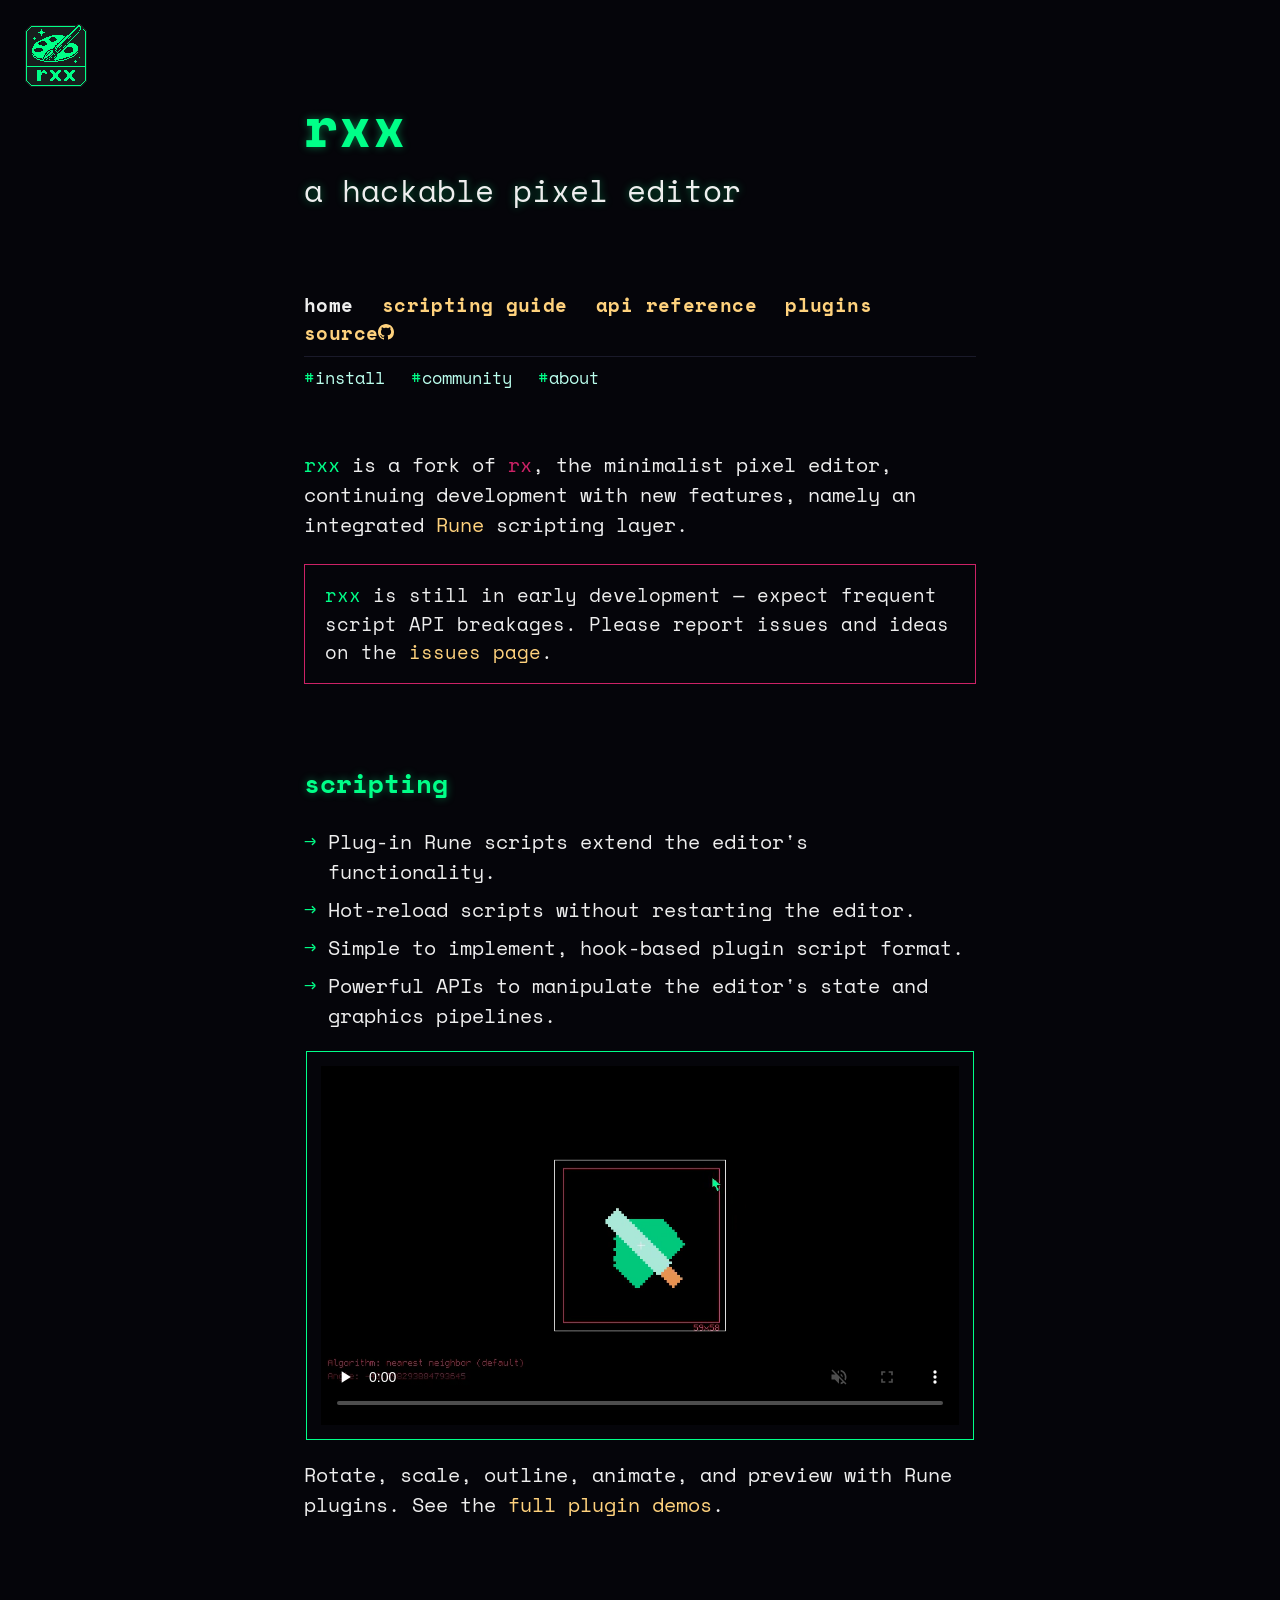
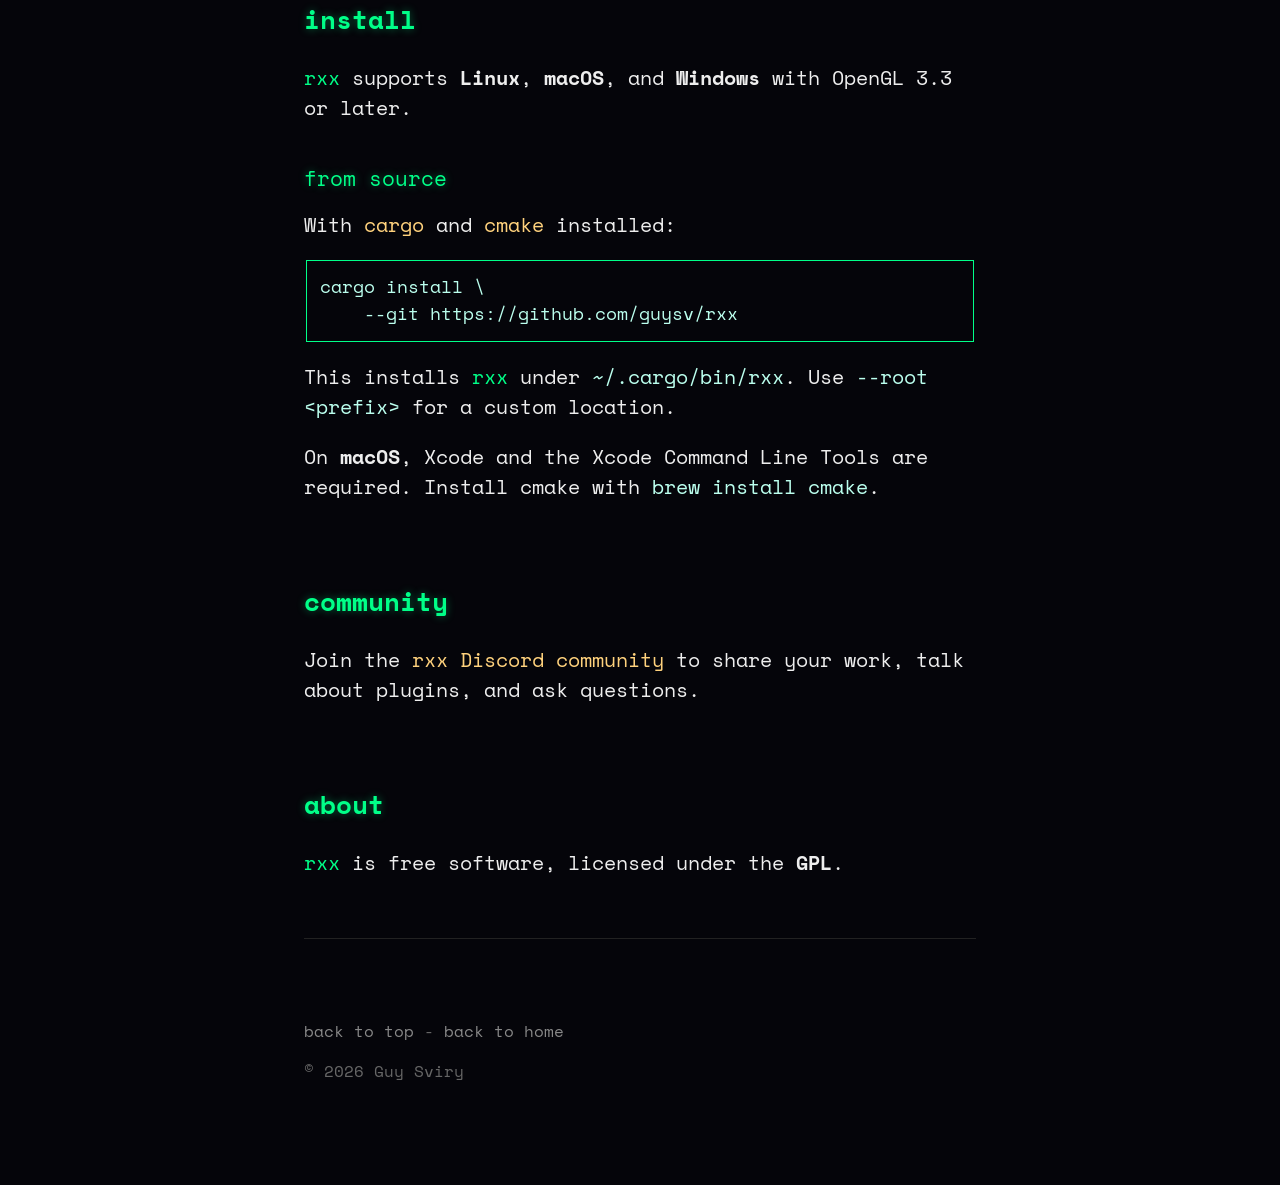
<file: www/index.html>
<!DOCTYPE html>
<html lang="en">
<head>
  <meta charset="utf-8">
  <meta name="viewport" content="width=device-width, initial-scale=1">
  <title>rxx — a pixel editor, reborn</title>
  <link rel="icon" href="favicon.ico" sizes="16x16 32x32 48x48">
  <link rel="icon" type="image/png" sizes="16x16" href="favicon-16x16.png">
  <link rel="icon" type="image/png" sizes="32x32" href="favicon-32x32.png">
  <link rel="icon" type="image/png" sizes="48x48" href="favicon-48x48.png">
  <link rel="preconnect" href="https://fonts.googleapis.com">
  <link rel="preconnect" href="https://fonts.gstatic.com" crossorigin>
  <link href="https://fonts.googleapis.com/css2?family=Space+Mono:ital,wght@0,400;0,700;1,400&display=swap" rel="stylesheet">
  <link rel="stylesheet" href="style.css">
</head>
<body id="top">

  <p class="logo">
    <a href="/"><img src="rxx.png" alt="rxx"></a>
  </p>

  <h1>
    <em class="rxx">rxx</em>
    <span class="subtitle">a hackable pixel editor</span>
  </h1>

  <p class="nav nav-pages">
    <a href="index.html" class="current">home</a>
    <a href="scripting.html">scripting guide</a>
    <a href="api-reference.html">API reference</a>
    <a href="plugins.html">plugins</a>
    <a href="https://github.com/guysv/rxx">source<svg class="gh" width="16" height="16" viewBox="0 0 16 16" aria-hidden="true"><path fill="currentColor" d="M8 0C3.58 0 0 3.58 0 8c0 3.54 2.29 6.53 5.47 7.59.4.07.55-.17.55-.38 0-.19-.01-.82-.01-1.49-2.01.37-2.53-.49-2.69-.94-.09-.23-.48-.94-.82-1.13-.28-.15-.68-.52-.01-.53.63-.01 1.08.58 1.23.82.72 1.21 1.87.87 2.33.66.07-.52.28-.87.51-1.07-1.78-.2-3.64-.89-3.64-3.95 0-.87.31-1.59.82-2.15-.08-.2-.36-1.02.08-2.12 0 0 .67-.21 2.2.82.64-.18 1.32-.27 2-.27.68 0 1.36.09 2 .27 1.53-1.04 2.2-.82 2.2-.82.44 1.1.16 1.92.08 2.12.51.56.82 1.27.82 2.15 0 3.07-1.87 3.75-3.65 3.95.29.25.54.73.54 1.48 0 1.07-.01 1.93-.01 2.2 0 .21.15.46.55.38A8.013 8.013 0 0 0 16 8c0-4.42-3.58-8-8-8z"/></svg></a>
  </p>
  <p class="nav nav-sections">
    <a href="#install">install</a>
    <a href="#community">community</a>
    <a href="#about">about</a>
  </p>

  <p>
    <em class="rxx">rxx</em> is a fork of <a href="https://rx.cloudhead.io/"><em class="rx">rx</em></a>,
    the minimalist pixel editor, continuing development with new features, namely an integrated
    <a href="https://rune-rs.github.io/">Rune</a> scripting layer.
  </p>

  <div class="warning-box">
    <p>
      <em class="rxx">rxx</em> is still in early development — expect frequent script API breakages. Please report issues and ideas on the <a href="https://github.com/guysv/rxx/issues">issues page</a>.
    </p>
  </div>

  <h2><a href="scripting.html" style="color: inherit; text-decoration: none;">scripting</a></h2>

  <ul>
    <li>Plug-in Rune scripts extend the editor's functionality.</li>
    <li>Hot-reload scripts without restarting the editor.</li>
    <li>Simple to implement, hook-based plugin script format.</li>
    <li>Powerful APIs to manipulate the editor's state and graphics pipelines.</li>
  </ul>

  <figure>
    <div class="video-frame">
      <video controls muted loop playsinline preload="none" poster="media/plugin-highlights.png?v=1" width="960" height="540" aria-label="Plugin highlights" aria-describedby="plugin-highlights-caption">
        <source src="media/plugin-highlights.mp4?v=1" type="video/mp4">
        <a href="media/plugin-highlights.mp4?v=1">Download the plugin highlight reel</a>.
      </video>
    </div>
    <figcaption id="plugin-highlights-caption">Rotate, scale, outline, animate, and preview with Rune plugins. See the <a href="plugins.html">full plugin demos</a>.</figcaption>
  </figure>

  <h2 id="install">install</h2>

  <p>
    <em class="rxx">rxx</em> supports <strong>Linux</strong>, <strong>macOS</strong>,
    and <strong>Windows</strong> with OpenGL 3.3 or later.
  </p>

  <h3>from source</h3>

  <p>
    With <a href="https://crates.io/install">cargo</a> and
    <a href="https://cmake.org/download/">cmake</a> installed:
  </p>

  <pre><code>cargo install \
    --git https://github.com/guysv/rxx</code></pre>

  <p>
    This installs <em class="rxx">rxx</em> under <code>~/.cargo/bin/rxx</code>.
    Use <code>--root &lt;prefix&gt;</code> for a custom location.
  </p>

  <p>
    On <strong>macOS</strong>, Xcode and the Xcode Command Line Tools are
    required. Install cmake with <code>brew install cmake</code>.
  </p>

  <h2 id="community">community</h2>

  <p>Join the <a href="https://discord.gg/NhX5GQEgr5">rxx Discord community</a> to share your work, talk about plugins, and ask questions.</p>

  <h2 id="about">about</h2>

  <p>
    <em class="rxx">rxx</em> is free software, licensed under the <strong>GPL</strong>.
  </p>

  <hr>

  <div class="footer">
    <p><a href="#top">back to top</a> - <a href="index.html">back to home</a></p>
    <p>&copy; 2026 Guy Sviry</p>
  </div>

</body>
</html>
</file>
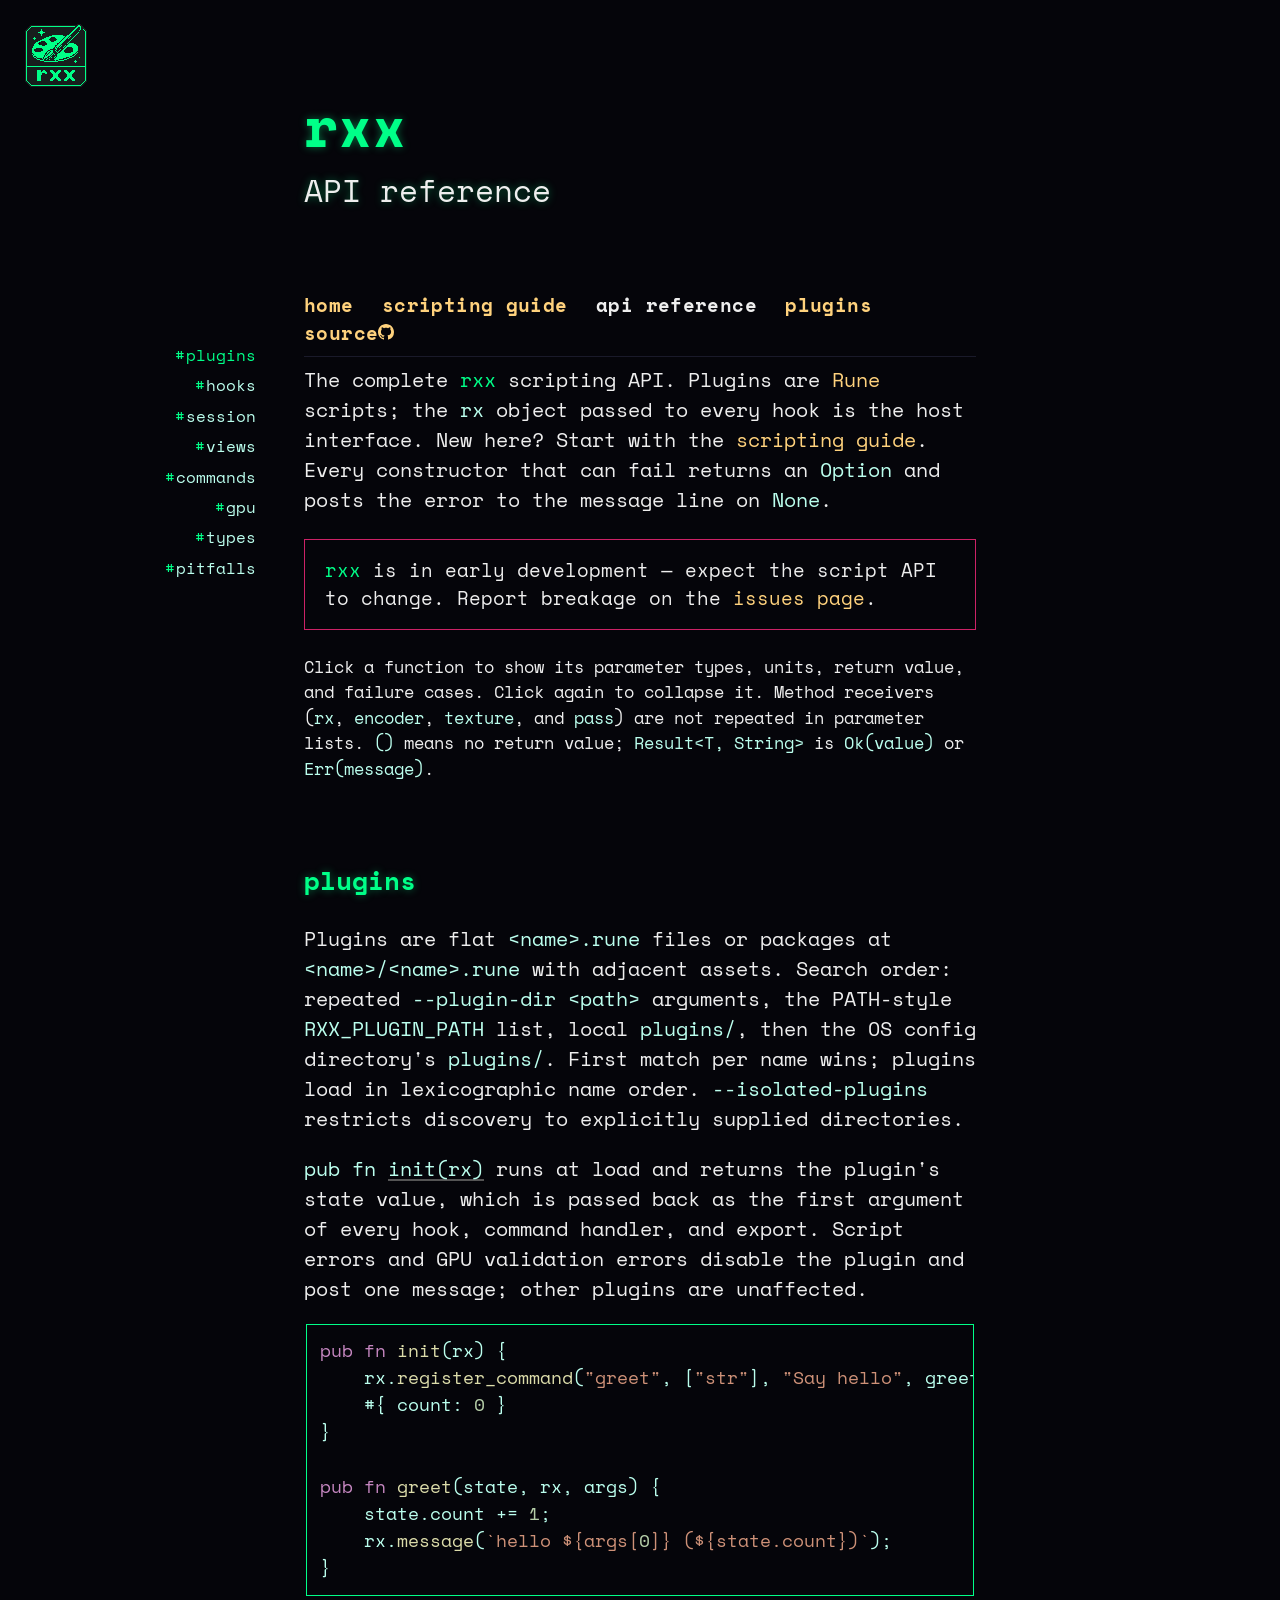
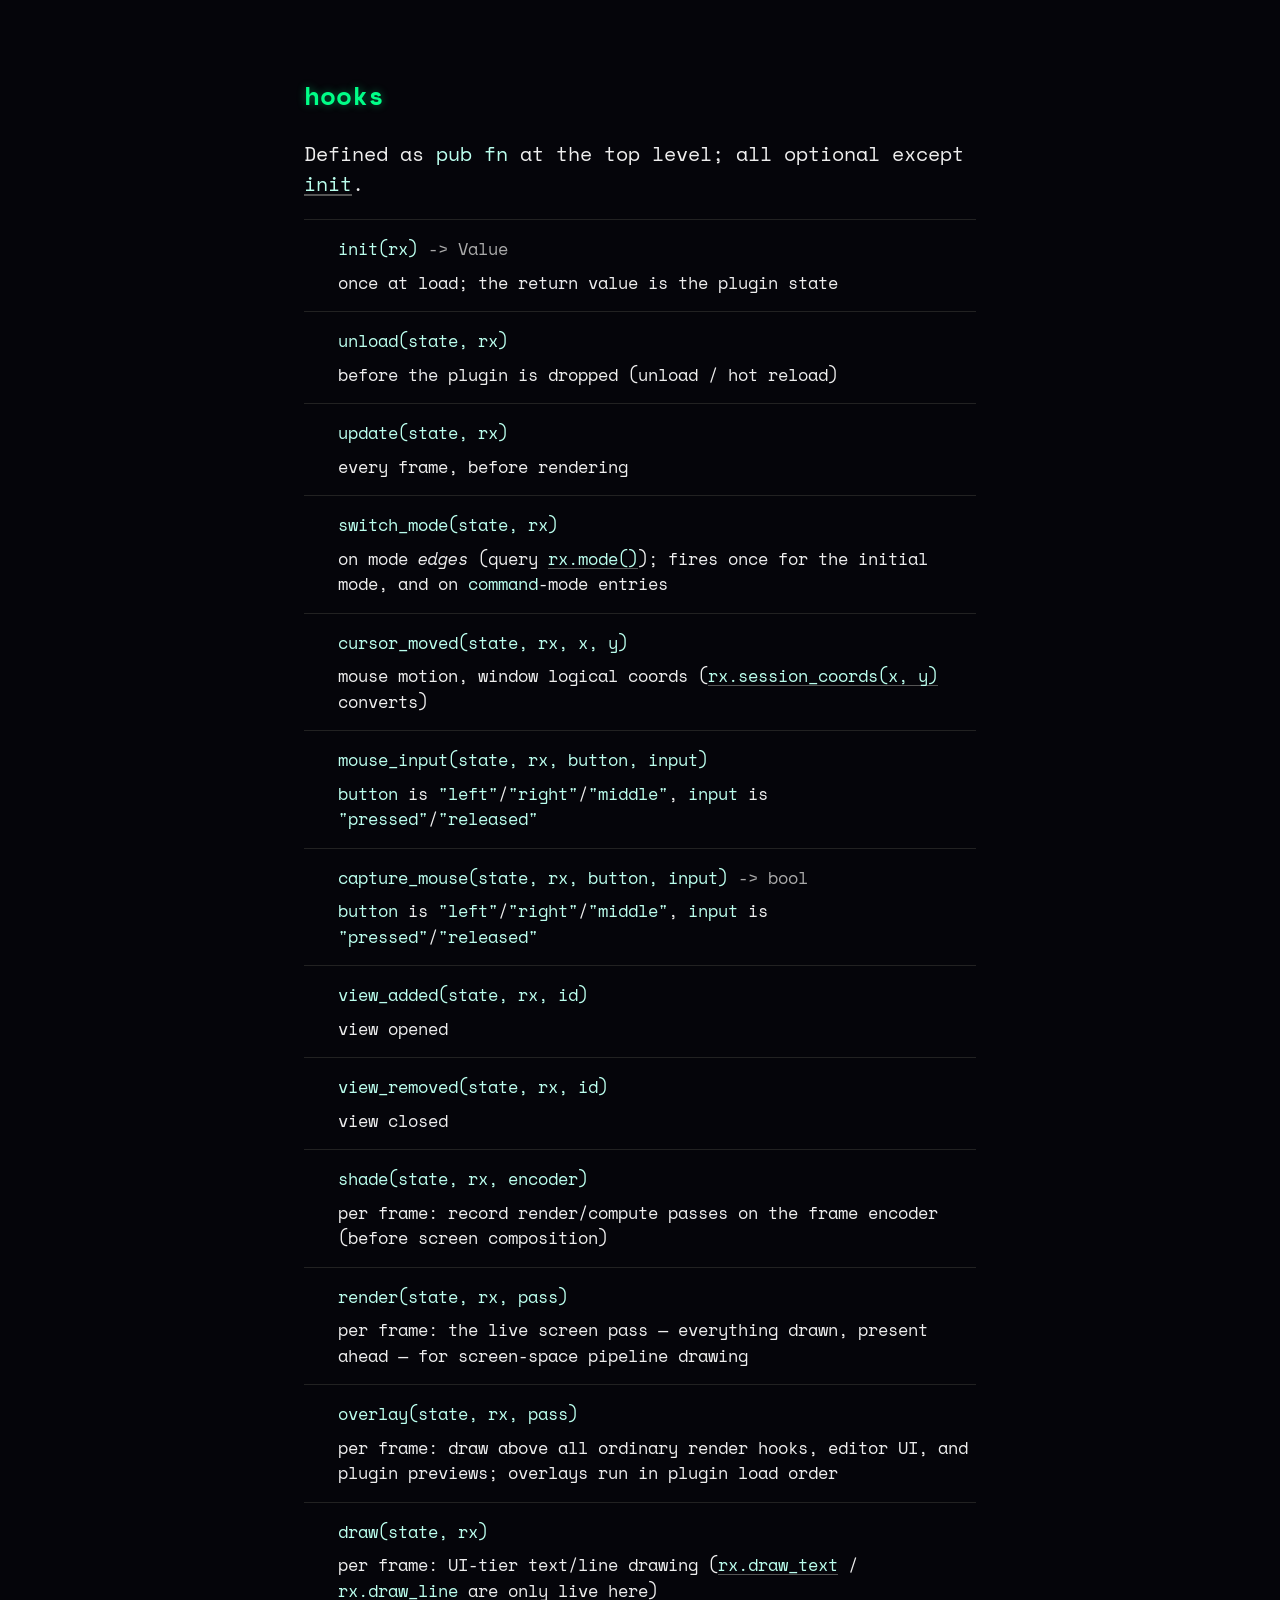
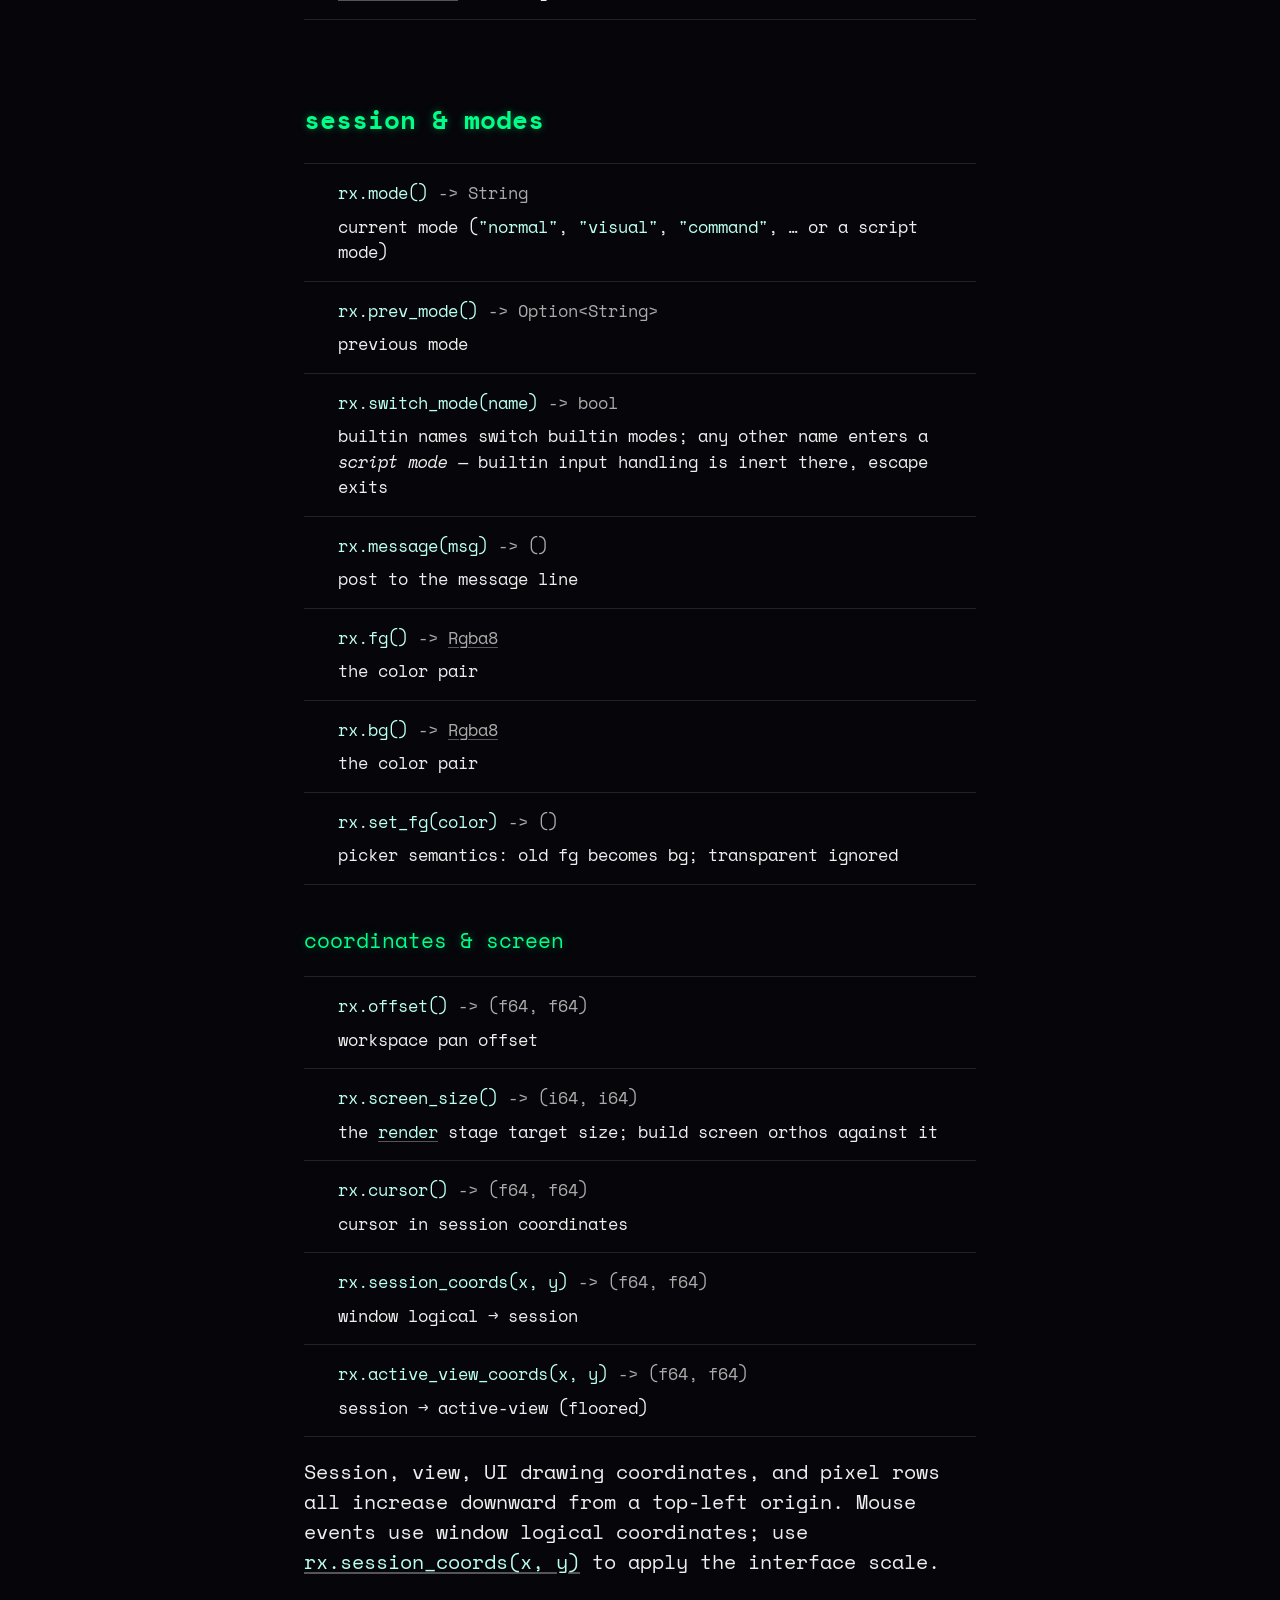
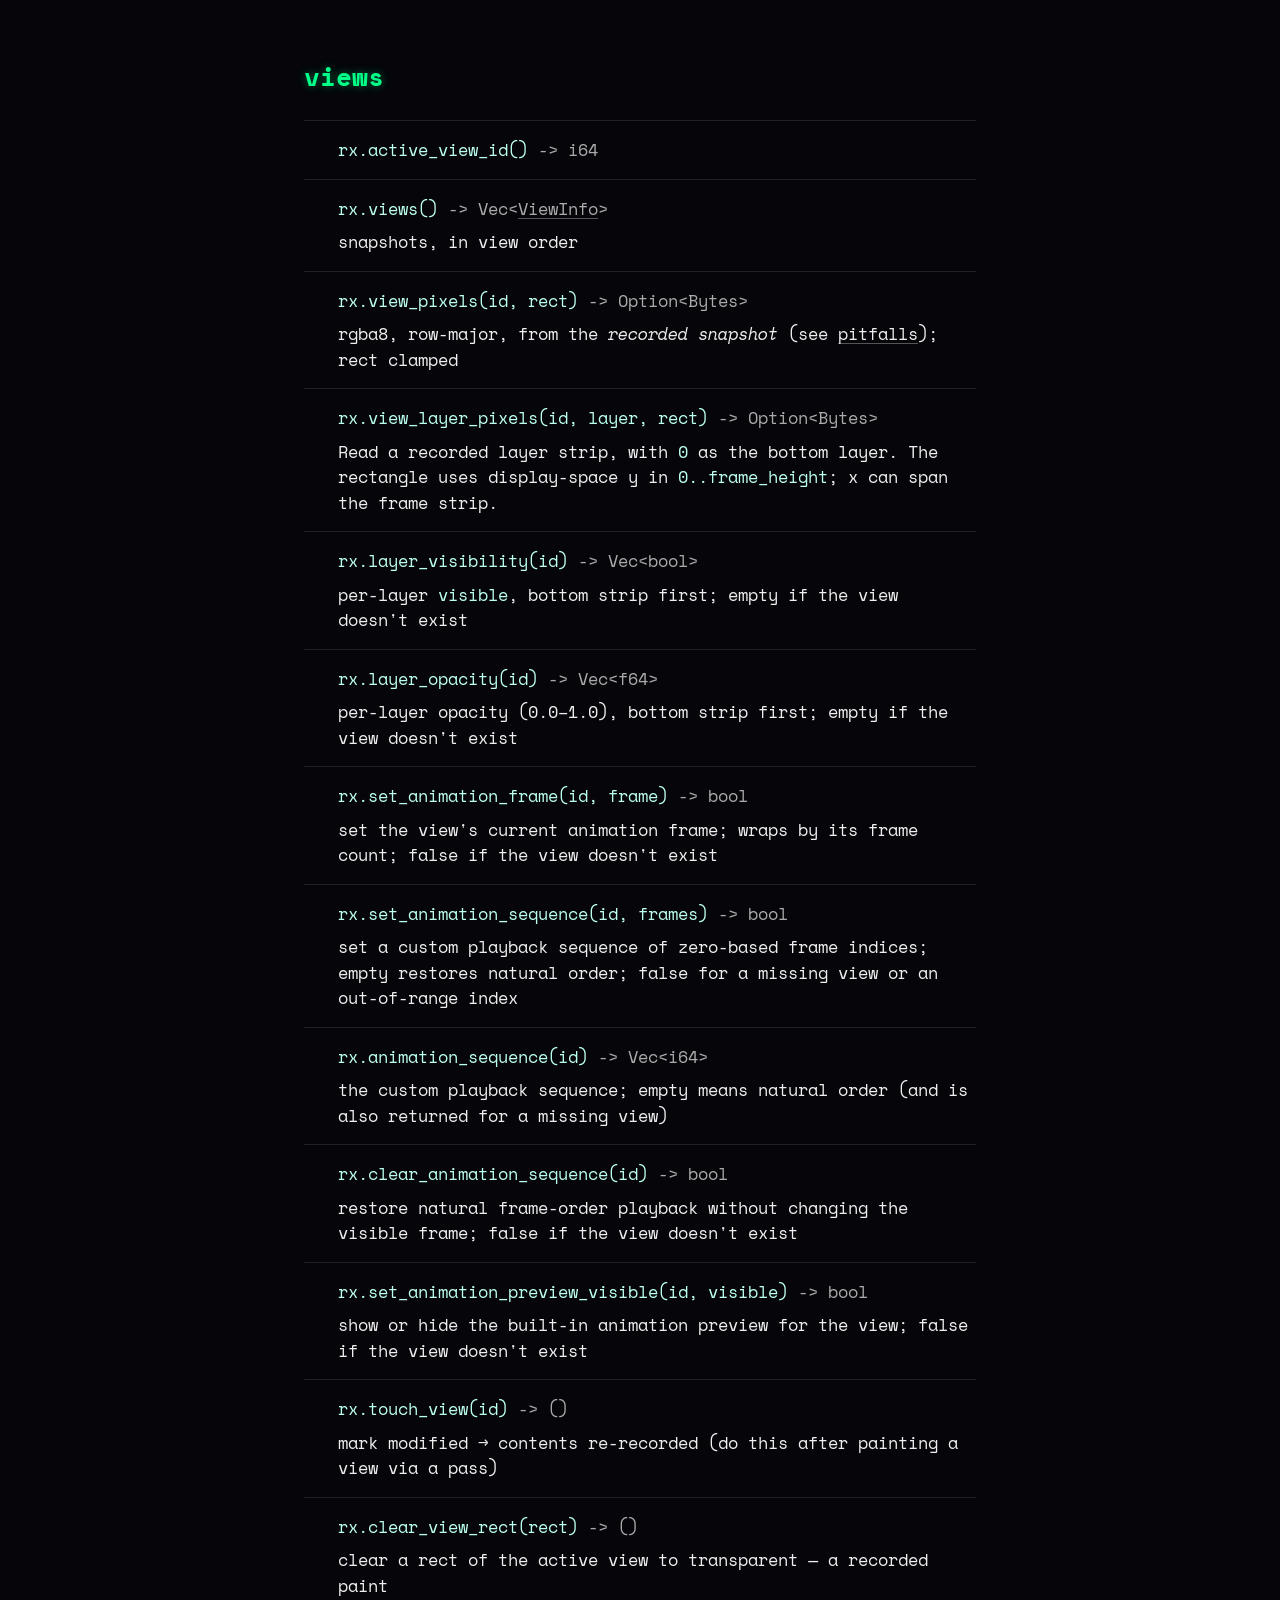
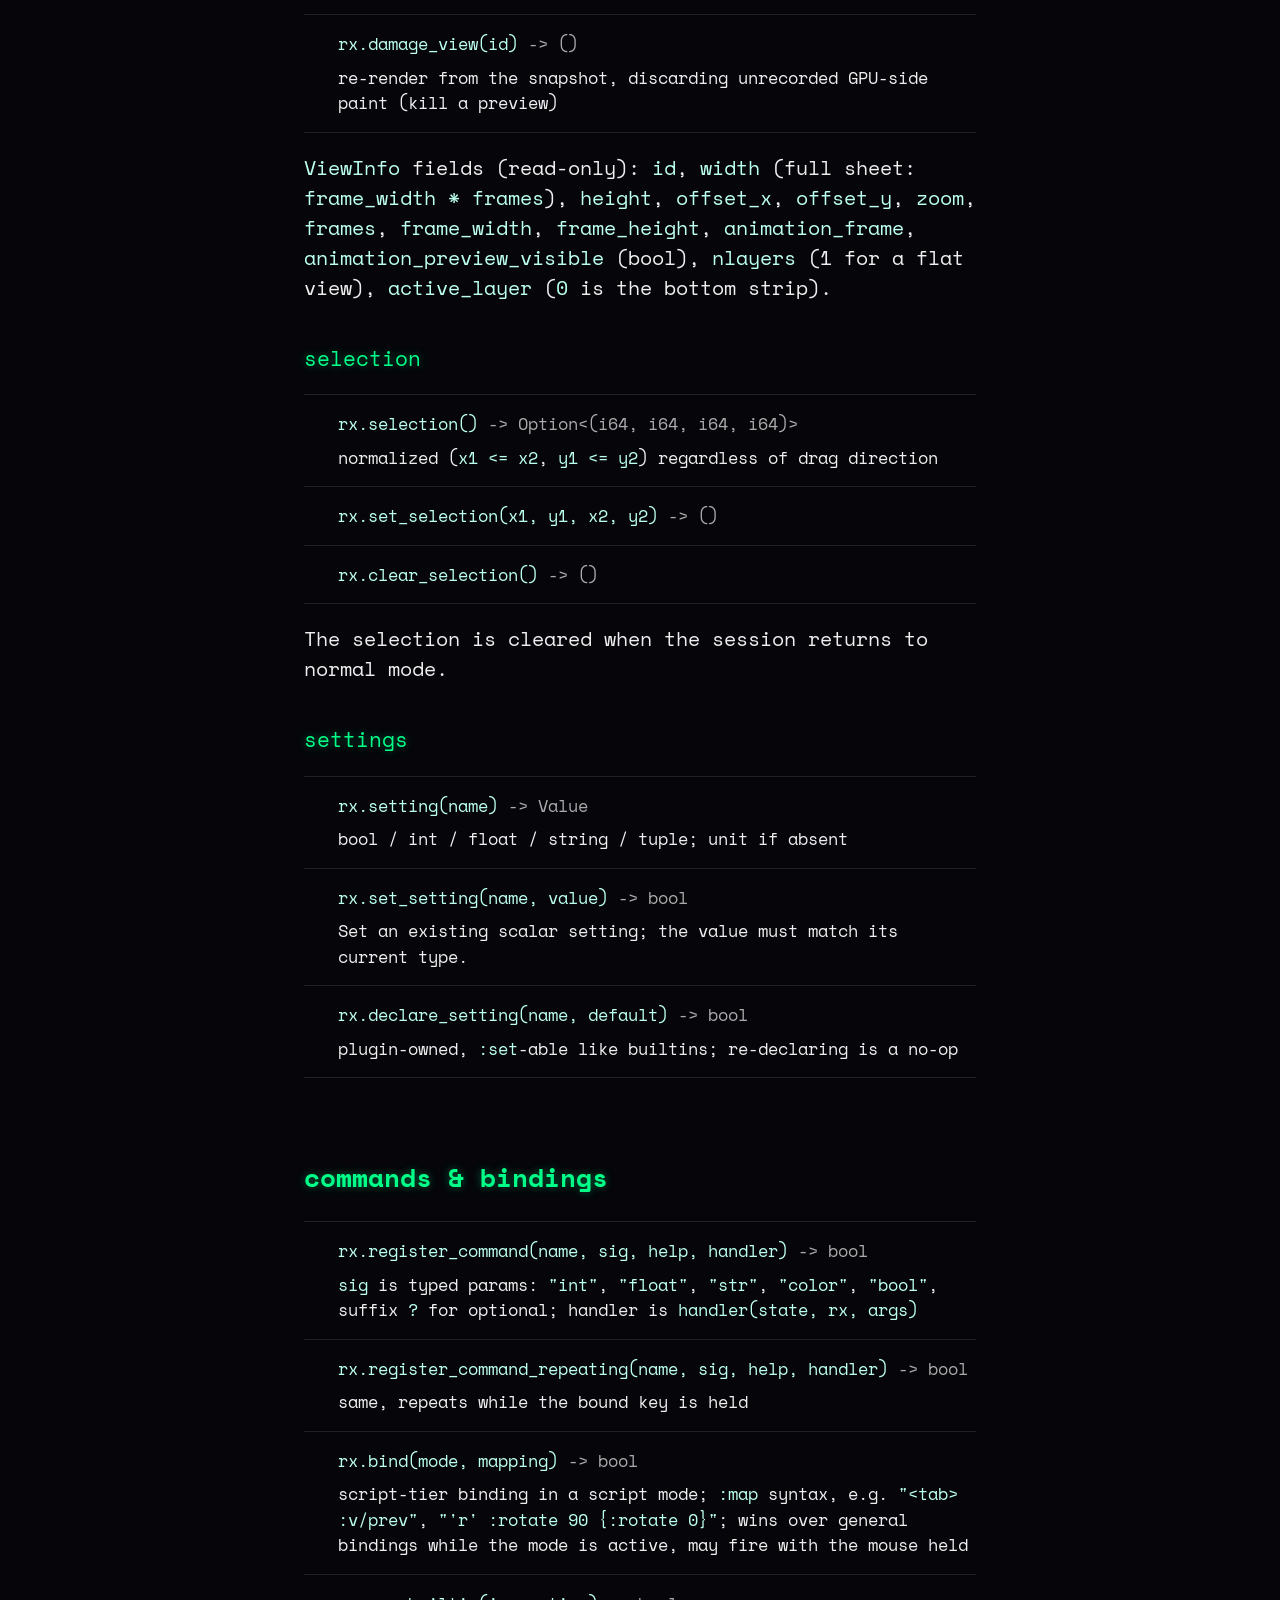
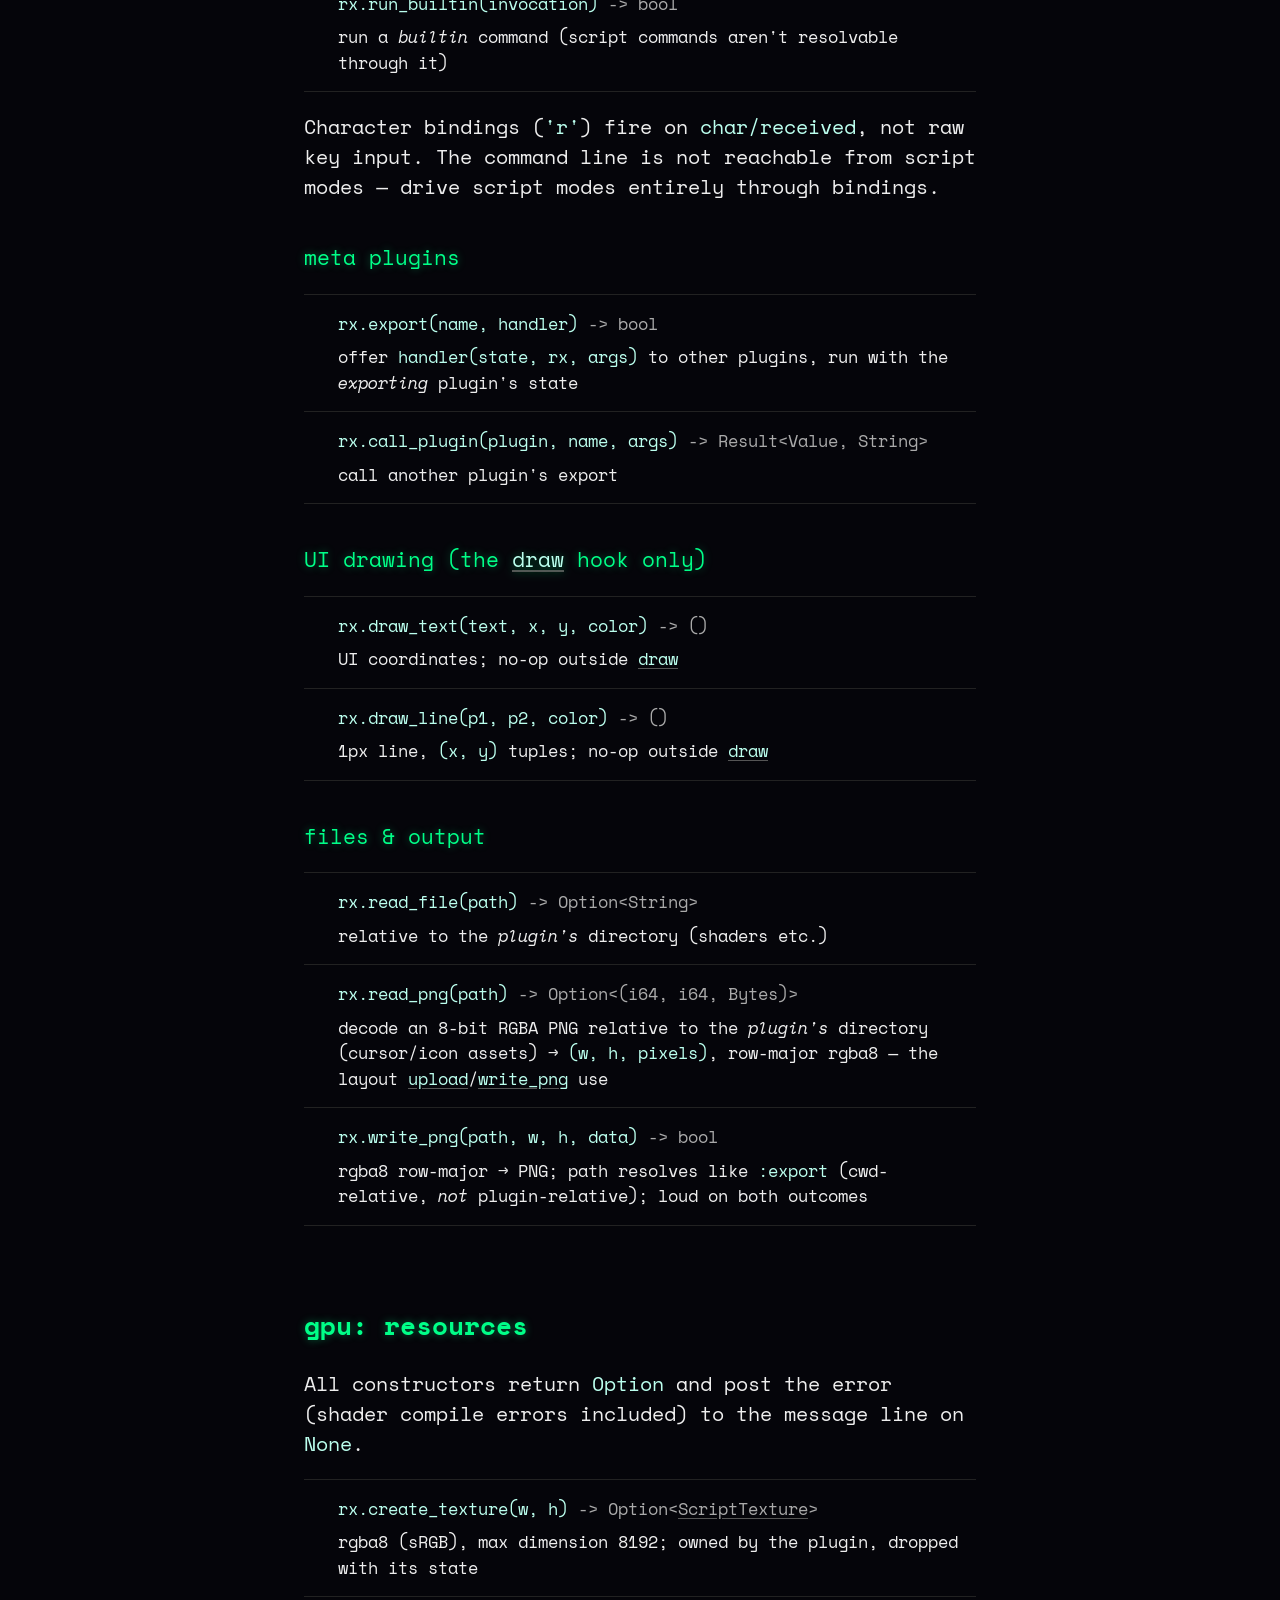
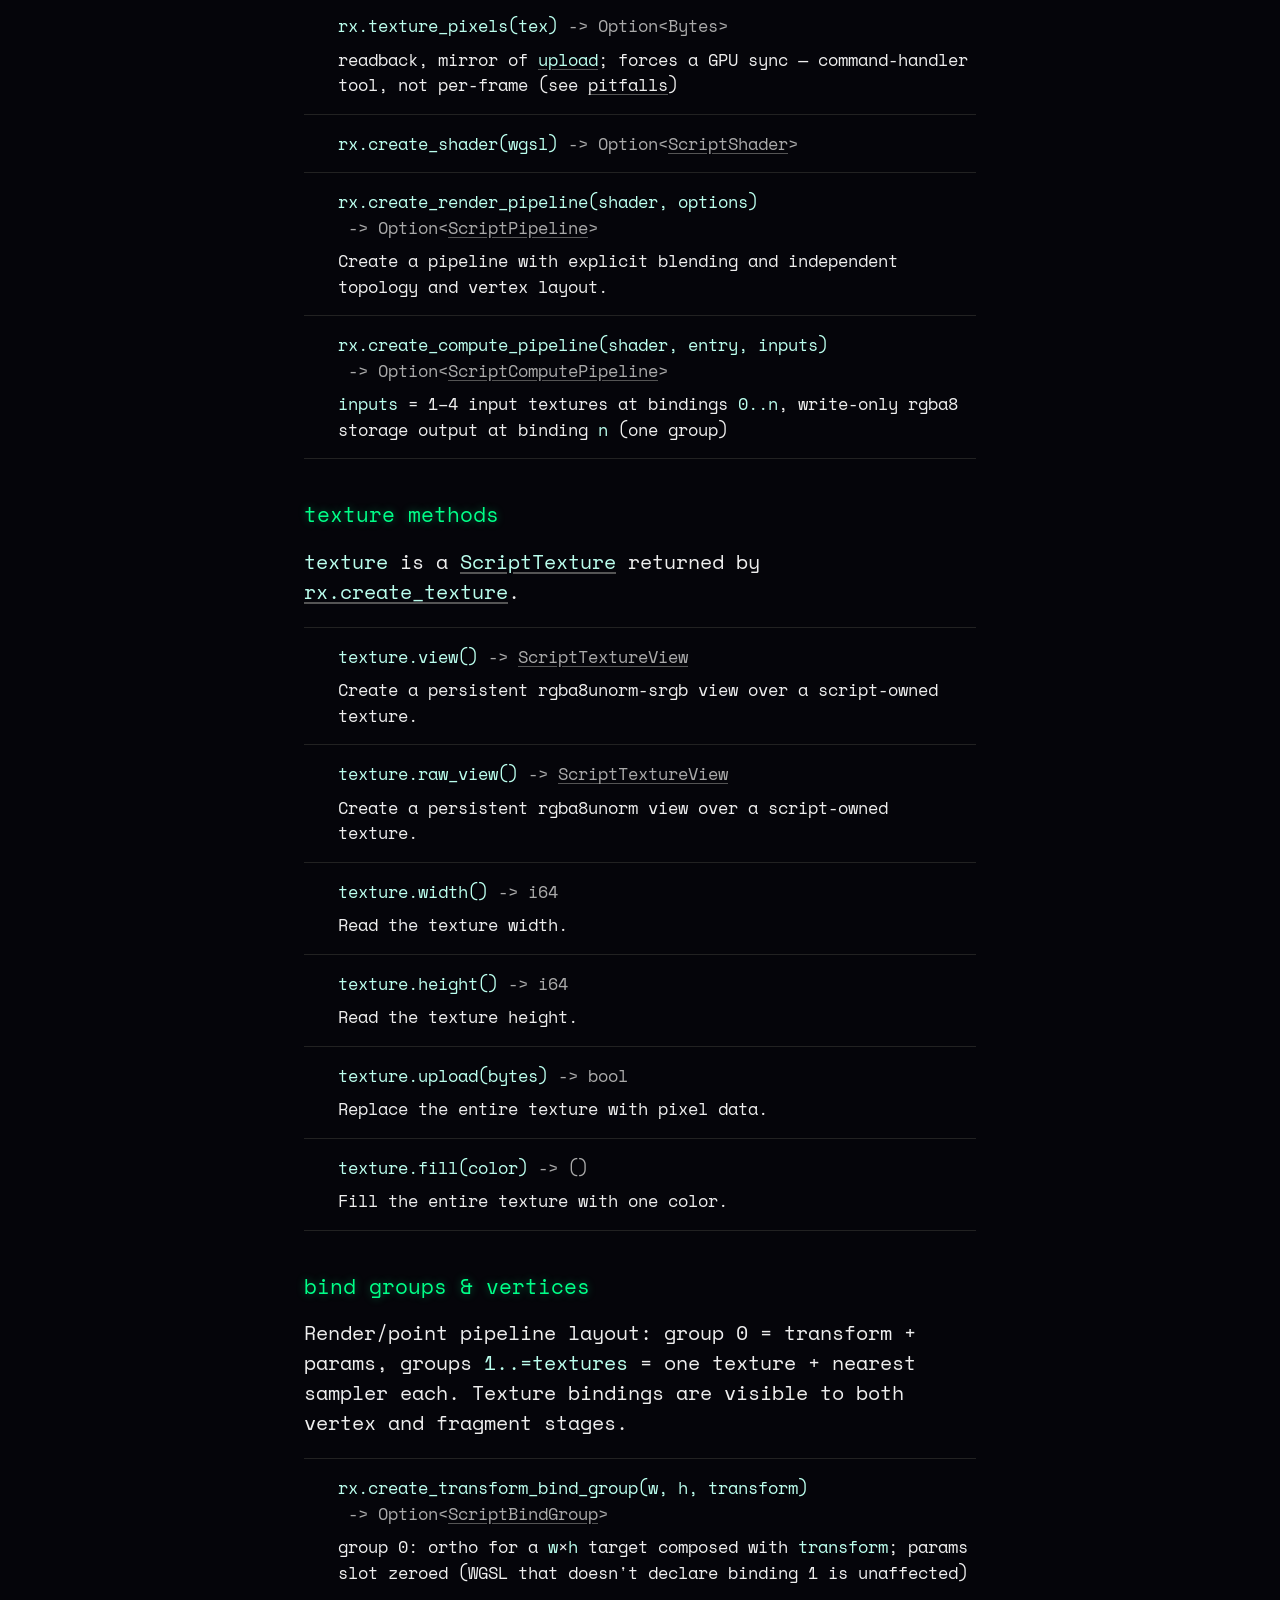
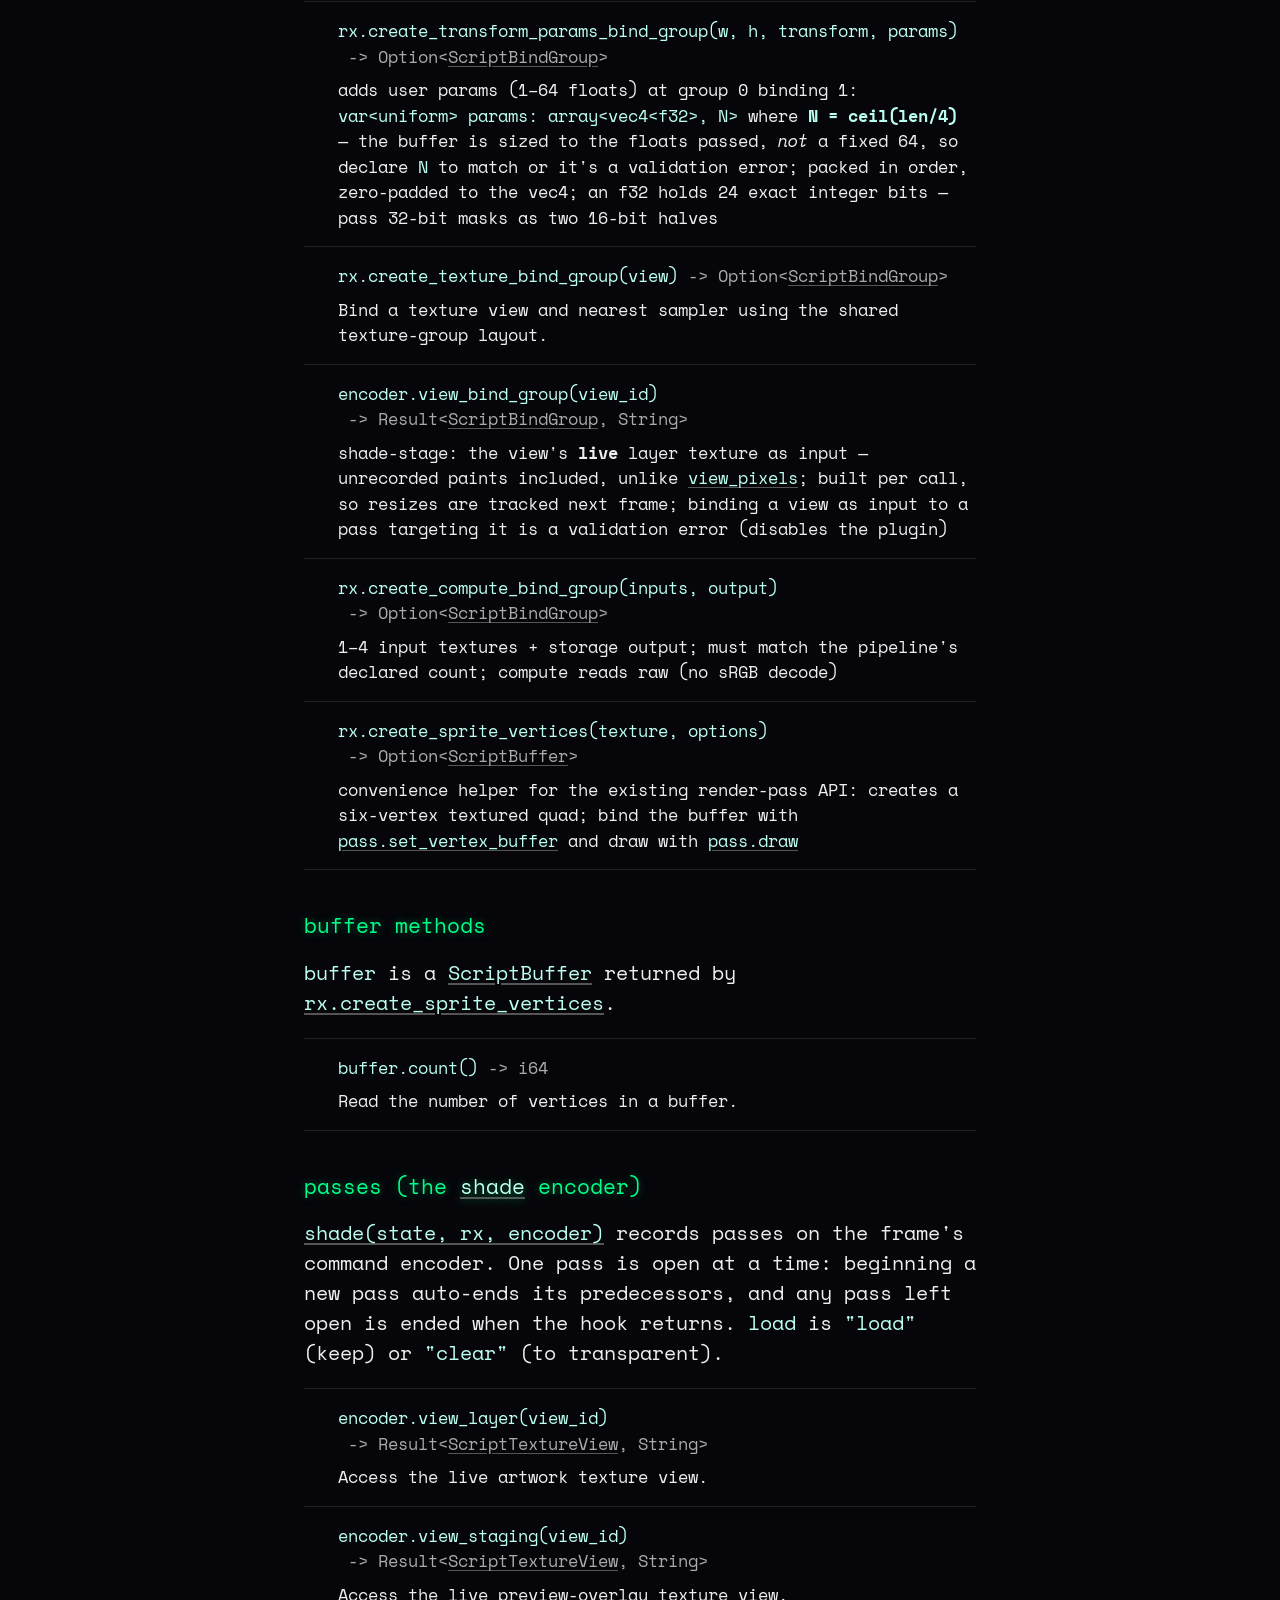
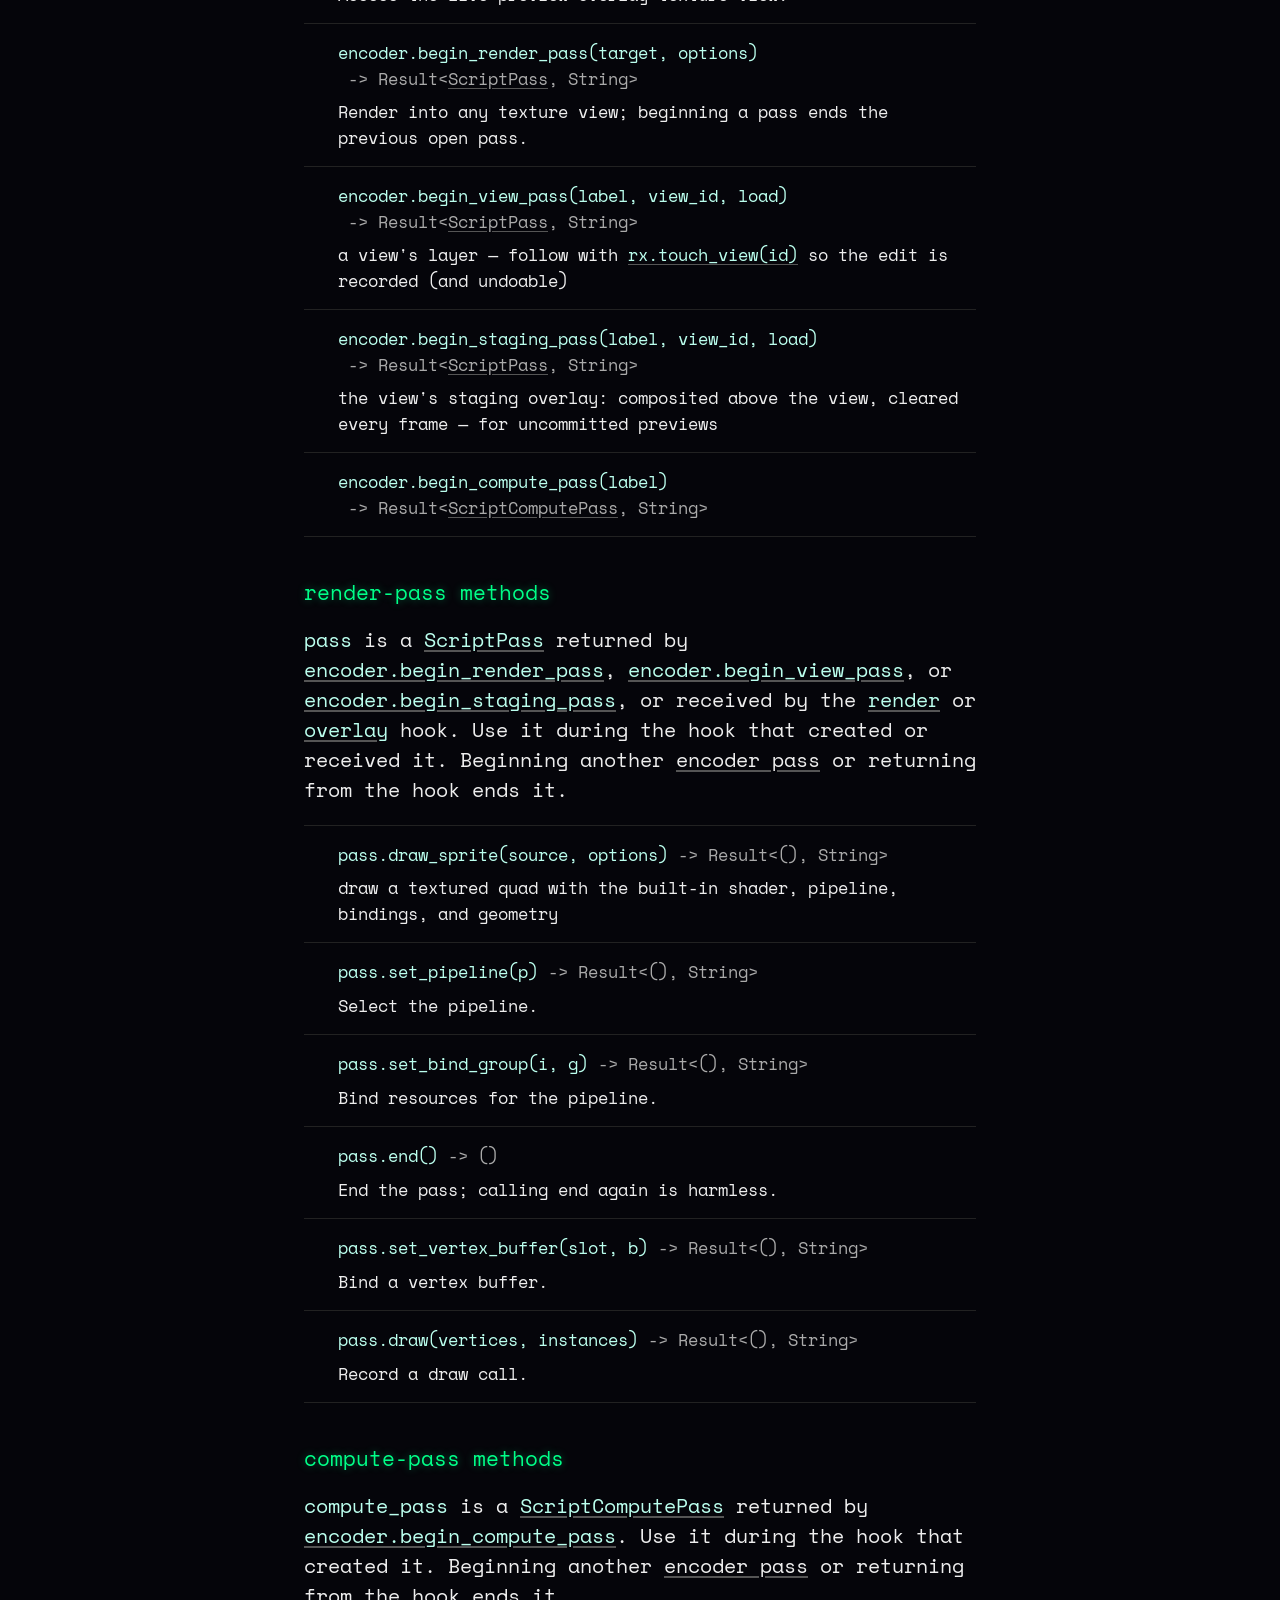
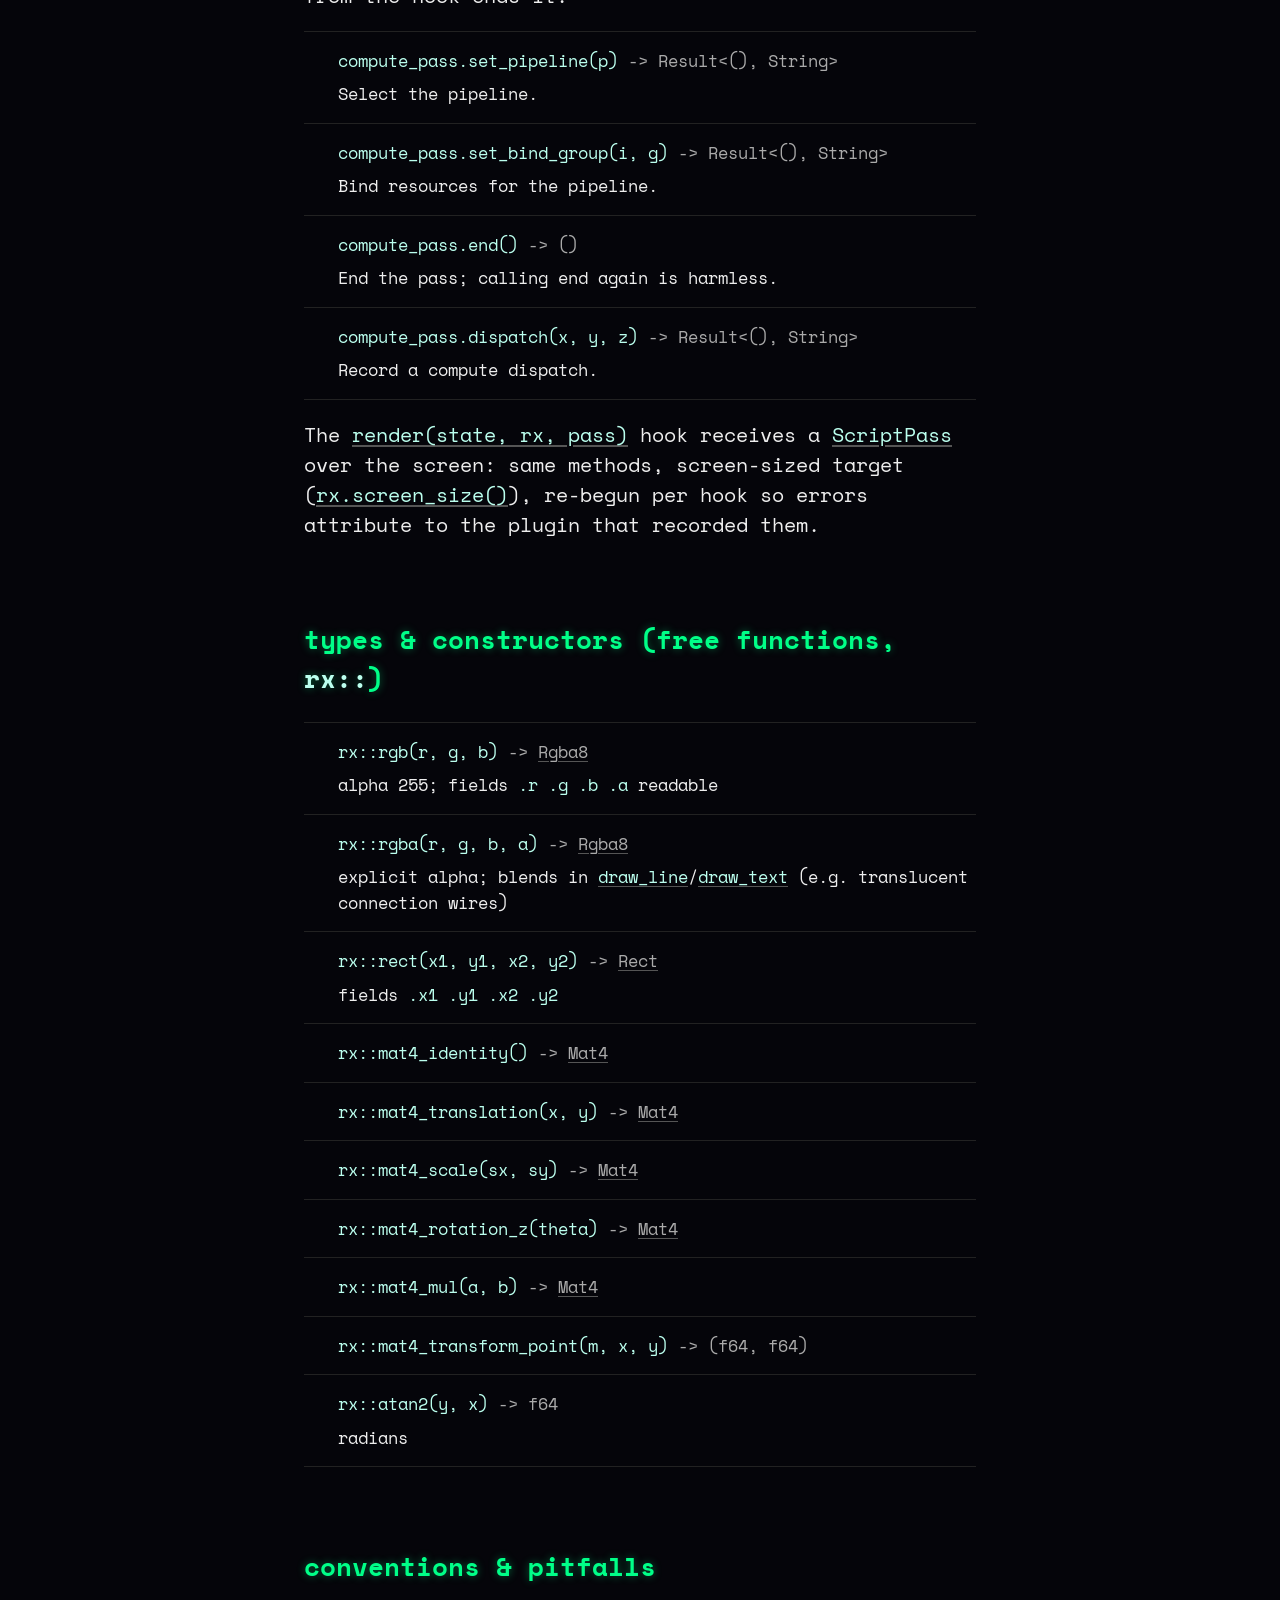
<file: www/api-reference.html>
<!DOCTYPE html>
<html lang="en">
<head>
  <meta charset="utf-8">
  <meta name="viewport" content="width=device-width, initial-scale=1">
  <title>rxx — API reference</title>
  <link rel="icon" href="favicon.ico" sizes="16x16 32x32 48x48">
  <link rel="icon" type="image/png" sizes="16x16" href="favicon-16x16.png">
  <link rel="icon" type="image/png" sizes="32x32" href="favicon-32x32.png">
  <link rel="icon" type="image/png" sizes="48x48" href="favicon-48x48.png">
  <link rel="preconnect" href="https://fonts.googleapis.com">
  <link rel="preconnect" href="https://fonts.gstatic.com" crossorigin>
  <link href="https://fonts.googleapis.com/css2?family=Space+Mono:ital,wght@0,400;0,700;1,400&display=swap" rel="stylesheet">
  <link rel="stylesheet" href="style.css?v=reference-3">
  <link rel="stylesheet" href="api-reference.css?v=23">
  <script src="api-reference.js?v=7" defer></script>
</head>
<body id="top" class="api-reference">

  <p class="logo">
    <a href="/"><img src="rxx.png" alt="rxx"></a>
  </p>

  <h1>
    <em class="rxx">rxx</em>
    <span class="subtitle">API reference</span>
  </h1>

  <p class="nav nav-pages">
    <a href="index.html">home</a>
    <a href="scripting.html">scripting guide</a>
    <a href="api-reference.html" class="current">API reference</a>
    <a href="plugins.html">plugins</a>
    <a href="https://github.com/guysv/rxx">source<svg class="gh" width="16" height="16" viewBox="0 0 16 16" aria-hidden="true"><path fill="currentColor" d="M8 0C3.58 0 0 3.58 0 8c0 3.54 2.29 6.53 5.47 7.59.4.07.55-.17.55-.38 0-.19-.01-.82-.01-1.49-2.01.37-2.53-.49-2.69-.94-.09-.23-.48-.94-.82-1.13-.28-.15-.68-.52-.01-.53.63-.01 1.08.58 1.23.82.72 1.21 1.87.87 2.33.66.07-.52.28-.87.51-1.07-1.78-.2-3.64-.89-3.64-3.95 0-.87.31-1.59.82-2.15-.08-.2-.36-1.02.08-2.12 0 0 .67-.21 2.2.82.64-.18 1.32-.27 2-.27.68 0 1.36.09 2 .27 1.53-1.04 2.2-.82 2.2-.82.44 1.1.16 1.92.08 2.12.51.56.82 1.27.82 2.15 0 3.07-1.87 3.75-3.65 3.95.29.25.54.73.54 1.48 0 1.07-.01 1.93-.01 2.2 0 .21.15.46.55.38A8.013 8.013 0 0 0 16 8c0-4.42-3.58-8-8-8z"/></svg></a>
  </p>
  <nav class="nav nav-sections nav-toc api-toc" aria-label="API contents">
    <ul>
      <li class="api-toc-branch"><a href="#plugins">plugins</a></li>
      <li class="api-toc-branch"><a href="#hooks">hooks</a>
        <ul>
          <li class="api-toc-api"><a href="#init">init</a></li>
          <li class="api-toc-api"><a href="#unload">unload</a></li>
          <li class="api-toc-api"><a href="#update">update</a></li>
          <li class="api-toc-api"><a href="#switch_mode">switch_mode</a></li>
          <li class="api-toc-api"><a href="#cursor_moved">cursor_moved</a></li>
          <li class="api-toc-api"><a href="#mouse_input">mouse_input</a></li>
          <li class="api-toc-api"><a href="#capture_mouse">capture_mouse</a></li>
          <li class="api-toc-api"><a href="#view_added">view_added</a></li>
          <li class="api-toc-api"><a href="#view_removed">view_removed</a></li>
          <li class="api-toc-api"><a href="#shade">shade</a></li>
          <li class="api-toc-api"><a href="#render">render</a></li>
          <li class="api-toc-api"><a href="#overlay">overlay</a></li>
          <li class="api-toc-api"><a href="#draw">draw</a></li>
        </ul>
      </li>
      <li class="api-toc-branch"><a href="#session">session</a>
        <ul>
          <li class="api-toc-api"><a href="#rx-mode">rx.<wbr>mode</a></li>
          <li class="api-toc-api"><a href="#rx-prev_mode">rx.<wbr>prev_mode</a></li>
          <li class="api-toc-api"><a href="#rx-switch_mode">rx.<wbr>switch_mode</a></li>
          <li class="api-toc-api"><a href="#rx-message">rx.<wbr>message</a></li>
          <li class="api-toc-api"><a href="#rx-fg">rx.<wbr>fg</a></li>
          <li class="api-toc-api"><a href="#rx-bg">rx.<wbr>bg</a></li>
          <li class="api-toc-api"><a href="#rx-set_fg">rx.<wbr>set_fg</a></li>
          <li class="api-toc-branch"><a href="#coordinates-screen">coordinates &amp; screen</a>
            <ul>
              <li class="api-toc-api"><a href="#rx-offset">rx.<wbr>offset</a></li>
              <li class="api-toc-api"><a href="#rx-screen_size">rx.<wbr>screen_size</a></li>
              <li class="api-toc-api"><a href="#rx-cursor">rx.<wbr>cursor</a></li>
              <li class="api-toc-api"><a href="#rx-session_coords">rx.<wbr>session_coords</a></li>
              <li class="api-toc-api"><a href="#rx-active_view_coords">rx.<wbr>active_view_coords</a></li>
            </ul>
          </li>
        </ul>
      </li>
      <li class="api-toc-branch"><a href="#views">views</a>
        <ul>
          <li class="api-toc-api"><a href="#rx-active_view_id">rx.<wbr>active_view_id</a></li>
          <li class="api-toc-api"><a href="#rx-views">rx.<wbr>views</a></li>
          <li class="api-toc-api"><a href="#rx-view_pixels">rx.<wbr>view_pixels</a></li>
          <li class="api-toc-api"><a href="#rx-view_layer_pixels">rx.<wbr>view_layer_pixels</a></li>
          <li class="api-toc-api"><a href="#rx-layer_visibility">rx.<wbr>layer_visibility</a></li>
          <li class="api-toc-api"><a href="#rx-layer_opacity">rx.<wbr>layer_opacity</a></li>
          <li class="api-toc-api"><a href="#rx-set_animation_frame">rx.<wbr>set_animation_frame</a></li>
          <li class="api-toc-api"><a href="#rx-set_animation_sequence">rx.<wbr>set_animation_sequence</a></li>
          <li class="api-toc-api"><a href="#rx-animation_sequence">rx.<wbr>animation_sequence</a></li>
          <li class="api-toc-api"><a href="#rx-clear_animation_sequence">rx.<wbr>clear_animation_sequence</a></li>
          <li class="api-toc-api"><a href="#rx-set_animation_preview_visible">rx.<wbr>set_animation_preview_visible</a></li>
          <li class="api-toc-api"><a href="#rx-touch_view">rx.<wbr>touch_view</a></li>
          <li class="api-toc-api"><a href="#rx-clear_view_rect">rx.<wbr>clear_view_rect</a></li>
          <li class="api-toc-api"><a href="#rx-damage_view">rx.<wbr>damage_view</a></li>
          <li class="api-toc-branch"><a href="#selection">selection</a>
            <ul>
              <li class="api-toc-api"><a href="#rx-selection">rx.<wbr>selection</a></li>
              <li class="api-toc-api"><a href="#rx-set_selection">rx.<wbr>set_selection</a></li>
              <li class="api-toc-api"><a href="#rx-clear_selection">rx.<wbr>clear_selection</a></li>
            </ul>
          </li>
          <li class="api-toc-branch"><a href="#settings">settings</a>
            <ul>
              <li class="api-toc-api"><a href="#rx-setting">rx.<wbr>setting</a></li>
              <li class="api-toc-api"><a href="#rx-set_setting">rx.<wbr>set_setting</a></li>
              <li class="api-toc-api"><a href="#rx-declare_setting">rx.<wbr>declare_setting</a></li>
            </ul>
          </li>
        </ul>
      </li>
      <li class="api-toc-branch"><a href="#commands">commands</a>
        <ul>
          <li class="api-toc-api"><a href="#rx-register_command">rx.<wbr>register_command</a></li>
          <li class="api-toc-api"><a href="#rx-register_command_repeating">rx.<wbr>register_command_repeating</a></li>
          <li class="api-toc-api"><a href="#rx-bind">rx.<wbr>bind</a></li>
          <li class="api-toc-api"><a href="#rx-run_builtin">rx.<wbr>run_builtin</a></li>
          <li class="api-toc-branch"><a href="#meta-plugins">meta plugins</a>
            <ul>
              <li class="api-toc-api"><a href="#rx-export">rx.<wbr>export</a></li>
              <li class="api-toc-api"><a href="#rx-call_plugin">rx.<wbr>call_plugin</a></li>
            </ul>
          </li>
          <li class="api-toc-branch"><a href="#ui-drawing">UI drawing (the draw hook only)</a>
            <ul>
              <li class="api-toc-api"><a href="#rx-draw_text">rx.<wbr>draw_text</a></li>
              <li class="api-toc-api"><a href="#rx-draw_line">rx.<wbr>draw_line</a></li>
            </ul>
          </li>
          <li class="api-toc-branch"><a href="#files-output">files &amp; output</a>
            <ul>
              <li class="api-toc-api"><a href="#rx-read_file">rx.<wbr>read_file</a></li>
              <li class="api-toc-api"><a href="#rx-read_png">rx.<wbr>read_png</a></li>
              <li class="api-toc-api"><a href="#rx-write_png">rx.<wbr>write_png</a></li>
            </ul>
          </li>
        </ul>
      </li>
      <li class="api-toc-branch"><a href="#gpu">gpu</a>
        <ul>
          <li class="api-toc-api"><a href="#rx-create_texture">rx.<wbr>create_texture</a></li>
          <li class="api-toc-api"><a href="#rx-texture_pixels">rx.<wbr>texture_pixels</a></li>
          <li class="api-toc-api"><a href="#rx-create_shader">rx.<wbr>create_shader</a></li>
          <li class="api-toc-api"><a href="#rx-create_render_pipeline">rx.<wbr>create_render_pipeline</a></li>
          <li class="api-toc-api"><a href="#rx-create_compute_pipeline">rx.<wbr>create_compute_pipeline</a></li>
          <li class="api-toc-branch"><a href="#texture-methods">texture methods</a>
            <ul>
              <li class="api-toc-api"><a href="#texture-view">texture.<wbr>view</a></li>
              <li class="api-toc-api"><a href="#texture-raw_view">texture.<wbr>raw_view</a></li>
              <li class="api-toc-api"><a href="#texture-width">texture.<wbr>width</a></li>
              <li class="api-toc-api"><a href="#texture-height">texture.<wbr>height</a></li>
              <li class="api-toc-api"><a href="#texture-upload">texture.<wbr>upload</a></li>
              <li class="api-toc-api"><a href="#texture-fill">texture.<wbr>fill</a></li>
            </ul>
          </li>
          <li class="api-toc-branch"><a href="#bind-groups-vertices">bind groups &amp; vertices</a>
            <ul>
              <li class="api-toc-api"><a href="#rx-create_transform_bind_group">rx.<wbr>create_transform_bind_group</a></li>
              <li class="api-toc-api"><a href="#rx-create_transform_params_bind_group">rx.<wbr>create_transform_params_bind_group</a></li>
              <li class="api-toc-api"><a href="#rx-create_texture_bind_group">rx.<wbr>create_texture_bind_group</a></li>
              <li class="api-toc-api"><a href="#encoder-view_bind_group">encoder.<wbr>view_bind_group</a></li>
              <li class="api-toc-api"><a href="#rx-create_compute_bind_group">rx.<wbr>create_compute_bind_group</a></li>
              <li class="api-toc-api"><a href="#rx-create_sprite_vertices">rx.<wbr>create_sprite_vertices</a></li>
            </ul>
          </li>
          <li class="api-toc-branch"><a href="#buffer-methods">buffer methods</a>
            <ul>
              <li class="api-toc-api"><a href="#buffer-count">buffer.<wbr>count</a></li>
            </ul>
          </li>
          <li class="api-toc-branch"><a href="#passes">passes (the shade encoder)</a>
            <ul>
              <li class="api-toc-api"><a href="#encoder-view_layer">encoder.<wbr>view_layer</a></li>
              <li class="api-toc-api"><a href="#encoder-view_staging">encoder.<wbr>view_staging</a></li>
              <li class="api-toc-api"><a href="#encoder-begin_render_pass">encoder.<wbr>begin_render_pass</a></li>
              <li class="api-toc-api"><a href="#encoder-begin_view_pass">encoder.<wbr>begin_view_pass</a></li>
              <li class="api-toc-api"><a href="#encoder-begin_staging_pass">encoder.<wbr>begin_staging_pass</a></li>
              <li class="api-toc-api"><a href="#encoder-begin_compute_pass">encoder.<wbr>begin_compute_pass</a></li>
            </ul>
          </li>
          <li class="api-toc-branch"><a href="#render-pass-methods">render-pass methods</a>
            <ul>
              <li class="api-toc-api"><a href="#pass-set_pipeline">pass.<wbr>set_pipeline</a></li>
              <li class="api-toc-api"><a href="#pass-draw_sprite">pass.<wbr>draw_sprite</a></li>
              <li class="api-toc-api"><a href="#pass-set_bind_group">pass.<wbr>set_bind_group</a></li>
              <li class="api-toc-api"><a href="#pass-end">pass.<wbr>end</a></li>
              <li class="api-toc-api"><a href="#pass-set_vertex_buffer">pass.<wbr>set_vertex_buffer</a></li>
              <li class="api-toc-api"><a href="#pass-draw">pass.<wbr>draw</a></li>
            </ul>
          </li>
          <li class="api-toc-branch"><a href="#compute-pass-methods">compute-pass methods</a>
            <ul>
              <li class="api-toc-api"><a href="#compute_pass-set_pipeline">compute_pass.<wbr>set_pipeline</a></li>
              <li class="api-toc-api"><a href="#compute_pass-set_bind_group">compute_pass.<wbr>set_bind_group</a></li>
              <li class="api-toc-api"><a href="#compute_pass-end">compute_pass.<wbr>end</a></li>
              <li class="api-toc-api"><a href="#compute_pass-dispatch">compute_pass.<wbr>dispatch</a></li>
            </ul>
          </li>
        </ul>
      </li>
      <li class="api-toc-branch"><a href="#types">types</a>
        <ul>
          <li class="api-toc-api"><a href="#rx-rgb">rx::<wbr>rgb</a></li>
          <li class="api-toc-api"><a href="#rx-rgba">rx::<wbr>rgba</a></li>
          <li class="api-toc-api"><a href="#rx-rect">rx::<wbr>rect</a></li>
          <li class="api-toc-api"><a href="#rx-mat4_identity">rx::<wbr>mat4_identity</a></li>
          <li class="api-toc-api"><a href="#rx-mat4_translation">rx::<wbr>mat4_translation</a></li>
          <li class="api-toc-api"><a href="#rx-mat4_scale">rx::<wbr>mat4_scale</a></li>
          <li class="api-toc-api"><a href="#rx-mat4_rotation_z">rx::<wbr>mat4_rotation_z</a></li>
          <li class="api-toc-api"><a href="#rx-mat4_mul">rx::<wbr>mat4_mul</a></li>
          <li class="api-toc-api"><a href="#rx-mat4_transform_point">rx::<wbr>mat4_transform_point</a></li>
          <li class="api-toc-api"><a href="#rx-atan2">rx::<wbr>atan2</a></li>
        </ul>
      </li>
      <li class="api-toc-branch"><a href="#pitfalls">pitfalls</a></li>
    </ul>
  </nav>

  <p>
    The complete <em class="rxx">rxx</em> scripting API. Plugins are
    <a href="https://rune-rs.github.io/">Rune</a> scripts; the <code>rx</code>
    object passed to every hook is the host interface. New here? Start with the
    <a href="scripting.html">scripting guide</a>. Every constructor that can fail
    returns an <code>Option</code> and posts the error to the message line on
    <code>None</code>.
  </p>

  <div class="warning-box">
    <p>
      <em class="rxx">rxx</em> is in early development &mdash; expect the script
      API to change. Report breakage on the
      <a href="https://github.com/guysv/rxx/issues">issues page</a>.
    </p>
  </div>

  <p class="api-help">
    Click a function to show its parameter types, units, return value,
    and failure cases. Click again to collapse it. Method receivers (<code>rx</code>,
    <code>encoder</code>, <code>texture</code>, and <code>pass</code>) are not
    repeated in parameter lists. <code>()</code> means no return value;
    <code>Result&lt;T, String&gt;</code> is <code>Ok(value)</code> or
    <code>Err(message)</code>.
  </p>

  <h2 id="plugins">plugins</h2>

  <p>
    Plugins are flat <code>&lt;name&gt;.rune</code> files or packages at
    <code>&lt;name&gt;/&lt;name&gt;.rune</code> with adjacent assets. Search order:
    repeated <code>--plugin-dir &lt;path&gt;</code> arguments, the PATH-style
    <code>RXX_PLUGIN_PATH</code> list, local <code>plugins/</code>, then the OS
    config directory's <code>plugins/</code>. First match per name wins; plugins
    load in lexicographic name order. <code>--isolated-plugins</code> restricts
    discovery to explicitly supplied directories.
  </p>

  <p>
    <code>pub fn <a class="api-xref" href="#init">init(rx)</a></code> runs at load and returns the plugin's state
    value, which is passed back as the first argument of every hook, command
    handler, and export. Script errors and GPU validation errors disable the
    plugin and post one message; other plugins are unaffected.
  </p>

  <pre><code><span class="hl-k">pub fn</span> <span class="hl-f">init</span>(rx) {
    rx.<span class="hl-f">register_command</span>(<span class="hl-s">"greet"</span>, [<span class="hl-s">"str"</span>], <span class="hl-s">"Say hello"</span>, greet);
    #{ count: <span class="hl-n">0</span> }
}

<span class="hl-k">pub fn</span> <span class="hl-f">greet</span>(state, rx, args) {
    state.count += <span class="hl-n">1</span>;
    rx.<span class="hl-f">message</span>(<span class="hl-s">`hello ${args[<span class="hl-n">0</span>]} (${state.count})`</span>);
}</code></pre>

  <h2 id="hooks">hooks</h2>

  <p>
    Defined as <code>pub fn</code> at the top level; all optional except
    <code><a class="api-xref" href="#init">init</a></code>.
  </p>

  <div class="api-list">
    <details class="api-entry" id="init">
      <summary>
        <a class="api-anchor" href="#init" aria-label="Link to init" title="Link to init">#</a>
        <code class="api-signature">init(<span class="api-params"><span class="api-param">rx</span></span>)<span class="api-return"> -&gt; Value</span></code>
        <span class="api-description">once at load; the return value is the plugin state</span>
      </summary>
      <dl class="api-fields">
            <div><dt><code>rx</code> <span class="api-type">Ctx</span></dt><dd>Host interface for this hook call; do not retain it in plugin state.</dd></div>
            <div class="api-result"><dt>returns <code>Value</code></dt><dd>The initial plugin state, passed to later hooks, command handlers, and exported functions.</dd></div>
          </dl>
    </details>
    <details class="api-entry" id="unload">
      <summary>
        <a class="api-anchor" href="#unload" aria-label="Link to unload" title="Link to unload">#</a>
        <code class="api-signature">unload(<span class="api-params"><span class="api-param">state,</span> <span class="api-param">rx</span></span>)</code>
        <span class="api-description">before the plugin is dropped (unload / hot reload)</span>
      </summary>
      <dl class="api-fields">
            <div><dt><code>state</code> <span class="api-type">Value</span></dt><dd>The plugin state returned by <a class="api-xref" href="#init">init</a>; mutate this value to keep state between calls.</dd></div>
            <div><dt><code>rx</code> <span class="api-type">Ctx</span></dt><dd>Host interface for this hook call; do not retain it in plugin state.</dd></div>
            <div class="api-result"><dt>returns <code>Value</code></dt><dd>Ignored by the host; normally return unit, ().</dd></div>
          </dl>
    </details>
    <details class="api-entry" id="update">
      <summary>
        <a class="api-anchor" href="#update" aria-label="Link to update" title="Link to update">#</a>
        <code class="api-signature">update(<span class="api-params"><span class="api-param">state,</span> <span class="api-param">rx</span></span>)</code>
        <span class="api-description">every frame, before rendering</span>
      </summary>
      <dl class="api-fields">
            <div><dt><code>state</code> <span class="api-type">Value</span></dt><dd>The plugin state returned by <a class="api-xref" href="#init">init</a>; mutate this value to keep state between calls.</dd></div>
            <div><dt><code>rx</code> <span class="api-type">Ctx</span></dt><dd>Host interface for this hook call; do not retain it in plugin state.</dd></div>
            <div class="api-result"><dt>returns <code>Value</code></dt><dd>Ignored by the host; normally return unit, ().</dd></div>
          </dl>
    </details>
    <details class="api-entry" id="switch_mode">
      <summary>
        <a class="api-anchor" href="#switch_mode" aria-label="Link to switch_mode" title="Link to switch_mode">#</a>
        <code class="api-signature api-signature-mobile">switch_mode(<span class="api-params"><span class="api-param">state,</span> <span class="api-param">rx</span></span>)</code>
        <span class="api-description">on mode <em>edges</em> (query <code><a class="api-xref" href="#rx-mode">rx.mode()</a></code>); fires once for the initial mode, and on <code>command</code>-mode entries</span>
      </summary>
      <dl class="api-fields">
            <div><dt><code>state</code> <span class="api-type">Value</span></dt><dd>The plugin state returned by <a class="api-xref" href="#init">init</a>; mutate this value to keep state between calls.</dd></div>
            <div><dt><code>rx</code> <span class="api-type">Ctx</span></dt><dd>Host interface for this hook call; do not retain it in plugin state.</dd></div>
            <div class="api-result"><dt>returns <code>Value</code></dt><dd>Ignored by the host; normally return unit, ().</dd></div>
          </dl>
    </details>
    <details class="api-entry" id="cursor_moved">
      <summary>
        <a class="api-anchor" href="#cursor_moved" aria-label="Link to cursor_moved" title="Link to cursor_moved">#</a>
        <code class="api-signature api-signature-mobile">cursor_moved(<span class="api-params"><span class="api-param">state,</span> <span class="api-param">rx,</span> <span class="api-param">x,</span> <span class="api-param">y</span></span>)</code>
        <span class="api-description">mouse motion, window logical coords (<code><a class="api-xref" href="#rx-session_coords">rx.session_coords(x, y)</a></code> converts)</span>
      </summary>
      <dl class="api-fields">
            <div><dt><code>state</code> <span class="api-type">Value</span></dt><dd>The plugin state returned by <a class="api-xref" href="#init">init</a>; mutate this value to keep state between calls.</dd></div>
            <div><dt><code>rx</code> <span class="api-type">Ctx</span></dt><dd>Host interface for this hook call; do not retain it in plugin state.</dd></div>
            <div><dt><code>x</code> <span class="api-type">f64</span></dt><dd>Horizontal mouse position in window logical coordinates.</dd></div>
            <div><dt><code>y</code> <span class="api-type">f64</span></dt><dd>Vertical mouse position in window logical coordinates; increases downward.</dd></div>
            <div class="api-result"><dt>returns <code>Value</code></dt><dd>Ignored by the host; this hook does not consume the mouse event.</dd></div>
          </dl>
    </details>
    <details class="api-entry" id="mouse_input">
      <summary>
        <a class="api-anchor" href="#mouse_input" aria-label="Link to mouse_input" title="Link to mouse_input">#</a>
        <code class="api-signature api-signature-mobile">mouse_input(<span class="api-params"><span class="api-param">state,</span> <span class="api-param">rx,</span> <span class="api-param">button,</span> <span class="api-param">input</span></span>)</code>
        <span class="api-description"><code>button</code> is <code>"left"</code>/<code>"right"</code>/<code>"middle"</code>, <code>input</code> is <code>"pressed"</code>/<code>"released"</code></span>
      </summary>
      <dl class="api-fields">
            <div><dt><code>state</code> <span class="api-type">Value</span></dt><dd>The plugin state returned by <a class="api-xref" href="#init">init</a>; mutate this value to keep state between calls.</dd></div>
            <div><dt><code>rx</code> <span class="api-type">Ctx</span></dt><dd>Host interface for this hook call; do not retain it in plugin state.</dd></div>
            <div><dt><code>button</code> <span class="api-type">String</span></dt><dd>Mouse button: &quot;left&quot;, &quot;right&quot;, or &quot;middle&quot;.</dd></div>
            <div><dt><code>input</code> <span class="api-type">String</span></dt><dd>Button transition: &quot;pressed&quot; or &quot;released&quot;.</dd></div>
            <div class="api-result"><dt>returns <code>Value</code></dt><dd>Ignored by the host; this hook does not consume the button event.</dd></div>
          </dl>
    </details>
    <details class="api-entry" id="capture_mouse">
      <summary>
        <a class="api-anchor" href="#capture_mouse" aria-label="Link to capture_mouse" title="Link to capture_mouse">#</a>
        <code class="api-signature api-signature-mobile">capture_mouse(<span class="api-params"><span class="api-param">state,</span> <span class="api-param">rx,</span> <span class="api-param">button,</span> <span class="api-param">input</span></span>)<span class="api-return"> -&gt; bool</span></code>
        <span class="api-description"><code>button</code> is <code>"left"</code>/<code>"right"</code>/<code>"middle"</code>, <code>input</code> is <code>"pressed"</code>/<code>"released"</code></span>
      </summary>
      <dl class="api-fields">
            <div><dt><code>state</code> <span class="api-type">Value</span></dt><dd>The plugin state returned by <a class="api-xref" href="#init">init</a>; mutate this value to keep state between calls.</dd></div>
            <div><dt><code>rx</code> <span class="api-type">Ctx</span></dt><dd>Host interface for this hook call; do not retain it in plugin state.</dd></div>
            <div><dt><code>button</code> <span class="api-type">String</span></dt><dd>Mouse button: &quot;left&quot;, &quot;right&quot;, or &quot;middle&quot;.</dd></div>
            <div><dt><code>input</code> <span class="api-type">String</span></dt><dd>Button transition: &quot;pressed&quot; or &quot;released&quot;.</dd></div>
            <div class="api-result"><dt>returns <code>bool</code></dt><dd>True consumes the event; false passes it to the next handler.</dd></div>
          </dl>
      <p>Returns <code>bool</code>: <code>true</code> consumes the button event before ordinary
      mouse hooks and builtin handling. Hooks run in reverse plugin load order.
      Capture both press and release for a gesture started on the panel, including
      releases outside it; let canvas-started gestures finish. This does not intercept
      cursor motion, wheel events, or keyboard input. An invalid return value or error
      disables the plugin.</p>
    </details>
    <details class="api-entry" id="view_added">
      <summary>
        <a class="api-anchor" href="#view_added" aria-label="Link to view_added" title="Link to view_added">#</a>
        <code class="api-signature api-signature-mobile">view_added(<span class="api-params"><span class="api-param">state,</span> <span class="api-param">rx,</span> <span class="api-param">id</span></span>)</code>
        <span class="api-description">view opened</span>
      </summary>
      <dl class="api-fields">
            <div><dt><code>state</code> <span class="api-type">Value</span></dt><dd>The plugin state returned by <a class="api-xref" href="#init">init</a>; mutate this value to keep state between calls.</dd></div>
            <div><dt><code>rx</code> <span class="api-type">Ctx</span></dt><dd>Host interface for this hook call; do not retain it in plugin state.</dd></div>
            <div><dt><code>id</code> <span class="api-type">i64</span></dt><dd>ID of the view that was opened.</dd></div>
            <div class="api-result"><dt>returns <code>Value</code></dt><dd>Ignored by the host; normally return unit, ().</dd></div>
          </dl>
    </details>
    <details class="api-entry" id="view_removed">
      <summary>
        <a class="api-anchor" href="#view_removed" aria-label="Link to view_removed" title="Link to view_removed">#</a>
        <code class="api-signature api-signature-mobile">view_removed(<span class="api-params"><span class="api-param">state,</span> <span class="api-param">rx,</span> <span class="api-param">id</span></span>)</code>
        <span class="api-description">view closed</span>
      </summary>
      <dl class="api-fields">
            <div><dt><code>state</code> <span class="api-type">Value</span></dt><dd>The plugin state returned by <a class="api-xref" href="#init">init</a>; mutate this value to keep state between calls.</dd></div>
            <div><dt><code>rx</code> <span class="api-type">Ctx</span></dt><dd>Host interface for this hook call; do not retain it in plugin state.</dd></div>
            <div><dt><code>id</code> <span class="api-type">i64</span></dt><dd>ID of the view that was closed; it may no longer be available to query.</dd></div>
            <div class="api-result"><dt>returns <code>Value</code></dt><dd>Ignored by the host; normally return unit, ().</dd></div>
          </dl>
    </details>
    <details class="api-entry" id="shade">
      <summary>
        <a class="api-anchor" href="#shade" aria-label="Link to shade" title="Link to shade">#</a>
        <code class="api-signature api-signature-mobile">shade(<span class="api-params"><span class="api-param">state,</span> <span class="api-param">rx,</span> <span class="api-param">encoder</span></span>)</code>
        <span class="api-description">per frame: record render/compute passes on the frame encoder (before screen composition)</span>
      </summary>
      <dl class="api-fields">
            <div><dt><code>state</code> <span class="api-type">Value</span></dt><dd>The plugin state returned by <a class="api-xref" href="#init">init</a>; mutate this value to keep state between calls.</dd></div>
            <div><dt><code>rx</code> <span class="api-type">Ctx</span></dt><dd>Host interface for this hook call; do not retain it in plugin state.</dd></div>
            <div><dt><code>encoder</code> <span class="api-type"><a class="api-xref" href="#passes">ScriptEncoder</a></span></dt><dd>The current frame encoder. Begin render or compute passes here; it expires when the hook returns.</dd></div>
            <div class="api-result"><dt>returns <code>Value</code></dt><dd>Ignored by the host. Recorded GPU commands are the output of this hook.</dd></div>
          </dl>
    </details>
    <details class="api-entry" id="render">
      <summary>
        <a class="api-anchor" href="#render" aria-label="Link to render" title="Link to render">#</a>
        <code class="api-signature api-signature-mobile">render(<span class="api-params"><span class="api-param">state,</span> <span class="api-param">rx,</span> <span class="api-param">pass</span></span>)</code>
        <span class="api-description">per frame: the live screen pass &mdash; everything drawn, present ahead &mdash; for screen-space pipeline drawing</span>
      </summary>
      <dl class="api-fields">
            <div><dt><code>state</code> <span class="api-type">Value</span></dt><dd>The plugin state returned by <a class="api-xref" href="#init">init</a>; mutate this value to keep state between calls.</dd></div>
            <div><dt><code>rx</code> <span class="api-type">Ctx</span></dt><dd>Host interface for this hook call; do not retain it in plugin state.</dd></div>
            <div><dt><code>pass</code> <span class="api-type"><a class="api-xref" href="#render-pass-methods">ScriptPass</a></span></dt><dd>The live screen render pass for this hook call; do not keep it for another frame.</dd></div>
            <div class="api-result"><dt>returns <code>Value</code></dt><dd>Ignored by the host. Drawing recorded on pass is the output of this hook.</dd></div>
          </dl>
    </details>
    <details class="api-entry" id="overlay">
      <summary>
        <a class="api-anchor" href="#overlay" aria-label="Link to overlay" title="Link to overlay">#</a>
        <code class="api-signature api-signature-mobile">overlay(<span class="api-params"><span class="api-param">state,</span> <span class="api-param">rx,</span> <span class="api-param">pass</span></span>)</code>
        <span class="api-description">per frame: draw above all ordinary render hooks, editor UI, and plugin previews; overlays run in plugin load order</span>
      </summary>
      <dl class="api-fields">
            <div><dt><code>state</code> <span class="api-type">Value</span></dt><dd>The plugin state returned by <a class="api-xref" href="#init">init</a>; mutate this value to keep state between calls.</dd></div>
            <div><dt><code>rx</code> <span class="api-type">Ctx</span></dt><dd>Host interface for this hook call; do not retain it in plugin state.</dd></div>
            <div><dt><code>pass</code> <span class="api-type"><a class="api-xref" href="#render-pass-methods">ScriptPass</a></span></dt><dd>The live screen render pass for this hook call; do not keep it for another frame.</dd></div>
            <div class="api-result"><dt>returns <code>Value</code></dt><dd>Ignored by the host. Drawing recorded on pass is the output of this hook.</dd></div>
          </dl>
    </details>
    <details class="api-entry" id="draw">
      <summary>
        <a class="api-anchor" href="#draw" aria-label="Link to draw" title="Link to draw">#</a>
        <code class="api-signature">draw(<span class="api-params"><span class="api-param">state,</span> <span class="api-param">rx</span></span>)</code>
        <span class="api-description">per frame: UI-tier text/line drawing (<code><a class="api-xref" href="#rx-draw_text">rx.draw_text</a></code> / <code><a class="api-xref" href="#rx-draw_line">rx.draw_line</a></code> are only live here)</span>
      </summary>
      <dl class="api-fields">
            <div><dt><code>state</code> <span class="api-type">Value</span></dt><dd>The plugin state returned by <a class="api-xref" href="#init">init</a>; mutate this value to keep state between calls.</dd></div>
            <div><dt><code>rx</code> <span class="api-type">Ctx</span></dt><dd>Host interface for this hook call; do not retain it in plugin state.</dd></div>
            <div class="api-result"><dt>returns <code>Value</code></dt><dd>Ignored by the host; normally return unit, ().</dd></div>
          </dl>
    </details>
  </div>

  <h2 id="session">session &amp; modes</h2>

  <div class="api-list">
    <details class="api-entry" id="rx-mode">
      <summary>
        <a class="api-anchor" href="#rx-mode" aria-label="Link to rx.mode" title="Link to rx.mode">#</a>
        <code class="api-signature">rx.mode()<span class="api-return"> -&gt; String</span></code>
        <span class="api-description">current mode (<code>"normal"</code>, <code>"visual"</code>, <code>"command"</code>, &hellip; or a script mode)</span>
      </summary>
      <dl class="api-fields">
            <div><dt>parameters</dt><dd>None.</dd></div>
            <div class="api-result"><dt>returns <code>String</code></dt><dd>The current mode name, such as &quot;normal&quot;, &quot;visual&quot;, &quot;command&quot;, or a script-mode name.</dd></div>
          </dl>
    </details>
    <details class="api-entry" id="rx-prev_mode">
      <summary>
        <a class="api-anchor" href="#rx-prev_mode" aria-label="Link to rx.prev_mode" title="Link to rx.prev_mode">#</a>
        <code class="api-signature api-signature-mobile">rx.prev_mode()<span class="api-return"> -&gt; Option&lt;String&gt;</span></code>
        <span class="api-description">previous mode</span>
      </summary>
      <dl class="api-fields">
            <div><dt>parameters</dt><dd>None.</dd></div>
            <div class="api-result"><dt>returns <code>Option&lt;String&gt;</code></dt><dd>Some(name) for the previous mode; None if there is no previous mode.</dd></div>
          </dl>
    </details>
    <details class="api-entry" id="rx-switch_mode">
      <summary>
        <a class="api-anchor" href="#rx-switch_mode" aria-label="Link to rx.switch_mode" title="Link to rx.switch_mode">#</a>
        <code class="api-signature">rx.switch_mode(<span class="api-params"><span class="api-param">name</span></span>)<span class="api-return"> -&gt; bool</span></code>
        <span class="api-description">builtin names switch builtin modes; any other name enters a <em>script mode</em> &mdash; builtin input handling is inert there, escape exits</span>
      </summary>
      <dl class="api-fields">
            <div><dt><code>name</code> <span class="api-type">String</span></dt><dd>A builtin mode name or a nonempty script-mode name.</dd></div>
            <div class="api-result"><dt>returns <code>bool</code></dt><dd>true when the name is accepted and the switch is requested; false for an invalid name.</dd></div>
          </dl>
    </details>
    <details class="api-entry" id="rx-message">
      <summary>
        <a class="api-anchor" href="#rx-message" aria-label="Link to rx.message" title="Link to rx.message">#</a>
        <code class="api-signature">rx.message(<span class="api-params"><span class="api-param">msg</span></span>)<span class="api-return"> -&gt; ()</span></code>
        <span class="api-description">post to the message line</span>
      </summary>
      <dl class="api-fields">
            <div><dt><code>msg</code> <span class="api-type">String</span></dt><dd>Text to display in the editor message line.</dd></div>
            <div class="api-result"><dt>returns <code>()</code></dt><dd>No return value (unit).</dd></div>
          </dl>
    </details>
    <details class="api-entry" id="rx-fg">
      <summary>
        <a class="api-anchor" href="#rx-fg" aria-label="Link to rx.fg" title="Link to rx.fg">#</a>
        <code class="api-signature">rx.fg()<span class="api-return"> -&gt; <a class="api-xref" href="#rx-rgb">Rgba8</a></span></code>
        <span class="api-description">the color pair</span>
      </summary>
      <dl class="api-fields">
            <div><dt>parameters</dt><dd>None.</dd></div>
            <div class="api-result"><dt>returns <code><a class="api-xref" href="#rx-rgb">Rgba8</a></code></dt><dd>The current foreground color.</dd></div>
          </dl>
    </details>
    <details class="api-entry" id="rx-bg">
      <summary>
        <a class="api-anchor" href="#rx-bg" aria-label="Link to rx.bg" title="Link to rx.bg">#</a>
        <code class="api-signature">rx.bg()<span class="api-return"> -&gt; <a class="api-xref" href="#rx-rgb">Rgba8</a></span></code>
        <span class="api-description">the color pair</span>
      </summary>
      <dl class="api-fields">
            <div><dt>parameters</dt><dd>None.</dd></div>
            <div class="api-result"><dt>returns <code><a class="api-xref" href="#rx-rgb">Rgba8</a></code></dt><dd>The current background color.</dd></div>
          </dl>
    </details>
    <details class="api-entry" id="rx-set_fg">
      <summary>
        <a class="api-anchor" href="#rx-set_fg" aria-label="Link to rx.set_fg" title="Link to rx.set_fg">#</a>
        <code class="api-signature">rx.set_fg(<span class="api-params"><span class="api-param">color</span></span>)<span class="api-return"> -&gt; ()</span></code>
        <span class="api-description">picker semantics: old fg becomes bg; transparent ignored</span>
      </summary>
      <dl class="api-fields">
            <div><dt><code>color</code> <span class="api-type"><a class="api-xref" href="#rx-rgb">Rgba8</a></span></dt><dd>RGBA color, for example <a class="api-xref" href="#rx-rgba">rx::rgba(255, 128, 0, 255)</a>.</dd></div>
            <div class="api-result"><dt>returns <code>()</code></dt><dd>No return value (unit).</dd></div>
          </dl>
    </details>
  </div>

  <h3 id="coordinates-screen">coordinates &amp; screen</h3>

  <div class="api-list">
    <details class="api-entry" id="rx-offset">
      <summary>
        <a class="api-anchor" href="#rx-offset" aria-label="Link to rx.offset" title="Link to rx.offset">#</a>
        <code class="api-signature">rx.offset()<span class="api-return"> -&gt; (f64, f64)</span></code>
        <span class="api-description">workspace pan offset</span>
      </summary>
      <dl class="api-fields">
            <div><dt>parameters</dt><dd>None.</dd></div>
            <div class="api-result"><dt>returns <code>(f64, f64)</code></dt><dd>Workspace pan offset as (x, y), in session pixels.</dd></div>
          </dl>
    </details>
    <details class="api-entry" id="rx-screen_size">
      <summary>
        <a class="api-anchor" href="#rx-screen_size" aria-label="Link to rx.screen_size" title="Link to rx.screen_size">#</a>
        <code class="api-signature">rx.screen_size()<span class="api-return"> -&gt; (i64, i64)</span></code>
        <span class="api-description">the <code><a class="api-xref" href="#render">render</a></code> stage target size; build screen orthos against it</span>
      </summary>
      <dl class="api-fields">
            <div><dt>parameters</dt><dd>None.</dd></div>
            <div class="api-result"><dt>returns <code>(i64, i64)</code></dt><dd>The render target dimensions (width, height), in session pixels.</dd></div>
          </dl>
    </details>
    <details class="api-entry" id="rx-cursor">
      <summary>
        <a class="api-anchor" href="#rx-cursor" aria-label="Link to rx.cursor" title="Link to rx.cursor">#</a>
        <code class="api-signature">rx.cursor()<span class="api-return"> -&gt; (f64, f64)</span></code>
        <span class="api-description">cursor in session coordinates</span>
      </summary>
      <dl class="api-fields">
            <div><dt>parameters</dt><dd>None.</dd></div>
            <div class="api-result"><dt>returns <code>(f64, f64)</code></dt><dd>Cursor position (x, y) in session coordinates.</dd></div>
          </dl>
    </details>
    <details class="api-entry" id="rx-session_coords">
      <summary>
        <a class="api-anchor" href="#rx-session_coords" aria-label="Link to rx.session_coords" title="Link to rx.session_coords">#</a>
        <code class="api-signature api-signature-mobile">rx.session_coords(<span class="api-params"><span class="api-param">x,</span> <span class="api-param">y</span></span>)<span class="api-return"> -&gt; (f64, f64)</span></code>
        <span class="api-description">window logical &rarr; session</span>
      </summary>
      <dl class="api-fields">
            <div><dt><code>x</code> <span class="api-type">f64</span></dt><dd>Horizontal position in window logical coordinates.</dd></div>
            <div><dt><code>y</code> <span class="api-type">f64</span></dt><dd>Vertical position in window logical coordinates.</dd></div>
            <div class="api-result"><dt>returns <code>(f64, f64)</code></dt><dd>The converted (x, y) in session coordinates, floored to integer pixels.</dd></div>
          </dl>
    </details>
    <details class="api-entry" id="rx-active_view_coords">
      <summary>
        <a class="api-anchor" href="#rx-active_view_coords" aria-label="Link to rx.active_view_coords" title="Link to rx.active_view_coords">#</a>
        <code class="api-signature api-signature-mobile">rx.active_view_coords(<span class="api-params"><span class="api-param">x,</span> <span class="api-param">y</span></span>)<span class="api-return"> -&gt; (f64, f64)</span></code>
        <span class="api-description">session &rarr; active-view (floored)</span>
      </summary>
      <dl class="api-fields">
            <div><dt><code>x</code> <span class="api-type">f64</span></dt><dd>Horizontal position in session coordinates.</dd></div>
            <div><dt><code>y</code> <span class="api-type">f64</span></dt><dd>Vertical position in session coordinates.</dd></div>
            <div class="api-result"><dt>returns <code>(f64, f64)</code></dt><dd>The converted (x, y) in active-view coordinates, floored to integer pixels.</dd></div>
          </dl>
    </details>
  </div>

  <p>
    Session, view, UI drawing coordinates, and pixel rows all increase downward
    from a top-left origin. Mouse events use window logical coordinates; use
    <code><a class="api-xref" href="#rx-session_coords">rx.session_coords(x, y)</a></code> to apply the interface scale.
  </p>

  <h2 id="views">views</h2>

  <div class="api-list">
    <details class="api-entry" id="rx-active_view_id">
      <summary>
        <a class="api-anchor" href="#rx-active_view_id" aria-label="Link to rx.active_view_id" title="Link to rx.active_view_id">#</a>
        <code class="api-signature">rx.active_view_id()<span class="api-return"> -&gt; i64</span></code>
      </summary>
      <dl class="api-fields">
            <div><dt>parameters</dt><dd>None.</dd></div>
            <div class="api-result"><dt>returns <code>i64</code></dt><dd>The active view ID; this is an identifier, not a position in <a class="api-xref" href="#rx-views">rx.views()</a>.</dd></div>
          </dl>
    </details>
    <details class="api-entry" id="rx-views">
      <summary>
        <a class="api-anchor" href="#rx-views" aria-label="Link to rx.views" title="Link to rx.views">#</a>
        <code class="api-signature">rx.views()<span class="api-return"> -&gt; Vec&lt;<a class="api-xref" href="#viewinfo">ViewInfo</a>&gt;</span></code>
        <span class="api-description">snapshots, in view order</span>
      </summary>
      <dl class="api-fields">
            <div><dt>parameters</dt><dd>None.</dd></div>
            <div class="api-result"><dt>returns <code>Vec&lt;<a class="api-xref" href="#viewinfo">ViewInfo</a>&gt;</code></dt><dd>Read-only snapshots of all views, in view order. Empty when there are no views.</dd></div>
          </dl>
    </details>
    <details class="api-entry" id="rx-view_pixels">
      <summary>
        <a class="api-anchor" href="#rx-view_pixels" aria-label="Link to rx.view_pixels" title="Link to rx.view_pixels">#</a>
        <code class="api-signature api-signature-mobile">rx.view_pixels(<span class="api-params"><span class="api-param">id,</span> <span class="api-param">rect</span></span>)<span class="api-return"> -&gt; Option&lt;Bytes&gt;</span></code>
        <span class="api-description">rgba8, row-major, from the <em>recorded snapshot</em> (see <a class="api-xref" href="#pitfalls">pitfalls</a>); rect clamped</span>
      </summary>
      <dl class="api-fields">
            <div><dt><code>id</code> <span class="api-type">i64</span></dt><dd>View ID from <a class="api-xref" href="#rx-active_view_id">rx.active_view_id()</a> or a <a class="api-xref" href="#viewinfo">ViewInfo</a> snapshot.</dd></div>
            <div><dt><code>rect</code> <span class="api-type"><a class="api-xref" href="#rx-rect">Rect</a></span></dt><dd>Requested rectangle in view coordinates (y-down); normalized and clamped to the layer bounds.</dd></div>
            <div class="api-result"><dt>returns <code>Option&lt;Bytes&gt;</code></dt><dd>Some(bytes) from the recorded bottom-layer snapshot, RGBA8 row-major with the top row first; None for a missing view, an empty intersection, or a failed read.</dd></div>
          </dl>
    </details>
    <details class="api-entry" id="rx-view_layer_pixels">
      <summary>
        <a class="api-anchor" href="#rx-view_layer_pixels" aria-label="Link to rx.view_layer_pixels" title="Link to rx.view_layer_pixels">#</a>
        <code class="api-signature api-signature-mobile">rx.view_layer_pixels(<span class="api-params"><span class="api-param">id,</span> <span class="api-param">layer,</span> <span class="api-param">rect</span></span>)<span class="api-return"> -&gt; Option&lt;Bytes&gt;</span></code>
        <span class="api-description">Read a recorded layer strip, with <code>0</code> as the bottom layer. The rectangle uses display-space y in <code>0..frame_height</code>; x can span the frame strip.</span>
      </summary>
      <dl class="api-fields">
            <div><dt><code>id</code> <span class="api-type">i64</span></dt><dd>View ID from <a class="api-xref" href="#rx-active_view_id">rx.active_view_id()</a> or a <a class="api-xref" href="#viewinfo">ViewInfo</a> snapshot.</dd></div>
            <div><dt><code>layer</code> <span class="api-type">i64</span></dt><dd>Zero-based layer index; 0 is the bottom layer, regardless of one-based UI labels.</dd></div>
            <div><dt><code>rect</code> <span class="api-type"><a class="api-xref" href="#rx-rect">Rect</a></span></dt><dd>Requested rectangle in view coordinates (y-down); normalized and clamped to the layer bounds.</dd></div>
            <div class="api-result"><dt>returns <code>Option&lt;Bytes&gt;</code></dt><dd>Some(bytes) from the requested recorded layer, RGBA8 row-major with the top row first; None for a missing view/layer, an empty intersection, or a failed read.</dd></div>
          </dl>
    </details>
    <details class="api-entry" id="rx-layer_visibility">
      <summary>
        <a class="api-anchor" href="#rx-layer_visibility" aria-label="Link to rx.layer_visibility" title="Link to rx.layer_visibility">#</a>
        <code class="api-signature api-signature-mobile">rx.layer_visibility(<span class="api-params"><span class="api-param">id</span></span>)<span class="api-return"> -&gt; Vec&lt;bool&gt;</span></code>
        <span class="api-description">per-layer <code>visible</code>, bottom strip first; empty if the view doesn't exist</span>
      </summary>
      <dl class="api-fields">
            <div><dt><code>id</code> <span class="api-type">i64</span></dt><dd>View ID from <a class="api-xref" href="#rx-active_view_id">rx.active_view_id()</a> or a <a class="api-xref" href="#viewinfo">ViewInfo</a> snapshot.</dd></div>
            <div class="api-result"><dt>returns <code>Vec&lt;bool&gt;</code></dt><dd>One visibility flag per layer, bottom first (index 0); empty for a missing view.</dd></div>
          </dl>
    </details>
    <details class="api-entry" id="rx-layer_opacity">
      <summary>
        <a class="api-anchor" href="#rx-layer_opacity" aria-label="Link to rx.layer_opacity" title="Link to rx.layer_opacity">#</a>
        <code class="api-signature api-signature-mobile">rx.layer_opacity(<span class="api-params"><span class="api-param">id</span></span>)<span class="api-return"> -&gt; Vec&lt;f64&gt;</span></code>
        <span class="api-description">per-layer opacity (0.0–1.0), bottom strip first; empty if the view doesn't exist</span>
      </summary>
      <dl class="api-fields">
            <div><dt><code>id</code> <span class="api-type">i64</span></dt><dd>View ID from <a class="api-xref" href="#rx-active_view_id">rx.active_view_id()</a> or a <a class="api-xref" href="#viewinfo">ViewInfo</a> snapshot.</dd></div>
            <div class="api-result"><dt>returns <code>Vec&lt;f64&gt;</code></dt><dd>One opacity per layer, bottom first (index 0); empty for a missing view.</dd></div>
          </dl>
    </details>
    <details class="api-entry" id="rx-set_animation_frame">
      <summary>
        <a class="api-anchor" href="#rx-set_animation_frame" aria-label="Link to rx.set_animation_frame" title="Link to rx.set_animation_frame">#</a>
        <code class="api-signature api-signature-mobile">rx.set_animation_frame(<span class="api-params"><span class="api-param">id,</span> <span class="api-param">frame</span></span>)<span class="api-return"> -&gt; bool</span></code>
        <span class="api-description">set the view's current animation frame; wraps by its frame count; false if the view doesn't exist</span>
      </summary>
      <dl class="api-fields">
            <div><dt><code>id</code> <span class="api-type">i64</span></dt><dd>View ID from <a class="api-xref" href="#rx-active_view_id">rx.active_view_id()</a> or a <a class="api-xref" href="#viewinfo">ViewInfo</a> snapshot.</dd></div>
            <div><dt><code>frame</code> <span class="api-type">i64</span></dt><dd>Zero-based frame index; positive and negative indices wrap by the frame count.</dd></div>
            <div class="api-result"><dt>returns <code>bool</code></dt><dd>true when the view exists and its current frame is set; false for a missing view.</dd></div>
          </dl>
    </details>
    <details class="api-entry" id="rx-set_animation_sequence">
      <summary>
        <a class="api-anchor" href="#rx-set_animation_sequence" aria-label="Link to rx.set_animation_sequence" title="Link to rx.set_animation_sequence">#</a>
        <code class="api-signature api-signature-mobile">rx.set_animation_sequence(<span class="api-params"><span class="api-param">id,</span> <span class="api-param">frames</span></span>)<span class="api-return"> -&gt; bool</span></code>
        <span class="api-description">set a custom playback sequence of zero-based frame indices; empty restores natural order; false for a missing view or an out-of-range index</span>
      </summary>
      <dl class="api-fields">
            <div><dt><code>id</code> <span class="api-type">i64</span></dt><dd>View ID from <a class="api-xref" href="#rx-active_view_id">rx.active_view_id()</a> or a <a class="api-xref" href="#viewinfo">ViewInfo</a> snapshot.</dd></div>
            <div><dt><code>frames</code> <span class="api-type">Vec&lt;i64&gt;</span></dt><dd>Playback order as zero-based frame indices. Repeated indices are allowed; an empty list restores natural order.</dd></div>
            <div class="api-result"><dt>returns <code>bool</code></dt><dd>true when accepted; false if the view is missing or any index is outside its frame range.</dd></div>
          </dl>
    </details>
    <details class="api-entry" id="rx-animation_sequence">
      <summary>
        <a class="api-anchor" href="#rx-animation_sequence" aria-label="Link to rx.animation_sequence" title="Link to rx.animation_sequence">#</a>
        <code class="api-signature api-signature-mobile">rx.animation_sequence(<span class="api-params"><span class="api-param">id</span></span>)<span class="api-return"> -&gt; Vec&lt;i64&gt;</span></code>
        <span class="api-description">the custom playback sequence; empty means natural order (and is also returned for a missing view)</span>
      </summary>
      <dl class="api-fields">
            <div><dt><code>id</code> <span class="api-type">i64</span></dt><dd>View ID from <a class="api-xref" href="#rx-active_view_id">rx.active_view_id()</a> or a <a class="api-xref" href="#viewinfo">ViewInfo</a> snapshot.</dd></div>
            <div class="api-result"><dt>returns <code>Vec&lt;i64&gt;</code></dt><dd>The custom zero-based playback sequence; empty for natural order or a missing view.</dd></div>
          </dl>
    </details>
    <details class="api-entry" id="rx-clear_animation_sequence">
      <summary>
        <a class="api-anchor" href="#rx-clear_animation_sequence" aria-label="Link to rx.clear_animation_sequence" title="Link to rx.clear_animation_sequence">#</a>
        <code class="api-signature api-signature-mobile">rx.clear_animation_sequence(<span class="api-params"><span class="api-param">id</span></span>)<span class="api-return"> -&gt; bool</span></code>
        <span class="api-description">restore natural frame-order playback without changing the visible frame; false if the view doesn't exist</span>
      </summary>
      <dl class="api-fields">
            <div><dt><code>id</code> <span class="api-type">i64</span></dt><dd>View ID from <a class="api-xref" href="#rx-active_view_id">rx.active_view_id()</a> or a <a class="api-xref" href="#viewinfo">ViewInfo</a> snapshot.</dd></div>
            <div class="api-result"><dt>returns <code>bool</code></dt><dd>true when natural playback order is restored; false for a missing view. The visible frame is preserved.</dd></div>
          </dl>
    </details>
    <details class="api-entry" id="rx-set_animation_preview_visible">
      <summary>
        <a class="api-anchor" href="#rx-set_animation_preview_visible" aria-label="Link to rx.set_animation_preview_visible" title="Link to rx.set_animation_preview_visible">#</a>
        <code class="api-signature api-signature-mobile">rx.set_animation_preview_visible(<span class="api-params"><span class="api-param">id,</span> <span class="api-param">visible</span></span>)<span class="api-return"> -&gt; bool</span></code>
        <span class="api-description">show or hide the built-in animation preview for the view; false if the view doesn't exist</span>
      </summary>
      <dl class="api-fields">
            <div><dt><code>id</code> <span class="api-type">i64</span></dt><dd>View ID from <a class="api-xref" href="#rx-active_view_id">rx.active_view_id()</a> or a <a class="api-xref" href="#viewinfo">ViewInfo</a> snapshot.</dd></div>
            <div><dt><code>visible</code> <span class="api-type">bool</span></dt><dd>true to show the built-in preview; false to suppress it.</dd></div>
            <div class="api-result"><dt>returns <code>bool</code></dt><dd>true when the view exists and its preview flag is set; false for a missing view.</dd></div>
          </dl>
    </details>
    <details class="api-entry" id="rx-touch_view">
      <summary>
        <a class="api-anchor" href="#rx-touch_view" aria-label="Link to rx.touch_view" title="Link to rx.touch_view">#</a>
        <code class="api-signature">rx.touch_view(<span class="api-params"><span class="api-param">id</span></span>)<span class="api-return"> -&gt; ()</span></code>
        <span class="api-description">mark modified &rarr; contents re-recorded (do this after painting a view via a pass)</span>
      </summary>
      <dl class="api-fields">
            <div><dt><code>id</code> <span class="api-type">i64</span></dt><dd>View ID from <a class="api-xref" href="#rx-active_view_id">rx.active_view_id()</a> or a <a class="api-xref" href="#viewinfo">ViewInfo</a> snapshot.</dd></div>
            <div class="api-result"><dt>returns <code>()</code></dt><dd>No return value (unit).</dd></div>
          </dl>
    </details>
    <details class="api-entry" id="rx-clear_view_rect">
      <summary>
        <a class="api-anchor" href="#rx-clear_view_rect" aria-label="Link to rx.clear_view_rect" title="Link to rx.clear_view_rect">#</a>
        <code class="api-signature">rx.clear_view_rect(<span class="api-params"><span class="api-param">rect</span></span>)<span class="api-return"> -&gt; ()</span></code>
        <span class="api-description">clear a rect of the active view to transparent &mdash; a recorded paint</span>
      </summary>
      <dl class="api-fields">
            <div><dt><code>rect</code> <span class="api-type"><a class="api-xref" href="#rx-rect">Rect</a></span></dt><dd>Rectangle of the active view to erase, in y-down view coordinates; corners are normalized.</dd></div>
            <div class="api-result"><dt>returns <code>()</code></dt><dd>No return value (unit).</dd></div>
          </dl>
    </details>
    <details class="api-entry" id="rx-damage_view">
      <summary>
        <a class="api-anchor" href="#rx-damage_view" aria-label="Link to rx.damage_view" title="Link to rx.damage_view">#</a>
        <code class="api-signature">rx.damage_view(<span class="api-params"><span class="api-param">id</span></span>)<span class="api-return"> -&gt; ()</span></code>
        <span class="api-description">re-render from the snapshot, discarding unrecorded GPU-side paint (kill a preview)</span>
      </summary>
      <dl class="api-fields">
            <div><dt><code>id</code> <span class="api-type">i64</span></dt><dd>View ID from <a class="api-xref" href="#rx-active_view_id">rx.active_view_id()</a> or a <a class="api-xref" href="#viewinfo">ViewInfo</a> snapshot.</dd></div>
            <div class="api-result"><dt>returns <code>()</code></dt><dd>No return value (unit).</dd></div>
          </dl>
    </details>
  </div>

  <p id="viewinfo">
    <code>ViewInfo</code> fields (read-only): <code>id</code>, <code>width</code>
    (full sheet: <code>frame_width * frames</code>), <code>height</code>,
    <code>offset_x</code>, <code>offset_y</code>, <code>zoom</code>,
    <code>frames</code>, <code>frame_width</code>, <code>frame_height</code>,
    <code>animation_frame</code>, <code>animation_preview_visible</code> (bool), <code>nlayers</code> (1 for a flat view),
    <code>active_layer</code> (<code>0</code> is the bottom strip).
  </p>

  <h3 id="selection">selection</h3>

  <div class="api-list">
    <details class="api-entry" id="rx-selection">
      <summary>
        <a class="api-anchor" href="#rx-selection" aria-label="Link to rx.selection" title="Link to rx.selection">#</a>
        <code class="api-signature api-signature-mobile">rx.selection()<span class="api-return"> -&gt; Option&lt;(i64, i64, i64, i64)&gt;</span></code>
        <span class="api-description">normalized (<code>x1 &lt;= x2</code>, <code>y1 &lt;= y2</code>) regardless of drag direction</span>
      </summary>
      <dl class="api-fields">
            <div><dt>parameters</dt><dd>None.</dd></div>
            <div class="api-result"><dt>returns <code>Option&lt;(i64, i64, i64, i64)&gt;</code></dt><dd>Some((x1, y1, x2, y2)) with normalized bounds, or None when no selection exists.</dd></div>
          </dl>
    </details>
    <details class="api-entry" id="rx-set_selection">
      <summary>
        <a class="api-anchor" href="#rx-set_selection" aria-label="Link to rx.set_selection" title="Link to rx.set_selection">#</a>
        <code class="api-signature api-signature-mobile">rx.set_selection(<span class="api-params"><span class="api-param">x1,</span> <span class="api-param">y1,</span> <span class="api-param">x2,</span> <span class="api-param">y2</span></span>)<span class="api-return"> -&gt; ()</span></code>
      </summary>
      <dl class="api-fields">
            <div><dt><code>x1</code> <span class="api-type">i64</span></dt><dd>Horizontal coordinate of the first corner, in view pixels.</dd></div>
            <div><dt><code>y1</code> <span class="api-type">i64</span></dt><dd>Vertical coordinate of the first corner, in y-down view pixels.</dd></div>
            <div><dt><code>x2</code> <span class="api-type">i64</span></dt><dd>Horizontal coordinate of the second corner, in view pixels.</dd></div>
            <div><dt><code>y2</code> <span class="api-type">i64</span></dt><dd>Vertical coordinate of the second corner, in y-down view pixels.</dd></div>
            <div class="api-result"><dt>returns <code>()</code></dt><dd>No return value (unit).</dd></div>
          </dl>
    </details>
    <details class="api-entry" id="rx-clear_selection">
      <summary>
        <a class="api-anchor" href="#rx-clear_selection" aria-label="Link to rx.clear_selection" title="Link to rx.clear_selection">#</a>
        <code class="api-signature">rx.clear_selection()<span class="api-return"> -&gt; ()</span></code>
      </summary>
      <dl class="api-fields">
            <div><dt>parameters</dt><dd>None.</dd></div>
            <div class="api-result"><dt>returns <code>()</code></dt><dd>No return value (unit).</dd></div>
          </dl>
    </details>
  </div>

  <p>The selection is cleared when the session returns to normal mode.</p>

  <h3 id="settings">settings</h3>

  <div class="api-list">
    <details class="api-entry" id="rx-setting">
      <summary>
        <a class="api-anchor" href="#rx-setting" aria-label="Link to rx.setting" title="Link to rx.setting">#</a>
        <code class="api-signature">rx.setting(<span class="api-params"><span class="api-param">name</span></span>)<span class="api-return"> -&gt; Value</span></code>
        <span class="api-description">bool / int / float / string / tuple; unit if absent</span>
      </summary>
      <dl class="api-fields">
            <div><dt><code>name</code> <span class="api-type">String</span></dt><dd>Setting name, including its namespace when applicable, e.g. &quot;layer-status/show&quot;.</dd></div>
            <div class="api-result"><dt>returns <code>Value</code></dt><dd>The setting as bool, i64, f64, String, or a pair of numbers. Color settings are returned as strings. An unknown setting returns unit, ().</dd></div>
          </dl>
    </details>
    <details class="api-entry" id="rx-set_setting">
      <summary>
        <a class="api-anchor" href="#rx-set_setting" aria-label="Link to rx.set_setting" title="Link to rx.set_setting">#</a>
        <code class="api-signature api-signature-mobile">rx.set_setting(<span class="api-params"><span class="api-param">name,</span> <span class="api-param">value</span></span>)<span class="api-return"> -&gt; bool</span></code>
        <span class="api-description">Set an existing scalar setting; the value must match its current type.</span>
      </summary>
      <dl class="api-fields">
            <div><dt><code>name</code> <span class="api-type">String</span></dt><dd>Setting name, including its namespace when applicable, e.g. &quot;layer-status/show&quot;.</dd></div>
            <div><dt><code>value</code> <span class="api-type">Value</span></dt><dd>A bool, i64, f64, or String matching the existing setting type. Tuple and color settings are not supported by this setter.</dd></div>
            <div class="api-result"><dt>returns <code>bool</code></dt><dd>true when the update is applied; false for an unknown setting, a type mismatch, an unsupported type, or a rejected value.</dd></div>
          </dl>
    </details>
    <details class="api-entry" id="rx-declare_setting">
      <summary>
        <a class="api-anchor" href="#rx-declare_setting" aria-label="Link to rx.declare_setting" title="Link to rx.declare_setting">#</a>
        <code class="api-signature api-signature-mobile">rx.declare_setting(<span class="api-params"><span class="api-param">name,</span> <span class="api-param">default</span></span>)<span class="api-return"> -&gt; bool</span></code>
        <span class="api-description">plugin-owned, <code>:set</code>-able like builtins; re-declaring is a no-op</span>
      </summary>
      <dl class="api-fields">
            <div><dt><code>name</code> <span class="api-type">String</span></dt><dd>Setting name, including its namespace when applicable, e.g. &quot;layer-status/show&quot;.</dd></div>
            <div><dt><code>default</code> <span class="api-type">Value</span></dt><dd>Default bool, i64, f64, or String. Integer settings use unsigned 32-bit storage; use values in 0..=4294967295.</dd></div>
            <div class="api-result"><dt>returns <code>bool</code></dt><dd>true for a supported default, including when the setting already exists (its value is preserved); false for an unsupported type.</dd></div>
          </dl>
    </details>
  </div>

  <h2 id="commands">commands &amp; bindings</h2>

  <div class="api-list">
    <details class="api-entry" id="rx-register_command">
      <summary>
        <a class="api-anchor" href="#rx-register_command" aria-label="Link to rx.register_command" title="Link to rx.register_command">#</a>
        <code class="api-signature api-signature-mobile">rx.register_command(<span class="api-params"><span class="api-param">name,</span> <span class="api-param">sig,</span> <span class="api-param">help,</span> <span class="api-param">handler</span></span>)<span class="api-return"> -&gt; bool</span></code>
        <span class="api-description"><code>sig</code> is typed params: <code>"int"</code>, <code>"float"</code>, <code>"str"</code>, <code>"color"</code>, <code>"bool"</code>, suffix <code>?</code> for optional; handler is <code>handler(state, rx, args)</code></span>
      </summary>
      <dl class="api-fields">
            <div><dt><code>name</code> <span class="api-type">String</span></dt><dd>Command name without a leading colon; must not shadow a builtin or an existing script command.</dd></div>
            <div><dt><code>sig</code> <span class="api-type">Vec&lt;String&gt;</span></dt><dd>Parameter types in order: &quot;int&quot;, &quot;float&quot;, &quot;str&quot;, &quot;color&quot;, or &quot;bool&quot;. Add ? for an optional parameter; optional parameters must come last.</dd></div>
            <div><dt><code>help</code> <span class="api-type">String</span></dt><dd>Short help text shown for the command.</dd></div>
            <div><dt><code>handler</code> <span class="api-type">Function</span></dt><dd>Called as handler(state, rx, args), where args is a Vec&lt;Value&gt; of parsed parameters. The handler return value is ignored.</dd></div>
            <div class="api-result"><dt>returns <code>bool</code></dt><dd>true when registered; false for an unavailable registration context, invalid signature, or conflicting name. Failure posts a message.</dd></div>
          </dl>
    </details>
    <details class="api-entry" id="rx-register_command_repeating">
      <summary>
        <a class="api-anchor" href="#rx-register_command_repeating" aria-label="Link to rx.register_command_repeating" title="Link to rx.register_command_repeating">#</a>
        <code class="api-signature api-signature-mobile">rx.register_command_repeating(<span class="api-params"><span class="api-param">name,</span> <span class="api-param">sig,</span> <span class="api-param">help,</span> <span class="api-param">handler</span></span>)<span class="api-return"> -&gt; bool</span></code>
        <span class="api-description">same, repeats while the bound key is held</span>
      </summary>
      <dl class="api-fields">
            <div><dt><code>name</code> <span class="api-type">String</span></dt><dd>Command name without a leading colon; must not shadow a builtin or an existing script command.</dd></div>
            <div><dt><code>sig</code> <span class="api-type">Vec&lt;String&gt;</span></dt><dd>Parameter types in order: &quot;int&quot;, &quot;float&quot;, &quot;str&quot;, &quot;color&quot;, or &quot;bool&quot;. Add ? for an optional parameter; optional parameters must come last.</dd></div>
            <div><dt><code>help</code> <span class="api-type">String</span></dt><dd>Short help text shown for the command.</dd></div>
            <div><dt><code>handler</code> <span class="api-type">Function</span></dt><dd>Called as handler(state, rx, args), where args is a Vec&lt;Value&gt; of parsed parameters. The handler return value is ignored.</dd></div>
            <div class="api-result"><dt>returns <code>bool</code></dt><dd>true when registered; false for an unavailable registration context, invalid signature, or conflicting name. Failure posts a message.</dd></div>
          </dl>
    </details>
    <details class="api-entry" id="rx-bind">
      <summary>
        <a class="api-anchor" href="#rx-bind" aria-label="Link to rx.bind" title="Link to rx.bind">#</a>
        <code class="api-signature">rx.bind(<span class="api-params"><span class="api-param">mode,</span> <span class="api-param">mapping</span></span>)<span class="api-return"> -&gt; bool</span></code>
        <span class="api-description">script-tier binding in a script mode; <code>:map</code> syntax, e.g. <code>"&lt;tab&gt; :v/prev"</code>, <code>"'r' :rotate 90 {:rotate 0}"</code>; wins over general bindings while the mode is active, may fire with the mouse held</span>
      </summary>
      <dl class="api-fields">
            <div><dt><code>mode</code> <span class="api-type">String</span></dt><dd>Nonempty script-mode name prefix for this binding.</dd></div>
            <div><dt><code>mapping</code> <span class="api-type">String</span></dt><dd>A complete mapping in :map syntax, such as &quot;&lt;tab&gt; :v/prev&quot;; omit the :map prefix.</dd></div>
            <div class="api-result"><dt>returns <code>bool</code></dt><dd>true when the mapping parses and is installed; false for an invalid mode name or mapping, including trailing input.</dd></div>
          </dl>
    </details>
    <details class="api-entry" id="rx-run_builtin">
      <summary>
        <a class="api-anchor" href="#rx-run_builtin" aria-label="Link to rx.run_builtin" title="Link to rx.run_builtin">#</a>
        <code class="api-signature api-signature-mobile">rx.run_builtin(<span class="api-params"><span class="api-param">invocation</span></span>)<span class="api-return"> -&gt; bool</span></code>
        <span class="api-description">run a <em>builtin</em> command (script commands aren't resolvable through it)</span>
      </summary>
      <dl class="api-fields">
            <div><dt><code>invocation</code> <span class="api-type">String</span></dt><dd>Builtin command and arguments without a leading colon, e.g. &quot;v/center&quot;.</dd></div>
            <div class="api-result"><dt>returns <code>bool</code></dt><dd>true when parsed and dispatched. false for parse failure or a script command; true does not guarantee that the builtin operation itself succeeded.</dd></div>
          </dl>
    </details>
  </div>

  <p>
    Character bindings (<code>'r'</code>) fire on <code>char/received</code>, not
    raw key input. The command line is not reachable from script modes &mdash;
    drive script modes entirely through bindings.
  </p>

  <h3 id="meta-plugins">meta plugins</h3>

  <div class="api-list">
    <details class="api-entry" id="rx-export">
      <summary>
        <a class="api-anchor" href="#rx-export" aria-label="Link to rx.export" title="Link to rx.export">#</a>
        <code class="api-signature api-signature-mobile">rx.export(<span class="api-params"><span class="api-param">name,</span> <span class="api-param">handler</span></span>)<span class="api-return"> -&gt; bool</span></code>
        <span class="api-description">offer <code>handler(state, rx, args)</code> to other plugins, run with the <em>exporting</em> plugin's state</span>
      </summary>
      <dl class="api-fields">
            <div><dt><code>name</code> <span class="api-type">String</span></dt><dd>Export name, unique within this plugin.</dd></div>
            <div><dt><code>handler</code> <span class="api-type">Function</span></dt><dd>Called as handler(state, rx, args) with the exporting plugin state and a Vec&lt;Value&gt;. Its return value is passed back to the caller.</dd></div>
            <div class="api-result"><dt>returns <code>bool</code></dt><dd>true when exported; false for an unavailable registration context or a duplicate export name.</dd></div>
          </dl>
    </details>
    <details class="api-entry" id="rx-call_plugin">
      <summary>
        <a class="api-anchor" href="#rx-call_plugin" aria-label="Link to rx.call_plugin" title="Link to rx.call_plugin">#</a>
        <code class="api-signature api-signature-mobile">rx.call_plugin(<span class="api-params"><span class="api-param">plugin,</span> <span class="api-param">name,</span> <span class="api-param">args</span></span>)<span class="api-return"> -&gt; Result&lt;Value, String&gt;</span></code>
        <span class="api-description">call another plugin's export</span>
      </summary>
      <dl class="api-fields">
            <div><dt><code>plugin</code> <span class="api-type">String</span></dt><dd>Name of the plugin that owns the export.</dd></div>
            <div><dt><code>name</code> <span class="api-type">String</span></dt><dd>The exported function name.</dd></div>
            <div><dt><code>args</code> <span class="api-type">Vec&lt;Value&gt;</span></dt><dd>Arguments passed as the handler’s args vector, in the order that export expects.</dd></div>
            <div class="api-result"><dt>returns <code>Result&lt;Value, String&gt;</code></dt><dd>Ok(value) with the handler return value; Err(message) if unavailable, missing, not initialized, or the call fails.</dd></div>
          </dl>
    </details>
  </div>

  <h3 id="ui-drawing">UI drawing (the <code><a class="api-xref" href="#draw">draw</a></code> hook only)</h3>

  <div class="api-list">
    <details class="api-entry" id="rx-draw_text">
      <summary>
        <a class="api-anchor" href="#rx-draw_text" aria-label="Link to rx.draw_text" title="Link to rx.draw_text">#</a>
        <code class="api-signature api-signature-mobile">rx.draw_text(<span class="api-params"><span class="api-param">text,</span> <span class="api-param">x,</span> <span class="api-param">y,</span> <span class="api-param">color</span></span>)<span class="api-return"> -&gt; ()</span></code>
        <span class="api-description">UI coordinates; no-op outside <code><a class="api-xref" href="#draw">draw</a></code></span>
      </summary>
      <dl class="api-fields">
            <div><dt><code>text</code> <span class="api-type">String</span></dt><dd>Text to draw, left-aligned.</dd></div>
            <div><dt><code>x</code> <span class="api-type">f64</span></dt><dd>Horizontal text position in UI drawing coordinates.</dd></div>
            <div><dt><code>y</code> <span class="api-type">f64</span></dt><dd>Vertical text position in UI drawing coordinates (y-down).</dd></div>
            <div><dt><code>color</code> <span class="api-type"><a class="api-xref" href="#rx-rgb">Rgba8</a></span></dt><dd>RGBA color, for example <a class="api-xref" href="#rx-rgba">rx::rgba(255, 128, 0, 255)</a>.</dd></div>
            <div class="api-result"><dt>returns <code>()</code></dt><dd>No return value (unit).</dd></div>
          </dl>
    </details>
    <details class="api-entry" id="rx-draw_line">
      <summary>
        <a class="api-anchor" href="#rx-draw_line" aria-label="Link to rx.draw_line" title="Link to rx.draw_line">#</a>
        <code class="api-signature api-signature-mobile">rx.draw_line(<span class="api-params"><span class="api-param">p1,</span> <span class="api-param">p2,</span> <span class="api-param">color</span></span>)<span class="api-return"> -&gt; ()</span></code>
        <span class="api-description">1px line, <code>(x, y)</code> tuples; no-op outside <code><a class="api-xref" href="#draw">draw</a></code></span>
      </summary>
      <dl class="api-fields">
            <div><dt><code>p1</code> <span class="api-type">(f64, f64)</span></dt><dd>Start point in UI drawing coordinates (y-down).</dd></div>
            <div><dt><code>p2</code> <span class="api-type">(f64, f64)</span></dt><dd>End point in the same coordinates.</dd></div>
            <div><dt><code>color</code> <span class="api-type"><a class="api-xref" href="#rx-rgb">Rgba8</a></span></dt><dd>RGBA color, for example <a class="api-xref" href="#rx-rgba">rx::rgba(255, 128, 0, 255)</a>.</dd></div>
            <div class="api-result"><dt>returns <code>()</code></dt><dd>No return value (unit).</dd></div>
          </dl>
    </details>
  </div>

  <h3 id="files-output">files &amp; output</h3>

  <div class="api-list">
    <details class="api-entry" id="rx-read_file">
      <summary>
        <a class="api-anchor" href="#rx-read_file" aria-label="Link to rx.read_file" title="Link to rx.read_file">#</a>
        <code class="api-signature api-signature-mobile">rx.read_file(<span class="api-params"><span class="api-param">path</span></span>)<span class="api-return"> -&gt; Option&lt;String&gt;</span></code>
        <span class="api-description">relative to the <em>plugin's</em> directory (shaders etc.)</span>
      </summary>
      <dl class="api-fields">
            <div><dt><code>path</code> <span class="api-type">String</span></dt><dd>File path; relative paths resolve from the plugin directory, absolute paths are used as given.</dd></div>
            <div class="api-result"><dt>returns <code>Option&lt;String&gt;</code></dt><dd>Some(text) for a UTF-8 file; None with an error message if reading or decoding fails.</dd></div>
          </dl>
    </details>
    <details class="api-entry" id="rx-read_png">
      <summary>
        <a class="api-anchor" href="#rx-read_png" aria-label="Link to rx.read_png" title="Link to rx.read_png">#</a>
        <code class="api-signature api-signature-mobile">rx.read_png(<span class="api-params"><span class="api-param">path</span></span>)<span class="api-return"> -&gt; Option&lt;(i64, i64, Bytes)&gt;</span></code>
        <span class="api-description">decode an 8-bit RGBA PNG relative to the <em>plugin's</em> directory (cursor/icon assets) &rarr; <code>(w, h, pixels)</code>, row-major rgba8 &mdash; the layout <code><a class="api-xref" href="#texture-upload">upload</a></code>/<code><a class="api-xref" href="#rx-write_png">write_png</a></code> use</span>
      </summary>
      <dl class="api-fields">
            <div><dt><code>path</code> <span class="api-type">String</span></dt><dd>File path; relative paths resolve from the plugin directory, absolute paths are used as given.</dd></div>
            <div class="api-result"><dt>returns <code>Option&lt;(i64, i64, Bytes)&gt;</code></dt><dd>Some((width, height, pixels)) for an 8-bit RGBA PNG. pixels contains top-first RGBA8 rows; None if reading or decoding fails.</dd></div>
          </dl>
    </details>
    <details class="api-entry" id="rx-write_png">
      <summary>
        <a class="api-anchor" href="#rx-write_png" aria-label="Link to rx.write_png" title="Link to rx.write_png">#</a>
        <code class="api-signature api-signature-mobile">rx.write_png(<span class="api-params"><span class="api-param">path,</span> <span class="api-param">w,</span> <span class="api-param">h,</span> <span class="api-param">data</span></span>)<span class="api-return"> -&gt; bool</span></code>
        <span class="api-description">rgba8 row-major &rarr; PNG; path resolves like <code>:export</code> (cwd-relative, <em>not</em> plugin-relative); loud on both outcomes</span>
      </summary>
      <dl class="api-fields">
            <div><dt><code>path</code> <span class="api-type">String</span></dt><dd>Output path, relative to the working directory unless absolute; existing output may be overwritten.</dd></div>
            <div><dt><code>w</code> <span class="api-type">i64</span></dt><dd>Width in pixels; must be positive.</dd></div>
            <div><dt><code>h</code> <span class="api-type">i64</span></dt><dd>Height in pixels; must be positive.</dd></div>
            <div><dt><code>data</code> <span class="api-type">Bytes</span></dt><dd>Exactly w * h * 4 RGBA8 bytes, top row first. The Bytes value is moved into the call.</dd></div>
            <div class="api-result"><dt>returns <code>bool</code></dt><dd>true when the PNG is written; false for invalid dimensions, a byte-count mismatch, or an output error. Both outcomes post a message.</dd></div>
          </dl>
    </details>
  </div>

  <h2 id="gpu">gpu: resources</h2>

  <p>
    All constructors return <code>Option</code> and post the error (shader
    compile errors included) to the message line on <code>None</code>.
  </p>

  <div class="api-list">
    <details class="api-entry" id="rx-create_texture">
      <summary>
        <a class="api-anchor" href="#rx-create_texture" aria-label="Link to rx.create_texture" title="Link to rx.create_texture">#</a>
        <code class="api-signature api-signature-mobile">rx.create_texture(<span class="api-params"><span class="api-param">w,</span> <span class="api-param">h</span></span>)<span class="api-return"> -&gt; Option&lt;<a class="api-xref" href="#texture-methods">ScriptTexture</a>&gt;</span></code>
        <span class="api-description">rgba8 (sRGB), max dimension 8192; owned by the plugin, dropped with its state</span>
      </summary>
      <dl class="api-fields">
            <div><dt><code>w</code> <span class="api-type">i64</span></dt><dd>Width in pixels, 1..=8192.</dd></div>
            <div><dt><code>h</code> <span class="api-type">i64</span></dt><dd>Height in pixels, 1..=8192.</dd></div>
            <div class="api-result"><dt>returns <code>Option&lt;<a class="api-xref" href="#texture-methods">ScriptTexture</a>&gt;</code></dt><dd>Some(texture) for a new RGBA8 texture; None with a message for invalid dimensions or an unavailable GPU.</dd></div>
          </dl>
    </details>
    <details class="api-entry" id="rx-texture_pixels">
      <summary>
        <a class="api-anchor" href="#rx-texture_pixels" aria-label="Link to rx.texture_pixels" title="Link to rx.texture_pixels">#</a>
        <code class="api-signature api-signature-mobile">rx.texture_pixels(<span class="api-params"><span class="api-param">tex</span></span>)<span class="api-return"> -&gt; Option&lt;Bytes&gt;</span></code>
        <span class="api-description">readback, mirror of <code><a class="api-xref" href="#texture-upload">upload</a></code>; forces a GPU sync &mdash; command-handler tool, not per-frame (see <a class="api-xref" href="#pitfalls">pitfalls</a>)</span>
      </summary>
      <dl class="api-fields">
            <div><dt><code>tex</code> <span class="api-type"><a class="api-xref" href="#texture-methods">ScriptTexture</a></span></dt><dd>Texture to read back; pending commands must have been submitted to see their changes.</dd></div>
            <div class="api-result"><dt>returns <code>Option&lt;Bytes&gt;</code></dt><dd>Some(bytes) with RGBA8 pixels in top-first row-major order; None if the GPU is unavailable or bytes cannot be allocated. The read waits for the GPU.</dd></div>
          </dl>
    </details>
    <details class="api-entry" id="rx-create_shader">
      <summary>
        <a class="api-anchor" href="#rx-create_shader" aria-label="Link to rx.create_shader" title="Link to rx.create_shader">#</a>
        <code class="api-signature api-signature-mobile">rx.create_shader(<span class="api-params"><span class="api-param">wgsl</span></span>)<span class="api-return"> -&gt; Option&lt;<a class="api-xref" href="#rx-create_shader">ScriptShader</a>&gt;</span></code>
      </summary>
      <dl class="api-fields">
            <div><dt><code>wgsl</code> <span class="api-type">String</span></dt><dd>Complete WGSL shader source, not a file path.</dd></div>
            <div class="api-result"><dt>returns <code>Option&lt;<a class="api-xref" href="#rx-create_shader">ScriptShader</a>&gt;</code></dt><dd>Some(shader) when compilation succeeds; None with a message for shader validation failure or an unavailable GPU.</dd></div>
          </dl>
    </details>
    <details class="api-entry" id="rx-create_render_pipeline">
      <summary>
        <a class="api-anchor" href="#rx-create_render_pipeline" aria-label="Link to rx.create_render_pipeline" title="Link to rx.create_render_pipeline">#</a>
        <code class="api-signature api-signature-mobile">rx.create_render_pipeline(<span class="api-params"><span class="api-param">shader,</span> <span class="api-param">options</span></span>)<span class="api-return"> -&gt; Option&lt;<a class="api-xref" href="#rx-create_render_pipeline">ScriptPipeline</a>&gt;</span></code>
        <span class="api-description">Create a pipeline with explicit blending and independent topology and vertex layout.</span>
      </summary>
      <dl class="api-fields">
        <div><dt><code>shader</code> <span class="api-type"><a class="api-xref" href="#rx-create_shader">ScriptShader</a></span></dt><dd>Compiled WGSL module from <a class="api-xref" href="#rx-create_shader">rx.create_shader</a>. Both entry points must belong to this module.</dd></div>
        <div><dt><code>options</code> <span class="api-type">Object</span></dt><dd>Pipeline descriptor with the fields below. Required fields must be present; unknown fields and invalid values are errors. Descriptors can be reused.</dd></div>
        <div><dt><code>options.vertex</code> <span class="api-type">String</span></dt><dd>Required vertex entry-point name.</dd></div>
        <div><dt><code>options.fragment</code> <span class="api-type">String</span></dt><dd>Required fragment entry-point name.</dd></div>
        <div><dt><code>options.blend</code> <span class="api-type">String | Object</span></dt><dd>Required. <code>&quot;alpha&quot;</code> composites straight-alpha source colors; <code>&quot;premultiplied_alpha&quot;</code> composites already-premultiplied colors; <code>&quot;replace&quot;</code> overwrites exact RGBA, including zero alpha. An object instead supplies separate color and alpha equations, documented below.</dd></div>
        <div><dt><code>options.textures</code> <span class="api-type">i64</span></dt><dd>Optional, default <code>0</code>. Number of texture + nearest-sampler groups, 0–3. Group 0 always uses the transform/params layout; texture groups occupy slots 1 through this count.</dd></div>
        <div><dt><code>options.topology</code> <span class="api-type">String</span></dt><dd>Optional, default <code>&quot;triangle_list&quot;</code>. Accepted: <code>&quot;triangle_list&quot;</code>, <code>&quot;triangle_strip&quot;</code>, <code>&quot;point_list&quot;</code>, <code>&quot;line_list&quot;</code>, <code>&quot;line_strip&quot;</code>. Independent of the vertex layout.</dd></div>
        <div><dt><code>options.vertex_layout</code> <span class="api-type">String</span></dt><dd>Optional, default <code>&quot;sprite&quot;</code>: position (Float32x3), UV (Float32x2), color (Unorm8x4), opacity (Float32), at locations 0–3, with a 28-byte vertex stride. <code>&quot;none&quot;</code> declares no vertex buffers; the shader can generate geometry from <code>@builtin(vertex_index)</code>.</dd></div>
        <div><dt><code>options.format</code> <span class="api-type">String</span></dt><dd>Optional, default <code>&quot;rgba8unorm-srgb&quot;</code>. Also accepts <code>&quot;rgba8unorm&quot;</code>. Must match the render attachment: use the default for editor targets and <a class="api-xref" href="#texture-view">texture.view()</a>, or linear format for <a class="api-xref" href="#texture-raw_view">texture.raw_view()</a>.</dd></div>
        <div><dt><code>options.blend.color</code> <span class="api-type">Object</span></dt><dd>Required when blend is an object. RGB equation, with <code>src</code>, <code>dst</code>, and <code>op</code> fields as below.</dd></div>
        <div><dt><code>options.blend.alpha</code> <span class="api-type">Object</span></dt><dd>Required when blend is an object. Alpha equation, with the same three fields. Each equation is evaluated independently.</dd></div>
        <div><dt><code>src / dst</code> <span class="api-type">String</span></dt><dd>Required in each custom equation. Source/destination multipliers: <code>&quot;zero&quot;</code>, <code>&quot;one&quot;</code>, <code>&quot;src&quot;</code>, <code>&quot;one_minus_src&quot;</code>, <code>&quot;src_alpha&quot;</code>, <code>&quot;one_minus_src_alpha&quot;</code>, <code>&quot;dst&quot;</code>, <code>&quot;one_minus_dst&quot;</code>, <code>&quot;dst_alpha&quot;</code>, <code>&quot;one_minus_dst_alpha&quot;</code>, <code>&quot;src_alpha_saturated&quot;</code>. Source is the fragment output; destination is the stored pixel. wgpu validates supported combinations.</dd></div>
        <div><dt><code>op</code> <span class="api-type">String</span></dt><dd>Required in each custom equation. <code>&quot;add&quot;</code>, <code>&quot;subtract&quot;</code>, <code>&quot;reverse_subtract&quot;</code>, <code>&quot;min&quot;</code>, <code>&quot;max&quot;</code>. Add/subtract combine the factored source and destination; min/max choose the minimum/maximum of the source and destination components, ignoring factors.</dd></div>
        <div class="api-result"><dt>returns <code>Option&lt;<a class="api-xref" href="#rx-create_render_pipeline">ScriptPipeline</a>&gt;</code></dt><dd>Some(pipeline) on success; None with an error message for invalid options, an unavailable GPU, or pipeline validation failure.</dd></div>
      </dl>
      <p>The pipeline has one color attachment, all RGBA channels writable, no depth attachment, and no multisampling. Arbitrary vertex and binding layouts are not exposed.</p>
      <pre><code>let pipeline = rx.create_render_pipeline(shader, #{
    vertex: "vs_main", fragment: "fs_main", textures: 1,
    blend: "replace",
}).unwrap();</code></pre>
      <p>A vertex-index-driven point pipeline uses <code>topology: "point_list", vertex_layout: "none"</code> in this constructor.</p>
    </details>
    <details class="api-entry" id="rx-create_compute_pipeline">
      <summary>
        <a class="api-anchor" href="#rx-create_compute_pipeline" aria-label="Link to rx.create_compute_pipeline" title="Link to rx.create_compute_pipeline">#</a>
        <code class="api-signature api-signature-mobile">rx.create_compute_pipeline(<span class="api-params"><span class="api-param">shader,</span> <span class="api-param">entry,</span> <span class="api-param">inputs</span></span>)<span class="api-return"> -&gt; Option&lt;<a class="api-xref" href="#rx-create_compute_pipeline">ScriptComputePipeline</a>&gt;</span></code>
        <span class="api-description"><code>inputs</code> = 1&ndash;4 input textures at bindings <code>0..n</code>, write-only rgba8 storage output at binding <code>n</code> (one group)</span>
      </summary>
      <dl class="api-fields">
            <div><dt><code>shader</code> <span class="api-type"><a class="api-xref" href="#rx-create_shader">ScriptShader</a></span></dt><dd>Compiled WGSL shader from <a class="api-xref" href="#rx-create_shader">rx.create_shader()</a>.</dd></div>
            <div><dt><code>entry</code> <span class="api-type">String</span></dt><dd>Name of the WGSL compute entry point.</dd></div>
            <div><dt><code>inputs</code> <span class="api-type">i64</span></dt><dd>Number of input textures, 1..=4. Inputs occupy bindings 0 through inputs - 1; storage output uses binding inputs.</dd></div>
            <div class="api-result"><dt>returns <code>Option&lt;<a class="api-xref" href="#rx-create_compute_pipeline">ScriptComputePipeline</a>&gt;</code></dt><dd>Some(pipeline) when valid; None with a message for an unavailable GPU, invalid input count, or validation failure.</dd></div>
          </dl>
    </details>
  </div>

  <h3 id="texture-methods">texture methods</h3>

  <p><code>texture</code> is a <code><a class="api-xref" href="#texture-methods">ScriptTexture</a></code> returned by <code><a class="api-xref" href="#rx-create_texture">rx.create_texture</a></code>.</p>

  <div class="api-list">
    <details class="api-entry" id="texture-view">
      <summary>
        <a class="api-anchor" href="#texture-view" aria-label="Link to texture.view" title="Link to texture.view">#</a>
        <code class="api-signature">texture.view()<span class="api-return"> -&gt; <a class="api-xref" href="#texture-view">ScriptTextureView</a></span></code>
        <span class="api-description">Create a persistent rgba8unorm-srgb view over a script-owned texture.</span>
      </summary>
      <dl class="api-fields">
        <div><dt>parameters</dt><dd>None.</dd></div>
        <div class="api-result"><dt>returns <code><a class="api-xref" href="#texture-view">ScriptTextureView</a></code></dt><dd>A view of the same storage; no copy or CPU readback. It can be retained independently of the texture handle and used as a render attachment or sampled binding. RGB is decoded when sampled and encoded when rendered; alpha is unchanged by sRGB conversion. Render pipelines targeting it must use <code>format: &quot;rgba8unorm-srgb&quot;</code>.</dd></div>
      </dl>
    </details>
    <details class="api-entry" id="texture-raw_view">
      <summary>
        <a class="api-anchor" href="#texture-raw_view" aria-label="Link to texture.raw_view" title="Link to texture.raw_view">#</a>
        <code class="api-signature">texture.raw_view()<span class="api-return"> -&gt; <a class="api-xref" href="#texture-view">ScriptTextureView</a></span></code>
        <span class="api-description">Create a persistent rgba8unorm view over a script-owned texture.</span>
      </summary>
      <dl class="api-fields">
        <div><dt>parameters</dt><dd>None.</dd></div>
        <div class="api-result"><dt>returns <code><a class="api-xref" href="#texture-view">ScriptTextureView</a></code></dt><dd>A view of the same storage; no copy or CPU readback. It can be retained independently of the texture handle and used as a render attachment or sampled binding. Sampling and rendering use linear unorm values without sRGB conversion. The compute API uses this same raw representation. Render pipelines targeting it must use <code>format: &quot;rgba8unorm&quot;</code>.</dd></div>
      </dl>
    </details>
    <details class="api-entry" id="texture-width">
      <summary>
        <a class="api-anchor" href="#texture-width" aria-label="Link to texture.width" title="Link to texture.width">#</a>
        <code class="api-signature">texture.width()<span class="api-return"> -&gt; i64</span></code>
        <span class="api-description">Read the texture width.</span>
      </summary>
      <dl class="api-fields">
            <div><dt>parameters</dt><dd>None.</dd></div>
            <div class="api-result"><dt>returns <code>i64</code></dt><dd>Texture width in pixels.</dd></div>
          </dl>
    </details>
    <details class="api-entry" id="texture-height">
      <summary>
        <a class="api-anchor" href="#texture-height" aria-label="Link to texture.height" title="Link to texture.height">#</a>
        <code class="api-signature">texture.height()<span class="api-return"> -&gt; i64</span></code>
        <span class="api-description">Read the texture height.</span>
      </summary>
      <dl class="api-fields">
            <div><dt>parameters</dt><dd>None.</dd></div>
            <div class="api-result"><dt>returns <code>i64</code></dt><dd>Texture height in pixels.</dd></div>
          </dl>
    </details>
    <details class="api-entry" id="texture-upload">
      <summary>
        <a class="api-anchor" href="#texture-upload" aria-label="Link to texture.upload" title="Link to texture.upload">#</a>
        <code class="api-signature">texture.upload(<span class="api-params"><span class="api-param">bytes</span></span>)<span class="api-return"> -&gt; bool</span></code>
        <span class="api-description">Replace the entire texture with pixel data.</span>
      </summary>
      <dl class="api-fields">
            <div><dt><code>bytes</code> <span class="api-type">Bytes</span></dt><dd>Exactly <a class="api-xref" href="#texture-width">texture.width()</a> * <a class="api-xref" href="#texture-height">texture.height()</a> * 4 RGBA8 bytes in top-first row-major order. The Bytes value is moved.</dd></div>
            <div class="api-result"><dt>returns <code>bool</code></dt><dd>true when the byte count matches and the upload is queued; false for a size mismatch, leaving the texture unchanged.</dd></div>
          </dl>
    </details>
    <details class="api-entry" id="texture-fill">
      <summary>
        <a class="api-anchor" href="#texture-fill" aria-label="Link to texture.fill" title="Link to texture.fill">#</a>
        <code class="api-signature">texture.fill(<span class="api-params"><span class="api-param">color</span></span>)<span class="api-return"> -&gt; ()</span></code>
        <span class="api-description">Fill the entire texture with one color.</span>
      </summary>
      <dl class="api-fields">
            <div><dt><code>color</code> <span class="api-type"><a class="api-xref" href="#rx-rgb">Rgba8</a></span></dt><dd>RGBA color, for example <a class="api-xref" href="#rx-rgba">rx::rgba(255, 128, 0, 255)</a>.</dd></div>
            <div class="api-result"><dt>returns <code>()</code></dt><dd>No return value (unit).</dd></div>
          </dl>
    </details>
  </div>

  <h3 id="bind-groups-vertices">bind groups &amp; vertices</h3>

  <p>
    Render/point pipeline layout: group 0 = transform + params, groups
    <code>1..=textures</code> = one texture + nearest sampler each. Texture
    bindings are visible to both vertex and fragment stages.
  </p>

  <div class="api-list">
    <details class="api-entry" id="rx-create_transform_bind_group">
      <summary>
        <a class="api-anchor" href="#rx-create_transform_bind_group" aria-label="Link to rx.create_transform_bind_group" title="Link to rx.create_transform_bind_group">#</a>
        <code class="api-signature api-signature-mobile">rx.create_transform_bind_group(<span class="api-params"><span class="api-param">w,</span> <span class="api-param">h,</span> <span class="api-param">transform</span></span>)<span class="api-return"> -&gt; Option&lt;<a class="api-xref" href="#bind-groups-vertices">ScriptBindGroup</a>&gt;</span></code>
        <span class="api-description">group 0: ortho for a <code>w</code>&times;<code>h</code> target composed with <code>transform</code>; params slot zeroed (WGSL that doesn't declare binding 1 is unaffected)</span>
      </summary>
      <dl class="api-fields">
            <div><dt><code>w</code> <span class="api-type">i64</span></dt><dd>Width in pixels; must be positive.</dd></div>
            <div><dt><code>h</code> <span class="api-type">i64</span></dt><dd>Height in pixels; must be positive.</dd></div>
            <div><dt><code>transform</code> <span class="api-type"><a class="api-xref" href="#types">Mat4</a></span></dt><dd>Model transform composed with the target-size orthographic projection, e.g. <a class="api-xref" href="#rx-mat4_identity">rx::mat4_identity()</a>.</dd></div>
            <div class="api-result"><dt>returns <code>Option&lt;<a class="api-xref" href="#bind-groups-vertices">ScriptBindGroup</a>&gt;</code></dt><dd>Some(group) for group 0 with transform uniforms and a zeroed vec4 parameter slot; None for an unavailable GPU or nonpositive target dimensions.</dd></div>
          </dl>
    </details>
    <details class="api-entry" id="rx-create_transform_params_bind_group">
      <summary>
        <a class="api-anchor" href="#rx-create_transform_params_bind_group" aria-label="Link to rx.create_transform_params_bind_group" title="Link to rx.create_transform_params_bind_group">#</a>
        <code class="api-signature api-signature-mobile">rx.create_transform_params_bind_group(<span class="api-params"><span class="api-param">w,</span> <span class="api-param">h,</span> <span class="api-param">transform,</span> <span class="api-param">params</span></span>)<span class="api-return"> -&gt; Option&lt;<a class="api-xref" href="#bind-groups-vertices">ScriptBindGroup</a>&gt;</span></code>
        <span class="api-description">adds user params (1&ndash;64 floats) at group 0 binding 1: <code>var&lt;uniform&gt; params: array&lt;vec4&lt;f32&gt;, N&gt;</code> where <strong><code>N = ceil(len/4)</code></strong> &mdash; the buffer is sized to the floats passed, <em>not</em> a fixed 64, so declare <code>N</code> to match or it's a validation error; packed in order, zero-padded to the vec4; an f32 holds 24 exact integer bits &mdash; pass 32-bit masks as two 16-bit halves</span>
      </summary>
      <dl class="api-fields">
            <div><dt><code>w</code> <span class="api-type">i64</span></dt><dd>Width in pixels; must be positive.</dd></div>
            <div><dt><code>h</code> <span class="api-type">i64</span></dt><dd>Height in pixels; must be positive.</dd></div>
            <div><dt><code>transform</code> <span class="api-type"><a class="api-xref" href="#types">Mat4</a></span></dt><dd>Model transform composed with the target-size orthographic projection, e.g. <a class="api-xref" href="#rx-mat4_identity">rx::mat4_identity()</a>.</dd></div>
            <div><dt><code>params</code> <span class="api-type">Vec&lt;f64&gt;</span></dt><dd>1–64 values, converted to f32 and zero-padded to a multiple of four. WGSL binding 1 must use array&lt;vec4&lt;f32&gt;, ceil(len / 4)&gt;.</dd></div>
            <div class="api-result"><dt>returns <code>Option&lt;<a class="api-xref" href="#bind-groups-vertices">ScriptBindGroup</a>&gt;</code></dt><dd>Some(group) for group 0; None for an unavailable GPU, nonpositive dimensions, or an invalid parameter count.</dd></div>
          </dl>
    </details>
    <details class="api-entry" id="rx-create_texture_bind_group">
      <summary>
        <a class="api-anchor" href="#rx-create_texture_bind_group" aria-label="Link to rx.create_texture_bind_group" title="Link to rx.create_texture_bind_group">#</a>
        <code class="api-signature api-signature-mobile">rx.create_texture_bind_group(<span class="api-params"><span class="api-param">view</span></span>)<span class="api-return"> -&gt; Option&lt;<a class="api-xref" href="#bind-groups-vertices">ScriptBindGroup</a>&gt;</span></code>
        <span class="api-description">Bind a texture view and nearest sampler using the shared texture-group layout.</span>
      </summary>
      <dl class="api-fields">
        <div><dt><code>view</code> <span class="api-type"><a class="api-xref" href="#texture-view">ScriptTextureView</a></span></dt><dd>Sampled texture view from <a class="api-xref" href="#texture-view">texture.view()</a>, <a class="api-xref" href="#texture-raw_view">texture.raw_view()</a>, <a class="api-xref" href="#encoder-view_layer">encoder.view_layer(id)</a>, or <a class="api-xref" href="#encoder-view_staging">encoder.view_staging(id)</a>. sRGB views decode RGB to linear values; raw views do not. Bind at a texture group slot declared by the pipeline.</dd></div>
        <div class="api-result"><dt>returns <code>Option&lt;<a class="api-xref" href="#bind-groups-vertices">ScriptBindGroup</a>&gt;</code></dt><dd>Some(group) on success; None with an error message if the GPU is unavailable or the view has expired. Editor-derived bindings expire when the next frame's shade stage begins; script-owned bindings can be retained. Sampling an attachment being written by the same pass is a GPU validation error.</dd></div>
      </dl>
    </details>
    <details class="api-entry" id="encoder-view_bind_group">
      <summary>
        <a class="api-anchor" href="#encoder-view_bind_group" aria-label="Link to encoder.view_bind_group" title="Link to encoder.view_bind_group">#</a>
        <code class="api-signature api-signature-mobile">encoder.view_bind_group(<span class="api-params"><span class="api-param">view_id</span></span>)<span class="api-return"> -&gt; Result&lt;<a class="api-xref" href="#bind-groups-vertices">ScriptBindGroup</a>, String&gt;</span></code>
        <span class="api-description">shade-stage: the view's <strong>live</strong> layer texture as input &mdash; unrecorded paints included, unlike <code><a class="api-xref" href="#rx-view_pixels">view_pixels</a></code>; built per call, so resizes are tracked next frame; binding a view as input to a pass targeting it is a validation error (disables the plugin)</span>
      </summary>
      <dl class="api-fields">
            <div><dt><code>view_id</code> <span class="api-type">i64</span></dt><dd>ID of the view whose current live GPU layer texture will be sampled.</dd></div>
            <div class="api-result"><dt>returns <code>Result&lt;<a class="api-xref" href="#bind-groups-vertices">ScriptBindGroup</a>, String&gt;</code></dt><dd>Ok(group) for the current frame; Err(message) for a missing view or unavailable GPU.</dd></div>
          </dl>
    </details>
    <details class="api-entry" id="rx-create_compute_bind_group">
      <summary>
        <a class="api-anchor" href="#rx-create_compute_bind_group" aria-label="Link to rx.create_compute_bind_group" title="Link to rx.create_compute_bind_group">#</a>
        <code class="api-signature api-signature-mobile">rx.create_compute_bind_group(<span class="api-params"><span class="api-param">inputs,</span> <span class="api-param">output</span></span>)<span class="api-return"> -&gt; Option&lt;<a class="api-xref" href="#bind-groups-vertices">ScriptBindGroup</a>&gt;</span></code>
        <span class="api-description">1&ndash;4 input textures + storage output; must match the pipeline's declared count; compute reads raw (no sRGB decode)</span>
      </summary>
      <dl class="api-fields">
            <div><dt><code>inputs</code> <span class="api-type">Vec&lt;<a class="api-xref" href="#texture-methods">ScriptTexture</a>&gt;</span></dt><dd>1–4 input textures, in binding order, matching the pipeline input count. Reads use raw RGBA8 values.</dd></div>
            <div><dt><code>output</code> <span class="api-type"><a class="api-xref" href="#texture-methods">ScriptTexture</a></span></dt><dd>Storage texture written by the compute shader at the binding after the inputs.</dd></div>
            <div class="api-result"><dt>returns <code>Option&lt;<a class="api-xref" href="#bind-groups-vertices">ScriptBindGroup</a>&gt;</code></dt><dd>Some(group) when valid; None with a message for an unavailable GPU, invalid input count/type, or bind-group validation failure.</dd></div>
          </dl>
    </details>
    <details class="api-entry" id="rx-create_sprite_vertices">
      <summary>
        <a class="api-anchor" href="#rx-create_sprite_vertices" aria-label="Link to rx.create_sprite_vertices" title="Link to rx.create_sprite_vertices">#</a>
        <code class="api-signature api-signature-mobile">rx.create_sprite_vertices(<span class="api-params"><span class="api-param">texture,</span> <span class="api-param">options</span></span>)<span class="api-return"> -&gt; Option&lt;<a class="api-xref" href="#buffer-methods">ScriptBuffer</a>&gt;</span></code>
        <span class="api-description">convenience helper for the existing render-pass API: creates a six-vertex textured quad; bind the buffer with <code><a class="api-xref" href="#pass-set_vertex_buffer">pass.set_vertex_buffer</a></code> and draw with <code><a class="api-xref" href="#pass-draw">pass.draw</a></code></span>
      </summary>
      <dl class="api-fields">
            <div><dt><code>texture</code> <span class="api-type"><a class="api-xref" href="#texture-methods">ScriptTexture</a></span></dt><dd>Texture whose dimensions normalize source coordinates into UVs. This helper does not bind the texture or issue a draw.</dd></div>
            <div><dt><code>options</code> <span class="api-type">Object</span></dt><dd>A descriptor such as <code>#{ dst, src, color, opacity }</code>. Only dst is required. Unknown fields and incorrectly typed values are rejected. The descriptor can be reused across calls.</dd></div>
            <div><dt><code>options.dst</code> <span class="api-type"><a class="api-xref" href="#rx-rect">Rect</a></span></dt><dd>Required destination rectangle in target pixels (y-down).</dd></div>
            <div><dt><code>options.src</code> <span class="api-type"><a class="api-xref" href="#rx-rect">Rect</a></span></dt><dd>Optional source rectangle in texture pixels (y-down). Defaults to the whole texture.</dd></div>
            <div><dt><code>options.color</code> <span class="api-type"><a class="api-xref" href="#rx-rgb">Rgba8</a></span></dt><dd>Optional vertex tint. Defaults to opaque white.</dd></div>
            <div><dt><code>options.opacity</code> <span class="api-type">f64</span></dt><dd>Optional opacity multiplier, normally 0.0–1.0. Defaults to 1.0. Can be combined with a source rectangle and tint.</dd></div>
            <div class="api-result"><dt>returns <code>Option&lt;<a class="api-xref" href="#buffer-methods">ScriptBuffer</a>&gt;</code></dt><dd>Some(buffer) containing six vertices in the existing sprite pipeline layout; None with an error message for invalid options or an unavailable GPU. Each call allocates a new GPU vertex buffer.</dd></div>
          </dl>
    </details>
  </div>

  <h3 id="buffer-methods">buffer methods</h3>

  <p><code>buffer</code> is a <code><a class="api-xref" href="#buffer-methods">ScriptBuffer</a></code> returned by <code><a class="api-xref" href="#rx-create_sprite_vertices">rx.create_sprite_vertices</a></code>.</p>

  <div class="api-list">
    <details class="api-entry" id="buffer-count">
      <summary>
        <a class="api-anchor" href="#buffer-count" aria-label="Link to buffer.count" title="Link to buffer.count">#</a>
        <code class="api-signature">buffer.count()<span class="api-return"> -&gt; i64</span></code>
        <span class="api-description">Read the number of vertices in a buffer.</span>
      </summary>
      <dl class="api-fields">
            <div><dt>parameters</dt><dd>None.</dd></div>
            <div class="api-result"><dt>returns <code>i64</code></dt><dd>Number of vertices in this buffer; pass it to <a class="api-xref" href="#pass-draw">pass.draw(vertices, instances)</a>.</dd></div>
          </dl>
    </details>
  </div>

  <h3 id="passes">passes (the <code><a class="api-xref" href="#shade">shade</a></code> encoder)</h3>

  <p>
    <code><a class="api-xref" href="#shade">shade(state, rx, encoder)</a></code> records passes on the frame's command
    encoder. One pass is open at a time: beginning a new pass auto-ends its
    predecessors, and any pass left open is ended when the hook returns.
    <code>load</code> is <code>"load"</code> (keep) or <code>"clear"</code> (to
    transparent).
  </p>

  <div class="api-list">
    <details class="api-entry" id="encoder-view_layer">
      <summary>
        <a class="api-anchor" href="#encoder-view_layer" aria-label="Link to encoder.view_layer" title="Link to encoder.view_layer">#</a>
        <code class="api-signature api-signature-mobile">encoder.view_layer(<span class="api-params"><span class="api-param">view_id</span></span>)<span class="api-return"> -&gt; Result&lt;<a class="api-xref" href="#texture-view">ScriptTextureView</a>, String&gt;</span></code>
        <span class="api-description">Access the live artwork texture view.</span>
      </summary>
      <dl class="api-fields">
        <div><dt><code>view_id</code> <span class="api-type">i64</span></dt><dd>ID of an existing editor view, obtainable from <a class="api-xref" href="#rx-active_view_id">rx.active_view_id()</a> or <a class="api-xref" href="#rx-views">rx.views()</a>. Negative, out-of-range, and missing IDs are rejected. The raw artwork sheet: x spans the frame strip and y spans stacked layer strips. This does not select or crop the active layer.</dd></div>
        <div class="api-result"><dt>returns <code>Result&lt;<a class="api-xref" href="#texture-view">ScriptTextureView</a>, String&gt;</code></dt><dd>Ok(view) on success; Err(message) for an invalid/missing ID, expired encoder, or unavailable GPU. The sRGB view and bindings derived from it remain valid through the current frame's render and overlay hooks, then expire when the next shade stage begins. Obtain fresh handles each frame, including after a resize.</dd></div>
      </dl>
    </details>
    <details class="api-entry" id="encoder-view_staging">
      <summary>
        <a class="api-anchor" href="#encoder-view_staging" aria-label="Link to encoder.view_staging" title="Link to encoder.view_staging">#</a>
        <code class="api-signature api-signature-mobile">encoder.view_staging(<span class="api-params"><span class="api-param">view_id</span></span>)<span class="api-return"> -&gt; Result&lt;<a class="api-xref" href="#texture-view">ScriptTextureView</a>, String&gt;</span></code>
        <span class="api-description">Access the live preview-overlay texture view.</span>
      </summary>
      <dl class="api-fields">
        <div><dt><code>view_id</code> <span class="api-type">i64</span></dt><dd>ID of an existing editor view, obtainable from <a class="api-xref" href="#rx-active_view_id">rx.active_view_id()</a> or <a class="api-xref" href="#rx-views">rx.views()</a>. Negative, out-of-range, and missing IDs are rejected. The per-frame staging overlay, composited above the artwork and cleared each frame. Painting it does not modify recorded artwork.</dd></div>
        <div class="api-result"><dt>returns <code>Result&lt;<a class="api-xref" href="#texture-view">ScriptTextureView</a>, String&gt;</code></dt><dd>Ok(view) on success; Err(message) for an invalid/missing ID, expired encoder, or unavailable GPU. The sRGB view and bindings derived from it remain valid through the current frame's render and overlay hooks, then expire when the next shade stage begins. Obtain fresh handles each frame, including after a resize.</dd></div>
      </dl>
    </details>
    <details class="api-entry" id="encoder-begin_render_pass">
      <summary>
        <a class="api-anchor" href="#encoder-begin_render_pass" aria-label="Link to encoder.begin_render_pass" title="Link to encoder.begin_render_pass">#</a>
        <code class="api-signature api-signature-mobile">encoder.begin_render_pass(<span class="api-params"><span class="api-param">target,</span> <span class="api-param">options</span></span>)<span class="api-return"> -&gt; Result&lt;<a class="api-xref" href="#render-pass-methods">ScriptPass</a>, String&gt;</span></code>
        <span class="api-description">Render into any texture view; beginning a pass ends the previous open pass.</span>
      </summary>
      <dl class="api-fields">
        <div><dt><code>target</code> <span class="api-type"><a class="api-xref" href="#texture-view">ScriptTextureView</a></span></dt><dd>Color attachment from a script texture or live editor target. Match the pipeline format to this view. Editor views must belong to the current frame.</dd></div>
        <div><dt><code>options</code> <span class="api-type">Object</span></dt><dd>Pass descriptor with the fields below. Unknown fields and invalid values return Err; descriptors can be reused.</dd></div>
        <div><dt><code>options.load</code> <span class="api-type">String</span></dt><dd>Required. <code>&quot;load&quot;</code> preserves existing pixels; <code>&quot;clear&quot;</code> clears the entire attachment before drawing. Output is always stored.</dd></div>
        <div><dt><code>options.label</code> <span class="api-type">String</span></dt><dd>Optional debug label; default <code>&quot;script_pass&quot;</code>.</dd></div>
        <div><dt><code>options.clear</code> <span class="api-type">Vec&lt;f64&gt;</span></dt><dd>Optional with <code>load: &quot;clear&quot;</code> only. Exactly four finite linear RGBA floats in 0–1. Default <code>[0.0, 0.0, 0.0, 0.0]</code> (transparent black). Supplying this with <code>load: &quot;load&quot;</code> is an error.</dd></div>
        <div class="api-result"><dt>returns <code>Result&lt;<a class="api-xref" href="#render-pass-methods">ScriptPass</a>, String&gt;</code></dt><dd>Ok(pass) on success; Err(message) for invalid options, an expired target, or an expired encoder. End the pass explicitly or let the next pass/hook completion end it. For undoable artwork edits, also call <a class="api-xref" href="#rx-touch_view">rx.touch_view(id)</a>.</dd></div>
      </dl>
    </details>
    <details class="api-entry" id="encoder-begin_view_pass">
      <summary>
        <a class="api-anchor" href="#encoder-begin_view_pass" aria-label="Link to encoder.begin_view_pass" title="Link to encoder.begin_view_pass">#</a>
        <code class="api-signature api-signature-mobile">encoder.begin_view_pass(<span class="api-params"><span class="api-param">label,</span> <span class="api-param">view_id,</span> <span class="api-param">load</span></span>)<span class="api-return"> -&gt; Result&lt;<a class="api-xref" href="#render-pass-methods">ScriptPass</a>, String&gt;</span></code>
        <span class="api-description">a view's layer &mdash; follow with <code><a class="api-xref" href="#rx-touch_view">rx.touch_view(id)</a></code> so the edit is recorded (and undoable)</span>
      </summary>
      <dl class="api-fields">
            <div><dt><code>label</code> <span class="api-type">String</span></dt><dd>Debug label for the GPU pass.</dd></div>
            <div><dt><code>view_id</code> <span class="api-type">i64</span></dt><dd>ID of the view to draw into.</dd></div>
            <div><dt><code>load</code> <span class="api-type">String</span></dt><dd>&quot;load&quot; preserves existing pixels; &quot;clear&quot; clears the target to transparent.</dd></div>
            <div class="api-result"><dt>returns <code>Result&lt;<a class="api-xref" href="#render-pass-methods">ScriptPass</a>, String&gt;</code></dt><dd>Ok(pass) for the target; Err(message) for a missing view, unknown load operation, or expired encoder.</dd></div>
          </dl>
    </details>
    <details class="api-entry" id="encoder-begin_staging_pass">
      <summary>
        <a class="api-anchor" href="#encoder-begin_staging_pass" aria-label="Link to encoder.begin_staging_pass" title="Link to encoder.begin_staging_pass">#</a>
        <code class="api-signature api-signature-mobile">encoder.begin_staging_pass(<span class="api-params"><span class="api-param">label,</span> <span class="api-param">view_id,</span> <span class="api-param">load</span></span>)<span class="api-return"> -&gt; Result&lt;<a class="api-xref" href="#render-pass-methods">ScriptPass</a>, String&gt;</span></code>
        <span class="api-description">the view's staging overlay: composited above the view, cleared every frame &mdash; for uncommitted previews</span>
      </summary>
      <dl class="api-fields">
            <div><dt><code>label</code> <span class="api-type">String</span></dt><dd>Debug label for the GPU pass.</dd></div>
            <div><dt><code>view_id</code> <span class="api-type">i64</span></dt><dd>ID of the view to draw into.</dd></div>
            <div><dt><code>load</code> <span class="api-type">String</span></dt><dd>&quot;load&quot; preserves existing pixels; &quot;clear&quot; clears the target to transparent.</dd></div>
            <div class="api-result"><dt>returns <code>Result&lt;<a class="api-xref" href="#render-pass-methods">ScriptPass</a>, String&gt;</code></dt><dd>Ok(pass) for the target; Err(message) for a missing view, unknown load operation, or expired encoder.</dd></div>
          </dl>
    </details>
    <details class="api-entry" id="encoder-begin_compute_pass">
      <summary>
        <a class="api-anchor" href="#encoder-begin_compute_pass" aria-label="Link to encoder.begin_compute_pass" title="Link to encoder.begin_compute_pass">#</a>
        <code class="api-signature api-signature-mobile">encoder.begin_compute_pass(<span class="api-params"><span class="api-param">label</span></span>)<span class="api-return"> -&gt; Result&lt;<a class="api-xref" href="#compute-pass-methods">ScriptComputePass</a>, String&gt;</span></code>
      </summary>
      <dl class="api-fields">
            <div><dt><code>label</code> <span class="api-type">String</span></dt><dd>Debug label for the GPU pass.</dd></div>
            <div class="api-result"><dt>returns <code>Result&lt;<a class="api-xref" href="#compute-pass-methods">ScriptComputePass</a>, String&gt;</code></dt><dd>Ok(pass), ending any earlier open pass; Err(message) if the encoder has expired.</dd></div>
          </dl>
    </details>
  </div>

  <h3 id="render-pass-methods">render-pass methods</h3>

  <p><code>pass</code> is a <code><a class="api-xref" href="#render-pass-methods">ScriptPass</a></code> returned by <code><a class="api-xref" href="#encoder-begin_render_pass">encoder.begin_render_pass</a></code>, <code><a class="api-xref" href="#encoder-begin_view_pass">encoder.begin_view_pass</a></code>, or <code><a class="api-xref" href="#encoder-begin_staging_pass">encoder.begin_staging_pass</a></code>, or received by the <code><a class="api-xref" href="#render">render</a></code> or <code><a class="api-xref" href="#overlay">overlay</a></code> hook. Use it during the hook that created or received it. Beginning another <a class="api-xref" href="#passes">encoder pass</a> or returning from the hook ends it.</p>

  <div class="api-list">
    <details class="api-entry" id="pass-draw_sprite">
      <summary>
        <a class="api-anchor" href="#pass-draw_sprite" aria-label="Link to pass.draw_sprite" title="Link to pass.draw_sprite">#</a>
        <code class="api-signature api-signature-mobile">pass.draw_sprite(<span class="api-params"><span class="api-param">source,</span> <span class="api-param">options</span></span>)<span class="api-return"> -&gt; Result&lt;(), String&gt;</span></code>
        <span class="api-description">draw a textured quad with the built-in shader, pipeline, bindings, and geometry</span>
      </summary>
      <dl class="api-fields">
        <div><dt><code>source</code> <span class="api-type">ScriptTexture | ScriptTextureView</span></dt><dd>A script texture or <a class="api-xref" href="#texture-view">texture view</a>, including a current-frame editor view. A texture uses its sRGB view.</dd></div>
        <div><dt><code>options.dst</code> <span class="api-type"><a class="api-xref" href="#rx-rect">Rect</a></span></dt><dd>Required destination rectangle in target pixels, top-left origin.</dd></div>
        <div><dt><code>options.src</code> <span class="api-type">Rect</span></dt><dd>Source rectangle in texture pixels; defaults to the whole texture.</dd></div>
        <div><dt><code>options.transform</code> <span class="api-type">Mat4</span></dt><dd>Applied to destination geometry before projection; defaults to identity.</dd></div>
        <div><dt><code>options.color</code> <span class="api-type">Rgba8</span></dt><dd>Multiplicative sRGB tint; defaults to opaque white. Tint RGB is converted to linear before multiplication.</dd></div>
        <div><dt><code>options.opacity</code> <span class="api-type">f64</span></dt><dd>0.0–1.0, default 1.0. Output alpha is sampled alpha × tint alpha × opacity; opacity does not darken RGB.</dd></div>
        <div><dt><code>options.blend</code> <span class="api-type">String</span></dt><dd><code>"alpha"</code> (default) or <code>"replace"</code>. Replacement writes transparent pixels too.</dd></div>
        <div class="api-result"><dt>returns <code>Result&lt;(), String&gt;</code></dt><dd>Err for invalid fields, non-finite geometry or transforms, invalid opacity/blend, an ended pass, or an expired editor view. Descriptors can be reused.</dd></div>
      </dl>
      <p>The pass supplies target dimensions and format. Sampling is nearest-neighbor,
      clamp-to-edge; no CPU readback occurs. Raw source/target views bypass the corresponding
      sRGB conversion. Artwork sources contain all frame and layer strips; crop and compose
      them explicitly. Do not sample the target's own texture subresource.</p>
      <p>This changes the active pipeline, bind groups 0–1, and vertex-buffer slot 0.
      Rebind these before custom drawing in the same pass. Viewport and scissor state
      are preserved. For examples, see the <a href="scripting.html#gpu-pipeline">scripting guide</a>.</p>
      <pre><code>pass.draw_sprite(state.icon, #{
    dst: rx::rect(10.0, 10.0, 26.0, 26.0),
    opacity: 0.9,
}).unwrap();</code></pre>
    </details>
    <details class="api-entry" id="pass-set_pipeline">
      <summary>
        <a class="api-anchor" href="#pass-set_pipeline" aria-label="Link to pass.set_pipeline" title="Link to pass.set_pipeline">#</a>
        <code class="api-signature api-signature-mobile">pass.set_pipeline(<span class="api-params"><span class="api-param">p</span></span>)<span class="api-return"> -&gt; Result&lt;(), String&gt;</span></code>
        <span class="api-description">Select the pipeline.</span>
      </summary>
      <dl class="api-fields">
            <div><dt><code>p</code> <span class="api-type"><a class="api-xref" href="#rx-create_render_pipeline">ScriptPipeline</a></span></dt><dd>Pipeline to use for subsequent drawing or dispatch.</dd></div>
            <div class="api-result"><dt>returns <code>Result&lt;(), String&gt;</code></dt><dd>Ok(()) when recorded; Err(message) if the pass has ended. Invalid GPU state can also cause a validation error at hook completion.</dd></div>
          </dl>
    </details>
    <details class="api-entry" id="pass-set_bind_group">
      <summary>
        <a class="api-anchor" href="#pass-set_bind_group" aria-label="Link to pass.set_bind_group" title="Link to pass.set_bind_group">#</a>
        <code class="api-signature api-signature-mobile">pass.set_bind_group(<span class="api-params"><span class="api-param">i,</span> <span class="api-param">g</span></span>)<span class="api-return"> -&gt; Result&lt;(), String&gt;</span></code>
        <span class="api-description">Bind resources for the pipeline.</span>
      </summary>
      <dl class="api-fields">
            <div><dt><code>i</code> <span class="api-type">i64</span></dt><dd>Nonnegative bind-group index matching the pipeline layout; group 0 is transforms, groups 1–3 are textures.</dd></div>
            <div><dt><code>g</code> <span class="api-type"><a class="api-xref" href="#bind-groups-vertices">ScriptBindGroup</a></span></dt><dd>Bind group with a layout compatible with the pipeline at index i.</dd></div>
            <div class="api-result"><dt>returns <code>Result&lt;(), String&gt;</code></dt><dd>Ok(()) when recorded; Err(message) if the pass has ended. Invalid GPU state can also cause a validation error at hook completion.</dd></div>
          </dl>
    </details>
    <details class="api-entry" id="pass-end">
      <summary>
        <a class="api-anchor" href="#pass-end" aria-label="Link to pass.end" title="Link to pass.end">#</a>
        <code class="api-signature">pass.end()<span class="api-return"> -&gt; ()</span></code>
        <span class="api-description">End the pass; calling end again is harmless.</span>
      </summary>
      <dl class="api-fields">
            <div><dt>parameters</dt><dd>None.</dd></div>
            <div class="api-result"><dt>returns <code>()</code></dt><dd>No return value (unit).</dd></div>
          </dl>
    </details>
    <details class="api-entry" id="pass-set_vertex_buffer">
      <summary>
        <a class="api-anchor" href="#pass-set_vertex_buffer" aria-label="Link to pass.set_vertex_buffer" title="Link to pass.set_vertex_buffer">#</a>
        <code class="api-signature api-signature-mobile">pass.set_vertex_buffer(<span class="api-params"><span class="api-param">slot,</span> <span class="api-param">b</span></span>)<span class="api-return"> -&gt; Result&lt;(), String&gt;</span></code>
        <span class="api-description">Bind a vertex buffer.</span>
      </summary>
      <dl class="api-fields">
            <div><dt><code>slot</code> <span class="api-type">i64</span></dt><dd>Nonnegative vertex-buffer slot; sprite pipelines use slot 0.</dd></div>
            <div><dt><code>b</code> <span class="api-type"><a class="api-xref" href="#buffer-methods">ScriptBuffer</a></span></dt><dd>Vertex buffer to bind in full.</dd></div>
            <div class="api-result"><dt>returns <code>Result&lt;(), String&gt;</code></dt><dd>Ok(()) when recorded; Err(message) if the pass has ended. The buffer must match the pipeline vertex layout.</dd></div>
          </dl>
    </details>
    <details class="api-entry" id="pass-draw">
      <summary>
        <a class="api-anchor" href="#pass-draw" aria-label="Link to pass.draw" title="Link to pass.draw">#</a>
        <code class="api-signature api-signature-mobile">pass.draw(<span class="api-params"><span class="api-param">vertices,</span> <span class="api-param">instances</span></span>)<span class="api-return"> -&gt; Result&lt;(), String&gt;</span></code>
        <span class="api-description">Record a draw call.</span>
      </summary>
      <dl class="api-fields">
            <div><dt><code>vertices</code> <span class="api-type">i64</span></dt><dd>Nonnegative number of vertices, starting at 0; use <a class="api-xref" href="#buffer-count">buffer.count()</a> for a whole sprite buffer.</dd></div>
            <div><dt><code>instances</code> <span class="api-type">i64</span></dt><dd>Nonnegative number of instances, starting at 0; normally 1.</dd></div>
            <div class="api-result"><dt>returns <code>Result&lt;(), String&gt;</code></dt><dd>Ok(()) when the draw is recorded; Err(message) if the pass has ended. Pipeline, bind groups, and any required vertex buffers must already be set.</dd></div>
          </dl>
    </details>
  </div>

  <h3 id="compute-pass-methods">compute-pass methods</h3>

  <p><code>compute_pass</code> is a <code><a class="api-xref" href="#compute-pass-methods">ScriptComputePass</a></code> returned by <code><a class="api-xref" href="#encoder-begin_compute_pass">encoder.begin_compute_pass</a></code>. Use it during the hook that created it. Beginning another <a class="api-xref" href="#passes">encoder pass</a> or returning from the hook ends it.</p>

  <div class="api-list">
    <details class="api-entry" id="compute_pass-set_pipeline">
      <summary>
        <a class="api-anchor" href="#compute_pass-set_pipeline" aria-label="Link to compute_pass.set_pipeline" title="Link to compute_pass.set_pipeline">#</a>
        <code class="api-signature api-signature-mobile">compute_pass.set_pipeline(<span class="api-params"><span class="api-param">p</span></span>)<span class="api-return"> -&gt; Result&lt;(), String&gt;</span></code>
        <span class="api-description">Select the pipeline.</span>
      </summary>
      <dl class="api-fields">
            <div><dt><code>p</code> <span class="api-type"><a class="api-xref" href="#rx-create_compute_pipeline">ScriptComputePipeline</a></span></dt><dd>Pipeline to use for subsequent drawing or dispatch.</dd></div>
            <div class="api-result"><dt>returns <code>Result&lt;(), String&gt;</code></dt><dd>Ok(()) when recorded; Err(message) if the pass has ended. Invalid GPU state can also cause a validation error at hook completion.</dd></div>
          </dl>
    </details>
    <details class="api-entry" id="compute_pass-set_bind_group">
      <summary>
        <a class="api-anchor" href="#compute_pass-set_bind_group" aria-label="Link to compute_pass.set_bind_group" title="Link to compute_pass.set_bind_group">#</a>
        <code class="api-signature api-signature-mobile">compute_pass.set_bind_group(<span class="api-params"><span class="api-param">i,</span> <span class="api-param">g</span></span>)<span class="api-return"> -&gt; Result&lt;(), String&gt;</span></code>
        <span class="api-description">Bind resources for the pipeline.</span>
      </summary>
      <dl class="api-fields">
            <div><dt><code>i</code> <span class="api-type">i64</span></dt><dd>Nonnegative bind-group index matching the pipeline layout; compute uses group 0.</dd></div>
            <div><dt><code>g</code> <span class="api-type"><a class="api-xref" href="#bind-groups-vertices">ScriptBindGroup</a></span></dt><dd>Bind group with a layout compatible with the pipeline at index i.</dd></div>
            <div class="api-result"><dt>returns <code>Result&lt;(), String&gt;</code></dt><dd>Ok(()) when recorded; Err(message) if the pass has ended. Invalid GPU state can also cause a validation error at hook completion.</dd></div>
          </dl>
    </details>
    <details class="api-entry" id="compute_pass-end">
      <summary>
        <a class="api-anchor" href="#compute_pass-end" aria-label="Link to compute_pass.end" title="Link to compute_pass.end">#</a>
        <code class="api-signature">compute_pass.end()<span class="api-return"> -&gt; ()</span></code>
        <span class="api-description">End the pass; calling end again is harmless.</span>
      </summary>
      <dl class="api-fields">
            <div><dt>parameters</dt><dd>None.</dd></div>
            <div class="api-result"><dt>returns <code>()</code></dt><dd>No return value (unit).</dd></div>
          </dl>
    </details>
    <details class="api-entry" id="compute_pass-dispatch">
      <summary>
        <a class="api-anchor" href="#compute_pass-dispatch" aria-label="Link to compute_pass.dispatch" title="Link to compute_pass.dispatch">#</a>
        <code class="api-signature api-signature-mobile">compute_pass.dispatch(<span class="api-params"><span class="api-param">x,</span> <span class="api-param">y,</span> <span class="api-param">z</span></span>)<span class="api-return"> -&gt; Result&lt;(), String&gt;</span></code>
        <span class="api-description">Record a compute dispatch.</span>
      </summary>
      <dl class="api-fields">
            <div><dt><code>x</code> <span class="api-type">i64</span></dt><dd>Nonnegative number of workgroups along x, not the number of invocations; each group uses the shader workgroup size.</dd></div>
            <div><dt><code>y</code> <span class="api-type">i64</span></dt><dd>Nonnegative number of workgroups along y, not the number of invocations; each group uses the shader workgroup size.</dd></div>
            <div><dt><code>z</code> <span class="api-type">i64</span></dt><dd>Nonnegative number of workgroups along z, not the number of invocations; each group uses the shader workgroup size.</dd></div>
            <div class="api-result"><dt>returns <code>Result&lt;(), String&gt;</code></dt><dd>Ok(()) when the dispatch is recorded; Err(message) if the pass has ended. Pipeline and bind groups must already be set.</dd></div>
          </dl>
    </details>
  </div>

  <p>
    The <code><a class="api-xref" href="#render">render(state, rx, pass)</a></code> hook receives a
    <code><a class="api-xref" href="#render-pass-methods">ScriptPass</a></code> over the screen: same methods, screen-sized target
    (<code><a class="api-xref" href="#rx-screen_size">rx.screen_size()</a></code>), re-begun per hook so errors attribute to the
    plugin that recorded them.
  </p>

  <h2 id="types">types &amp; constructors (free functions, <code>rx::</code>)</h2>

  <div class="api-list">
    <details class="api-entry" id="rx-rgb">
      <summary>
        <a class="api-anchor" href="#rx-rgb" aria-label="Link to rx::rgb" title="Link to rx::rgb">#</a>
        <code class="api-signature">rx::rgb(<span class="api-params"><span class="api-param">r,</span> <span class="api-param">g,</span> <span class="api-param">b</span></span>)<span class="api-return"> -&gt; <a class="api-xref" href="#rx-rgb">Rgba8</a></span></code>
        <span class="api-description">alpha 255; fields <code>.r .g .b .a</code> readable</span>
      </summary>
      <dl class="api-fields">
            <div><dt><code>r</code> <span class="api-type">i64</span></dt><dd>Red component, 0..=255. Values are cast to 8 bits, not clamped.</dd></div>
            <div><dt><code>g</code> <span class="api-type">i64</span></dt><dd>Green component, 0..=255. Values are cast to 8 bits, not clamped.</dd></div>
            <div><dt><code>b</code> <span class="api-type">i64</span></dt><dd>Blue component, 0..=255. Values are cast to 8 bits, not clamped.</dd></div>
            <div class="api-result"><dt>returns <code><a class="api-xref" href="#rx-rgb">Rgba8</a></code></dt><dd>A color with the supplied components and alpha 255.</dd></div>
          </dl>
    </details>
    <details class="api-entry" id="rx-rgba">
      <summary>
        <a class="api-anchor" href="#rx-rgba" aria-label="Link to rx::rgba" title="Link to rx::rgba">#</a>
        <code class="api-signature">rx::rgba(<span class="api-params"><span class="api-param">r,</span> <span class="api-param">g,</span> <span class="api-param">b,</span> <span class="api-param">a</span></span>)<span class="api-return"> -&gt; <a class="api-xref" href="#rx-rgb">Rgba8</a></span></code>
        <span class="api-description">explicit alpha; blends in <code><a class="api-xref" href="#rx-draw_line">draw_line</a></code>/<code><a class="api-xref" href="#rx-draw_text">draw_text</a></code> (e.g. translucent connection wires)</span>
      </summary>
      <dl class="api-fields">
            <div><dt><code>r</code> <span class="api-type">i64</span></dt><dd>Red component, 0..=255. Values are cast to 8 bits, not clamped.</dd></div>
            <div><dt><code>g</code> <span class="api-type">i64</span></dt><dd>Green component, 0..=255. Values are cast to 8 bits, not clamped.</dd></div>
            <div><dt><code>b</code> <span class="api-type">i64</span></dt><dd>Blue component, 0..=255. Values are cast to 8 bits, not clamped.</dd></div>
            <div><dt><code>a</code> <span class="api-type">i64</span></dt><dd>Alpha component, 0..=255. Values are cast to 8 bits, not clamped.</dd></div>
            <div class="api-result"><dt>returns <code><a class="api-xref" href="#rx-rgb">Rgba8</a></code></dt><dd>A color with the supplied components. Alpha 0 is transparent and 255 is opaque.</dd></div>
          </dl>
    </details>
    <details class="api-entry" id="rx-rect">
      <summary>
        <a class="api-anchor" href="#rx-rect" aria-label="Link to rx::rect" title="Link to rx::rect">#</a>
        <code class="api-signature api-signature-mobile">rx::rect(<span class="api-params"><span class="api-param">x1,</span> <span class="api-param">y1,</span> <span class="api-param">x2,</span> <span class="api-param">y2</span></span>)<span class="api-return"> -&gt; <a class="api-xref" href="#rx-rect">Rect</a></span></code>
        <span class="api-description">fields <code>.x1 .y1 .x2 .y2</code></span>
      </summary>
      <dl class="api-fields">
            <div><dt><code>x1</code> <span class="api-type">f64</span></dt><dd>First corner x coordinate.</dd></div>
            <div><dt><code>y1</code> <span class="api-type">f64</span></dt><dd>First corner y coordinate.</dd></div>
            <div><dt><code>x2</code> <span class="api-type">f64</span></dt><dd>Second corner x coordinate.</dd></div>
            <div><dt><code>y2</code> <span class="api-type">f64</span></dt><dd>Second corner y coordinate.</dd></div>
            <div class="api-result"><dt>returns <code><a class="api-xref" href="#rx-rect">Rect</a></code></dt><dd>A rectangle with these exact corners; construction does not normalize or clamp them. Use the coordinate space required by the receiving function.</dd></div>
          </dl>
    </details>
    <details class="api-entry" id="rx-mat4_identity">
      <summary>
        <a class="api-anchor" href="#rx-mat4_identity" aria-label="Link to rx::mat4_identity" title="Link to rx::mat4_identity">#</a>
        <code class="api-signature">rx::mat4_identity()<span class="api-return"> -&gt; <a class="api-xref" href="#types">Mat4</a></span></code>
      </summary>
      <dl class="api-fields">
            <div><dt>parameters</dt><dd>None.</dd></div>
            <div class="api-result"><dt>returns <code><a class="api-xref" href="#types">Mat4</a></code></dt><dd>The identity transform; points are unchanged.</dd></div>
          </dl>
    </details>
    <details class="api-entry" id="rx-mat4_translation">
      <summary>
        <a class="api-anchor" href="#rx-mat4_translation" aria-label="Link to rx::mat4_translation" title="Link to rx::mat4_translation">#</a>
        <code class="api-signature api-signature-mobile">rx::mat4_translation(<span class="api-params"><span class="api-param">x,</span> <span class="api-param">y</span></span>)<span class="api-return"> -&gt; <a class="api-xref" href="#types">Mat4</a></span></code>
      </summary>
      <dl class="api-fields">
            <div><dt><code>x</code> <span class="api-type">f64</span></dt><dd>Translation along x.</dd></div>
            <div><dt><code>y</code> <span class="api-type">f64</span></dt><dd>Translation along y.</dd></div>
            <div class="api-result"><dt>returns <code><a class="api-xref" href="#types">Mat4</a></code></dt><dd>A translation matrix. Values are stored as f32.</dd></div>
          </dl>
    </details>
    <details class="api-entry" id="rx-mat4_scale">
      <summary>
        <a class="api-anchor" href="#rx-mat4_scale" aria-label="Link to rx::mat4_scale" title="Link to rx::mat4_scale">#</a>
        <code class="api-signature">rx::mat4_scale(<span class="api-params"><span class="api-param">sx,</span> <span class="api-param">sy</span></span>)<span class="api-return"> -&gt; <a class="api-xref" href="#types">Mat4</a></span></code>
      </summary>
      <dl class="api-fields">
            <div><dt><code>sx</code> <span class="api-type">f64</span></dt><dd>Scale factor along x; 1.0 preserves size, negative values reflect.</dd></div>
            <div><dt><code>sy</code> <span class="api-type">f64</span></dt><dd>Scale factor along y; 1.0 preserves size, negative values reflect.</dd></div>
            <div class="api-result"><dt>returns <code><a class="api-xref" href="#types">Mat4</a></code></dt><dd>A scale matrix. Values are stored as f32.</dd></div>
          </dl>
    </details>
    <details class="api-entry" id="rx-mat4_rotation_z">
      <summary>
        <a class="api-anchor" href="#rx-mat4_rotation_z" aria-label="Link to rx::mat4_rotation_z" title="Link to rx::mat4_rotation_z">#</a>
        <code class="api-signature api-signature-mobile">rx::mat4_rotation_z(<span class="api-params"><span class="api-param">theta</span></span>)<span class="api-return"> -&gt; <a class="api-xref" href="#types">Mat4</a></span></code>
      </summary>
      <dl class="api-fields">
            <div><dt><code>theta</code> <span class="api-type">f64</span></dt><dd>Rotation angle in radians around the Z axis.</dd></div>
            <div class="api-result"><dt>returns <code><a class="api-xref" href="#types">Mat4</a></code></dt><dd>A rotation matrix. With y-down coordinates, positive angles rotate clockwise.</dd></div>
          </dl>
    </details>
    <details class="api-entry" id="rx-mat4_mul">
      <summary>
        <a class="api-anchor" href="#rx-mat4_mul" aria-label="Link to rx::mat4_mul" title="Link to rx::mat4_mul">#</a>
        <code class="api-signature">rx::mat4_mul(<span class="api-params"><span class="api-param">a,</span> <span class="api-param">b</span></span>)<span class="api-return"> -&gt; <a class="api-xref" href="#types">Mat4</a></span></code>
      </summary>
      <dl class="api-fields">
            <div><dt><code>a</code> <span class="api-type"><a class="api-xref" href="#types">Mat4</a></span></dt><dd>Left-hand matrix.</dd></div>
            <div><dt><code>b</code> <span class="api-type"><a class="api-xref" href="#types">Mat4</a></span></dt><dd>Right-hand matrix.</dd></div>
            <div class="api-result"><dt>returns <code><a class="api-xref" href="#types">Mat4</a></code></dt><dd>The product a * b; when applied to a point, b acts first, then a.</dd></div>
          </dl>
    </details>
    <details class="api-entry" id="rx-mat4_transform_point">
      <summary>
        <a class="api-anchor" href="#rx-mat4_transform_point" aria-label="Link to rx::mat4_transform_point" title="Link to rx::mat4_transform_point">#</a>
        <code class="api-signature api-signature-mobile">rx::mat4_transform_point(<span class="api-params"><span class="api-param">m,</span> <span class="api-param">x,</span> <span class="api-param">y</span></span>)<span class="api-return"> -&gt; (f64, f64)</span></code>
      </summary>
      <dl class="api-fields">
            <div><dt><code>m</code> <span class="api-type"><a class="api-xref" href="#types">Mat4</a></span></dt><dd>Matrix applied to the point.</dd></div>
            <div><dt><code>x</code> <span class="api-type">f64</span></dt><dd>Point x coordinate.</dd></div>
            <div><dt><code>y</code> <span class="api-type">f64</span></dt><dd>Point y coordinate.</dd></div>
            <div class="api-result"><dt>returns <code>(f64, f64)</code></dt><dd>The transformed (x, y). Calculations use the matrix’s f32 precision.</dd></div>
          </dl>
    </details>
    <details class="api-entry" id="rx-atan2">
      <summary>
        <a class="api-anchor" href="#rx-atan2" aria-label="Link to rx::atan2" title="Link to rx::atan2">#</a>
        <code class="api-signature">rx::atan2(<span class="api-params"><span class="api-param">y,</span> <span class="api-param">x</span></span>)<span class="api-return"> -&gt; f64</span></code>
        <span class="api-description">radians</span>
      </summary>
      <dl class="api-fields">
            <div><dt><code>y</code> <span class="api-type">f64</span></dt><dd>Vertical component of the vector.</dd></div>
            <div><dt><code>x</code> <span class="api-type">f64</span></dt><dd>Horizontal component of the vector.</dd></div>
            <div class="api-result"><dt>returns <code>f64</code></dt><dd>The vector angle in radians, in the range -π to π, with the quadrant determined by both components.</dd></div>
          </dl>
    </details>
  </div>

  <h2 id="pitfalls">conventions &amp; pitfalls</h2>

  <ul>
    <li><strong>Coordinates and pixel rows share a top-left origin.</strong>
      <code><a class="api-xref" href="#rx-view_pixels">view_pixels</a></code>, selection rects, and quad <code>src</code> and
      <code>dst</code> rects all use y-down coordinates. Painting pixel y=10
      lands in byte row 10. A cropped buffer starts at the clamped rectangle's
      top-left corner. Normalize reversed selection corners before drawing.</li>
    <li><strong>Snapshot vs live.</strong> <code><a class="api-xref" href="#rx-view_pixels">view_pixels</a></code> reads the
      <em>recorded snapshot</em>: it sees a mutation only after the view was
      touched and the frame recorded &mdash; split mutate and read into separate
      commands a few frames apart. <code><a class="api-xref" href="#encoder-view_bind_group">encoder.view_bind_group</a></code> is the
      live read: it sees same-frame, unrecorded paint.</li>
    <li><strong><code><a class="api-xref" href="#rx-texture_pixels">texture_pixels</a></code> is synchronous</strong> and sees only
      submitted work: a readback in the same frame as a shade/render mutation
      reads stale pixels. Same split applies.</li>
    <li><strong>GPU errors disable the plugin.</strong> Every hook runs inside a
      validation error scope; a GPU validation error (or script error) disables
      the plugin, posts one message, and the frame survives.</li>
    <li><strong>Transparent fragments do not erase with alpha blending.</strong>
      Use <code>blend: "replace"</code> and load the existing target to overwrite exact RGBA pixels,
      or <code>rx.clear_view_rect(rect)</code> for an active-view rectangle. No CPU copy is needed.</li>
    <li><strong>Function arity caps at 5 slots</strong> including the receiver
      &mdash; API functions take at most 4 arguments after <code>rx</code>.</li>
    <li><strong>Limits:</strong> texture dimension &le; 8192; texture groups
      0&ndash;3; compute inputs 1&ndash;4; params &le; 64 floats.</li>
  </ul>

  <hr>

  <div class="footer">
    <p><a href="#top">back to top</a> - <a href="index.html">back to home</a></p>
    <p>&copy; 2026 Guy Sviry</p>
  </div>

</body>
</html>
</file>
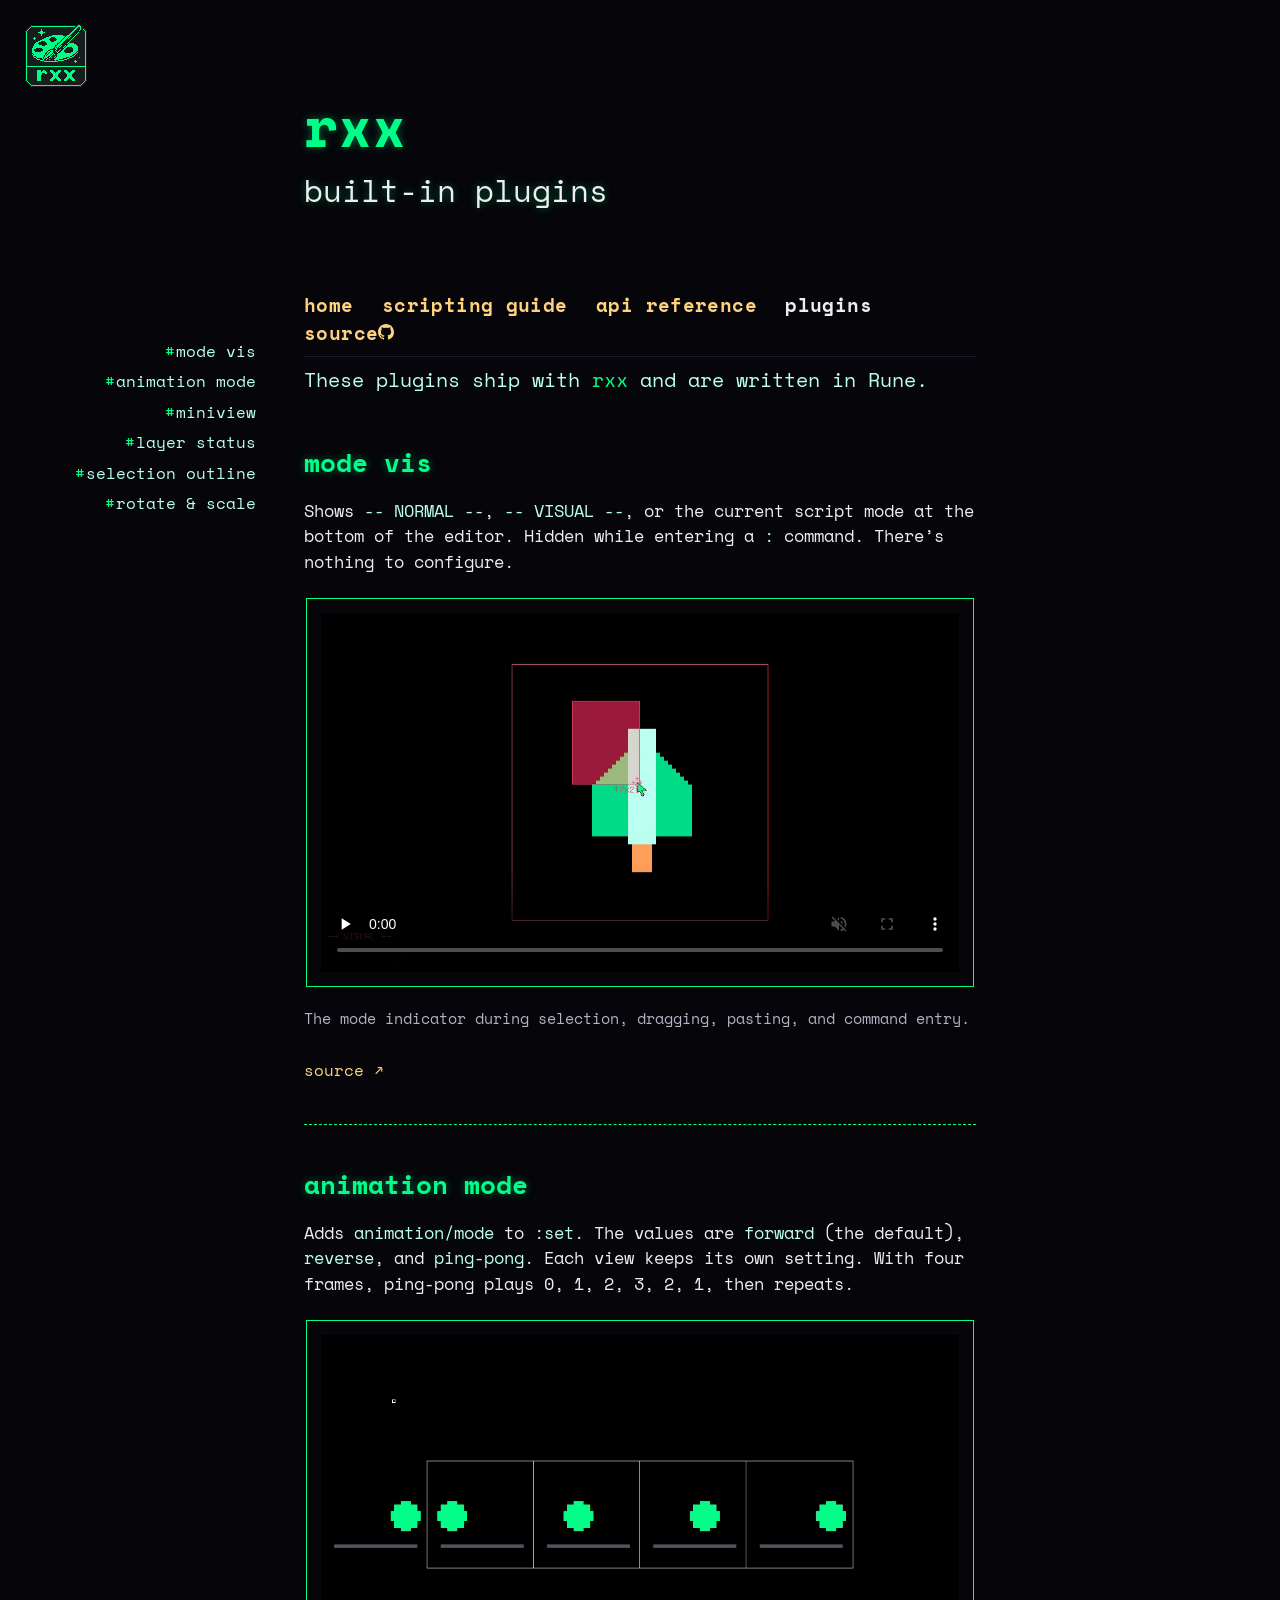
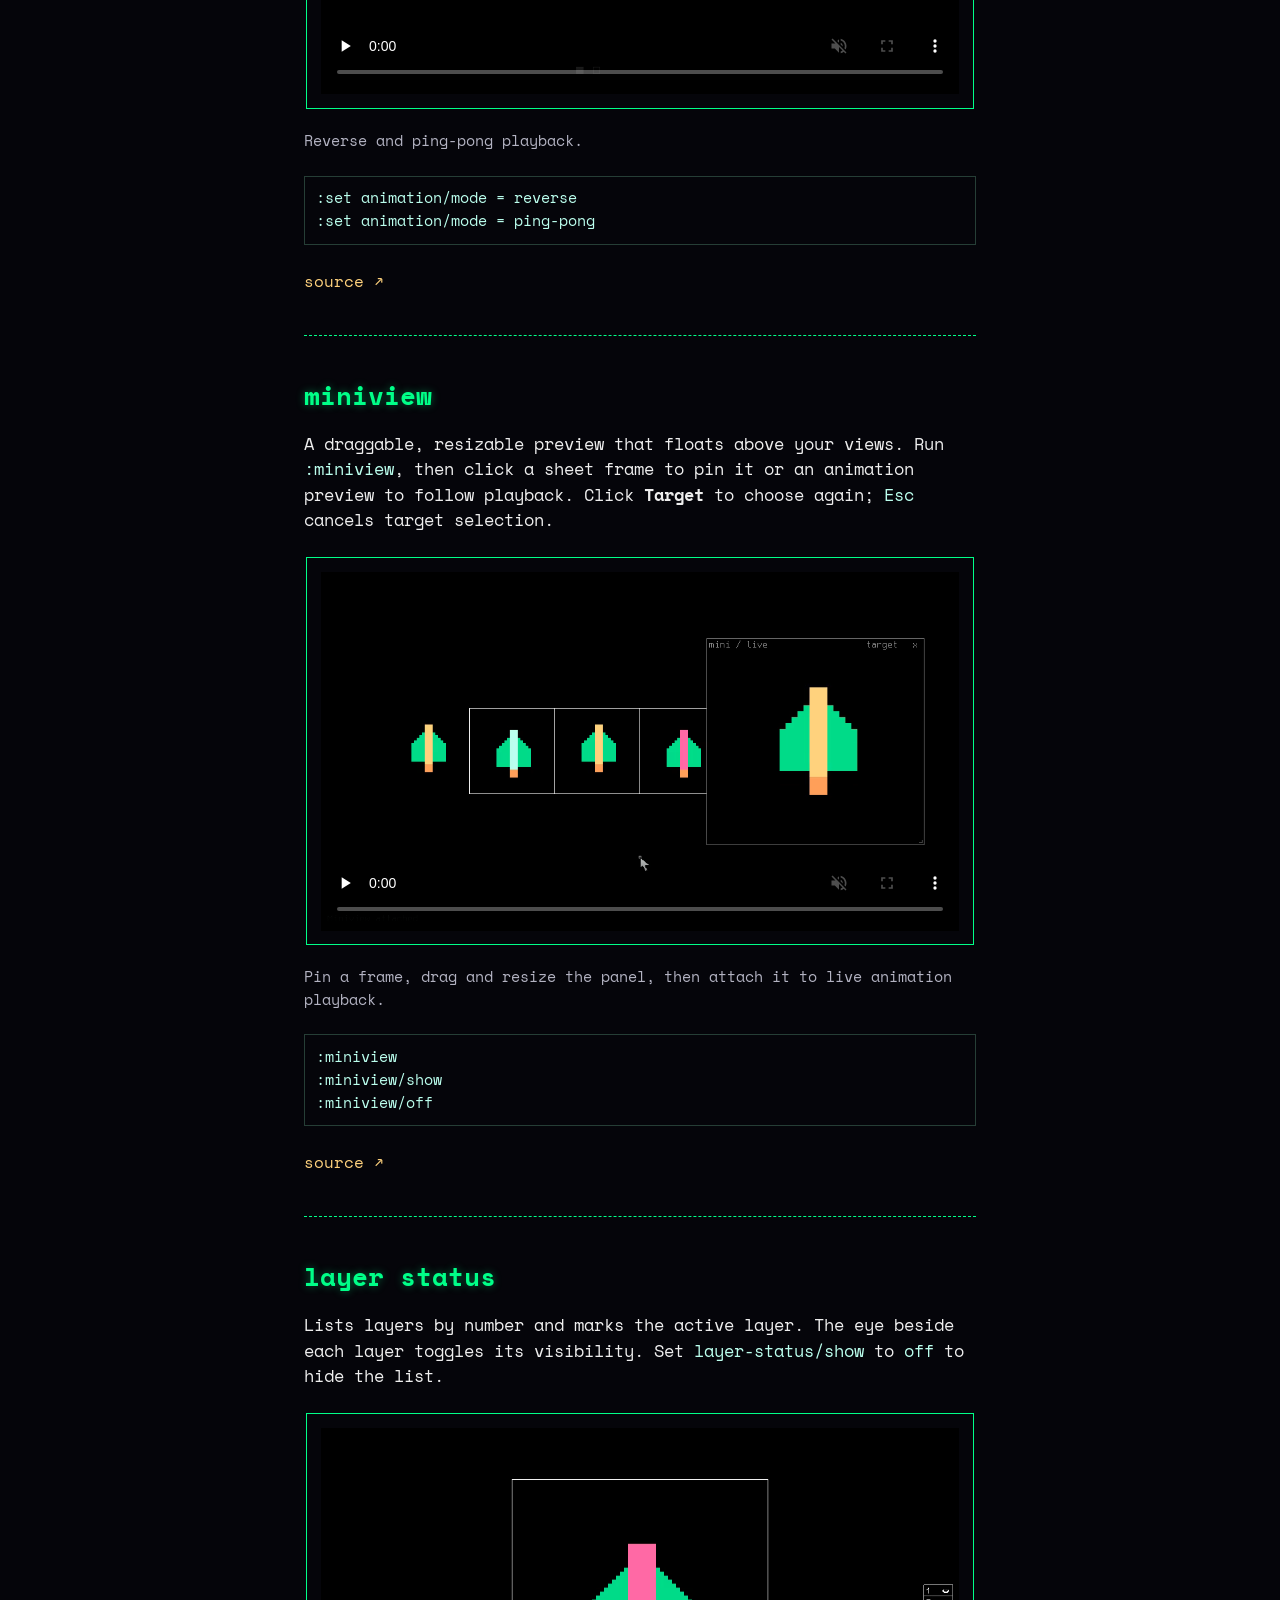
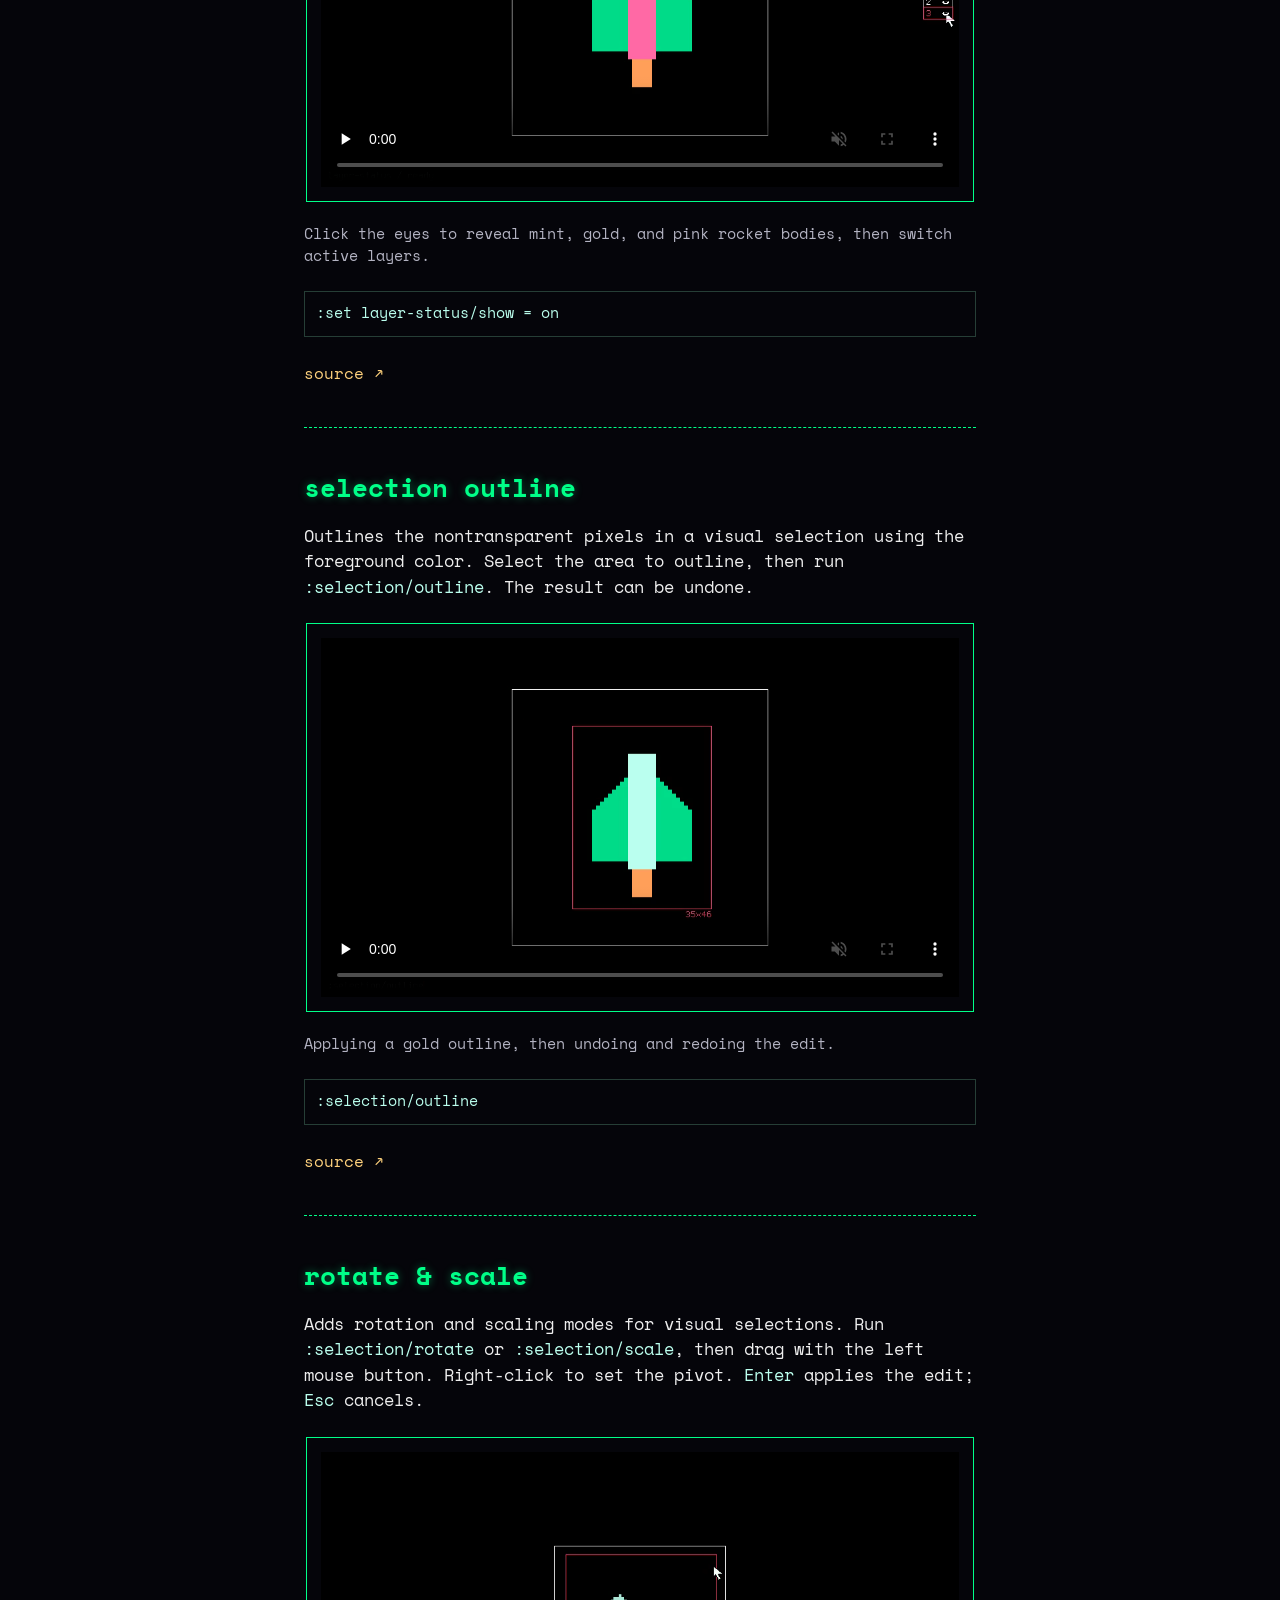
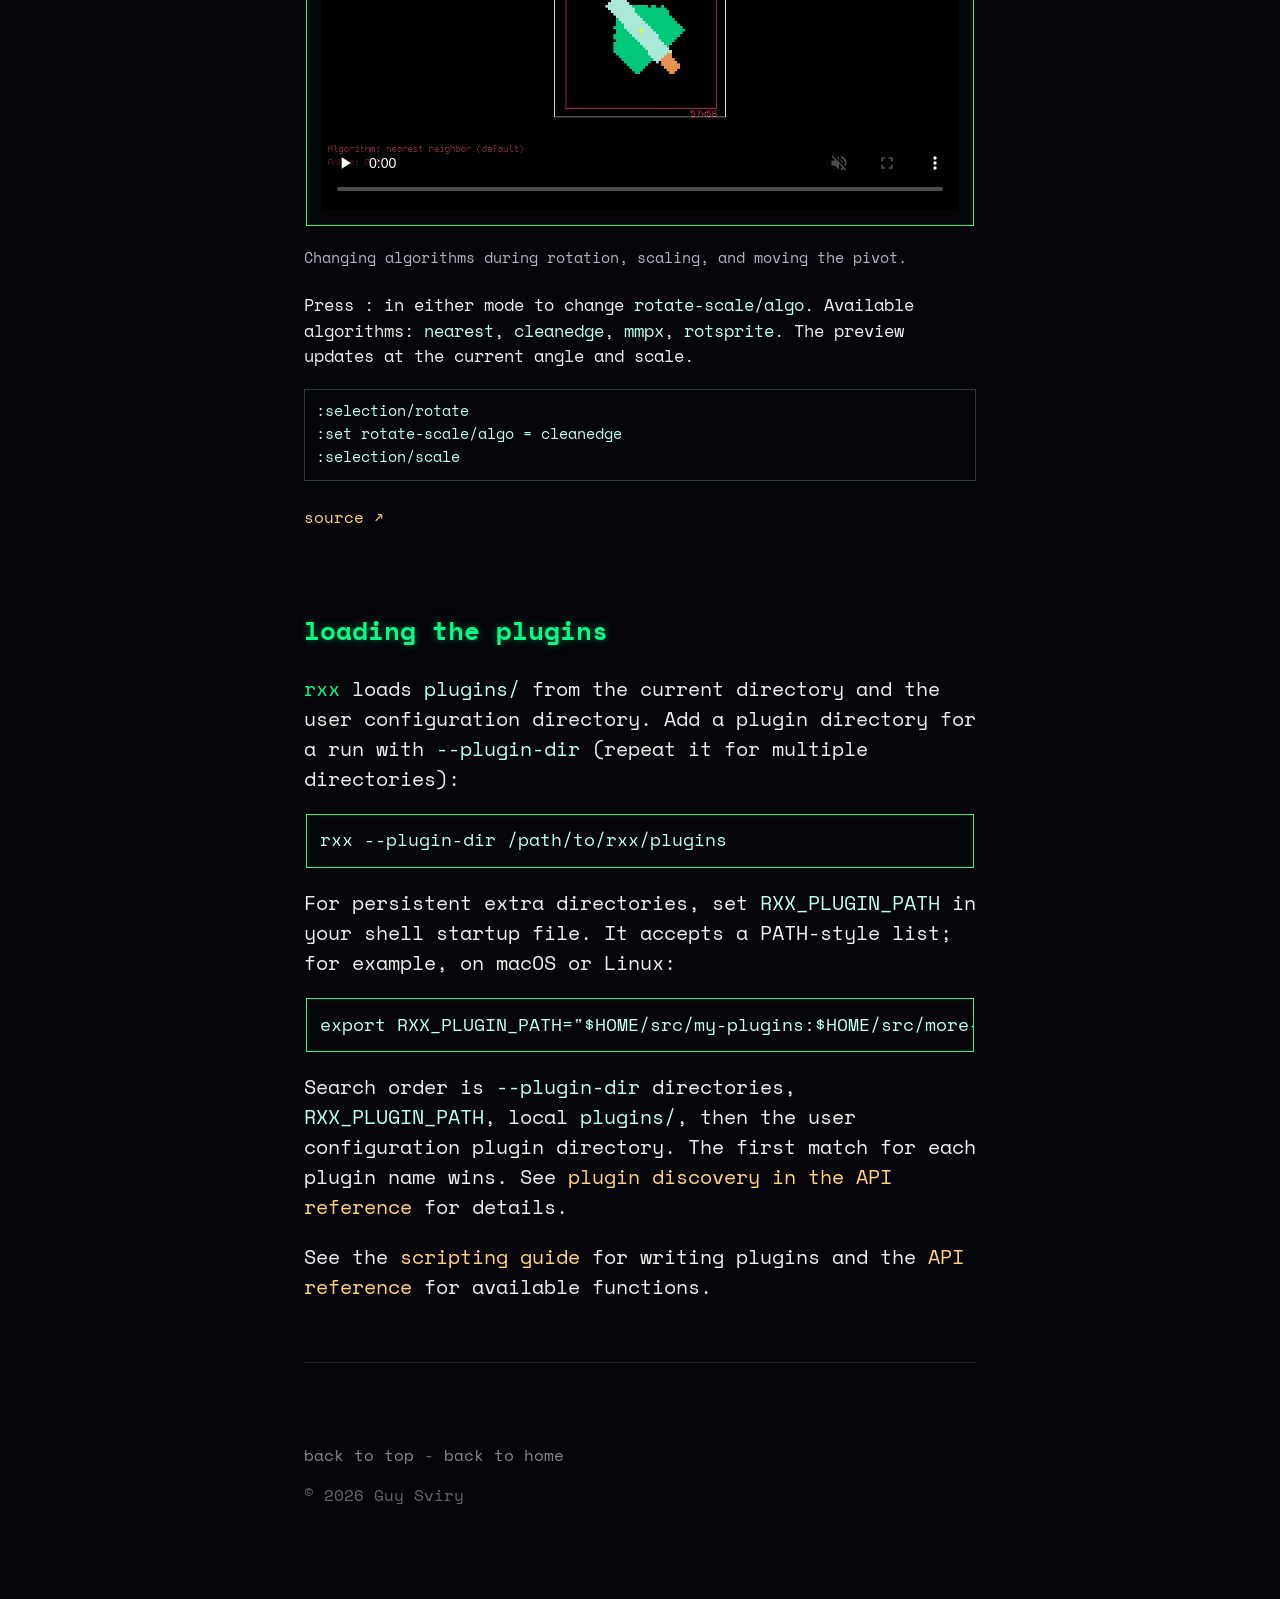
<file: www/plugins.html>
<!DOCTYPE html>
<html lang="en">
<head>
  <meta charset="utf-8">
  <meta name="viewport" content="width=device-width, initial-scale=1">
  <title>rxx — built-in plugins</title>
  <link rel="icon" href="favicon.ico" sizes="16x16 32x32 48x48">
  <link rel="icon" type="image/png" sizes="16x16" href="favicon-16x16.png">
  <link rel="icon" type="image/png" sizes="32x32" href="favicon-32x32.png">
  <link rel="icon" type="image/png" sizes="48x48" href="favicon-48x48.png">
  <link rel="preconnect" href="https://fonts.googleapis.com">
  <link rel="preconnect" href="https://fonts.gstatic.com" crossorigin>
  <link href="https://fonts.googleapis.com/css2?family=Space+Mono:ital,wght@0,400;0,700;1,400&display=swap" rel="stylesheet">
  <link rel="stylesheet" href="style.css?v=plugins-2">
</head>
<body id="top">

  <p class="logo">
    <a href="/"><img src="rxx.png" alt="rxx"></a>
  </p>

  <h1>
    <em class="rxx">rxx</em>
    <span class="subtitle">built-in plugins</span>
  </h1>

  <p class="nav nav-pages">
    <a href="index.html">home</a>
    <a href="scripting.html">scripting guide</a>
    <a href="api-reference.html">API reference</a>
    <a href="plugins.html" class="current" aria-current="page">plugins</a>
    <a href="https://github.com/guysv/rxx">source<svg class="gh" width="16" height="16" viewBox="0 0 16 16" aria-hidden="true"><path fill="currentColor" d="M8 0C3.58 0 0 3.58 0 8c0 3.54 2.29 6.53 5.47 7.59.4.07.55-.17.55-.38 0-.19-.01-.82-.01-1.49-2.01.37-2.53-.49-2.69-.94-.09-.23-.48-.94-.82-1.13-.28-.15-.68-.52-.01-.53.63-.01 1.08.58 1.23.82.72 1.21 1.87.87 2.33.66.07-.52.28-.87.51-1.07-1.78-.2-3.64-.89-3.64-3.95 0-.87.31-1.59.82-2.15-.08-.2-.36-1.02.08-2.12 0 0 .67-.21 2.2.82.64-.18 1.32-.27 2-.27.68 0 1.36.09 2 .27 1.53-1.04 2.2-.82 2.2-.82.44 1.1.16 1.92.08 2.12.51.56.82 1.27.82 2.15 0 3.07-1.87 3.75-3.65 3.95.29.25.54.73.54 1.48 0 1.07-.01 1.93-.01 2.2 0 .21.15.46.55.38A8.013 8.013 0 0 0 16 8c0-4.42-3.58-8-8-8z"/></svg></a>
  </p>
  <nav class="nav nav-sections nav-toc" aria-label="Plugins">
    <a href="#mode-vis">mode vis</a>
    <a href="#animation-mode">animation mode</a>
    <a href="#miniview">miniview</a>
    <a href="#layer-status">layer status</a>
    <a href="#selection-outline">selection outline</a>
    <a href="#rotate-scale">rotate & scale</a>
  </nav>

  <main>
  <p class="plugin-intro">These plugins ship with <em class="rxx">rxx</em> and are written in Rune.</p>
  <div class="plugin-gallery">
    <article class="plugin-card" id="mode-vis" aria-labelledby="mode-vis-title">
      <h2 id="mode-vis-title">mode vis</h2>
      <p>Shows <code>-- NORMAL --</code>, <code>-- VISUAL --</code>, or the current script mode at the bottom of the editor. Hidden while entering a <code>:</code> command. There’s nothing to configure.</p>
      <figure>
        <div class="video-frame">
        <video controls muted loop playsinline preload="none" poster="media/plugins/mode-vis.png?v=visual-states-1" width="960" height="540" aria-label="mode vis demo" aria-describedby="mode-vis-caption">
          <source src="media/plugins/mode-vis.mp4?v=visual-states-1" type="video/mp4">
          <a href="media/plugins/mode-vis.mp4?v=visual-states-1">Download the mode vis demo</a>.
        </video>
        </div>
        <figcaption id="mode-vis-caption">The mode indicator during selection, dragging, pasting, and command entry.</figcaption>
      </figure>
      <a class="plugin-source" href="https://github.com/guysv/rxx/tree/master/plugins/mode-vis">source ↗</a>
    </article>
    <hr class="plugin-separator">
    <article class="plugin-card" id="animation-mode" aria-labelledby="animation-mode-title">
      <h2 id="animation-mode-title">animation mode</h2>
      <p>Adds <code>animation/mode</code> to <code>:set</code>. The values are <code>forward</code> (the default), <code>reverse</code>, and <code>ping-pong</code>. Each view keeps its own setting. With four frames, ping-pong plays 0, 1, 2, 3, 2, 1, then repeats.</p>
      <figure>
        <div class="video-frame">
        <video controls muted loop playsinline preload="none" poster="media/plugins/animation-mode.png?v=aligned-1" width="960" height="540" aria-label="animation mode demo" aria-describedby="animation-mode-caption">
          <source src="media/plugins/animation-mode.mp4?v=aligned-1" type="video/mp4">
          <a href="media/plugins/animation-mode.mp4?v=aligned-1">Download the animation mode demo</a>.
        </video>
        </div>
        <figcaption id="animation-mode-caption">Reverse and ping-pong playback.</figcaption>
      </figure>
      <pre aria-label="Commands"><code>:set animation/mode = reverse
:set animation/mode = ping-pong</code></pre>
      <a class="plugin-source" href="https://github.com/guysv/rxx/tree/master/plugins/animation-mode">source ↗</a>
    </article>
    <hr class="plugin-separator">
    <article class="plugin-card" id="miniview" aria-labelledby="miniview-title">
      <h2 id="miniview-title">miniview</h2>
      <p>A draggable, resizable preview that floats above your views. Run <code>:miniview</code>, then click a sheet frame to pin it or an animation preview to follow playback. Click <strong>Target</strong> to choose again; <code>Esc</code> cancels target selection.</p>
      <figure>
        <div class="video-frame">
        <video controls muted loop playsinline preload="none" poster="media/plugins/miniview.png?v=aligned-1" width="960" height="540" aria-label="miniview demo" aria-describedby="miniview-caption">
          <source src="media/plugins/miniview.mp4?v=aligned-1" type="video/mp4">
          <a href="media/plugins/miniview.mp4?v=aligned-1">Download the miniview demo</a>.
        </video>
        </div>
        <figcaption id="miniview-caption">Pin a frame, drag and resize the panel, then attach it to live animation playback.</figcaption>
      </figure>
      <pre aria-label="Commands"><code>:miniview
:miniview/show
:miniview/off</code></pre>
      <a class="plugin-source" href="https://github.com/guysv/rxx/tree/master/plugins/miniview">source ↗</a>
    </article>
    <hr class="plugin-separator">
    <article class="plugin-card" id="layer-status" aria-labelledby="layer-status-title">
      <h2 id="layer-status-title">layer status</h2>
      <p>Lists layers by number and marks the active layer. The eye beside each layer toggles its visibility. Set <code>layer-status/show</code> to <code>off</code> to hide the list.</p>
      <figure>
        <div class="video-frame">
        <video controls muted loop playsinline preload="none" poster="media/plugins/layer-status.png?v=top-left-1" width="960" height="540" aria-label="layer status demo" aria-describedby="layer-status-caption">
          <source src="media/plugins/layer-status.mp4?v=top-left-1" type="video/mp4">
          <a href="media/plugins/layer-status.mp4?v=top-left-1">Download the layer status demo</a>.
        </video>
        </div>
        <figcaption id="layer-status-caption">Click the eyes to reveal mint, gold, and pink rocket bodies, then switch active layers.</figcaption>
      </figure>
      <pre aria-label="Commands"><code>:set layer-status/show = on</code></pre>
      <a class="plugin-source" href="https://github.com/guysv/rxx/tree/master/plugins/layer-status">source ↗</a>
    </article>
    <hr class="plugin-separator">
    <article class="plugin-card" id="selection-outline" aria-labelledby="selection-outline-title">
      <h2 id="selection-outline-title">selection outline</h2>
      <p>Outlines the nontransparent pixels in a visual selection using the foreground color. Select the area to outline, then run <code>:selection/outline</code>. The result can be undone.</p>
      <figure>
        <div class="video-frame">
        <video controls muted loop playsinline preload="none" poster="media/plugins/selection-outline.png?v=top-left-1" width="960" height="540" aria-label="selection outline demo" aria-describedby="selection-outline-caption">
          <source src="media/plugins/selection-outline.mp4?v=top-left-1" type="video/mp4">
          <a href="media/plugins/selection-outline.mp4?v=top-left-1">Download the selection outline demo</a>.
        </video>
        </div>
        <figcaption id="selection-outline-caption">Applying a gold outline, then undoing and redoing the edit.</figcaption>
      </figure>
      <pre aria-label="Commands"><code>:selection/outline</code></pre>
      <a class="plugin-source" href="https://github.com/guysv/rxx/tree/master/plugins/selection-outline">source ↗</a>
    </article>
    <hr class="plugin-separator">
    <article class="plugin-card" id="rotate-scale" aria-labelledby="rotate-scale-title">
      <h2 id="rotate-scale-title">rotate & scale</h2>
      <p>Adds rotation and scaling modes for visual selections. Run <code>:selection/rotate</code> or <code>:selection/scale</code>, then drag with the left mouse button. Right-click to set the pivot. <code>Enter</code> applies the edit; <code>Esc</code> cancels.</p>
      <figure>
        <div class="video-frame">
        <video controls muted loop playsinline preload="none" poster="media/plugins/rotate-scale.png?v=top-left-2" width="960" height="540" aria-label="rotate & scale demo" aria-describedby="rotate-scale-caption">
          <source src="media/plugins/rotate-scale.mp4?v=top-left-2" type="video/mp4">
          <a href="media/plugins/rotate-scale.mp4?v=top-left-2">Download the rotate & scale demo</a>.
        </video>
        </div>
        <figcaption id="rotate-scale-caption">Changing algorithms during rotation, scaling, and moving the pivot.</figcaption>
      </figure>
      <p>Press <code>:</code> in either mode to change <code>rotate-scale/algo</code>. Available algorithms: <code>nearest</code>, <code>cleanedge</code>, <code>mmpx</code>, <code>rotsprite</code>. The preview updates at the current angle and scale.</p>
      <pre aria-label="Commands"><code>:selection/rotate
:set rotate-scale/algo = cleanedge
:selection/scale</code></pre>
      <a class="plugin-source" href="https://github.com/guysv/rxx/tree/master/plugins/rotate-scale">source ↗</a>
    </article>
  </div>
  <h2 id="try">loading the plugins</h2>
  <p><em class="rxx">rxx</em> loads <code>plugins/</code> from the current directory and the user configuration directory. Add a plugin directory for a run with <code>--plugin-dir</code> (repeat it for multiple directories):</p>
  <pre><code>rxx --plugin-dir /path/to/rxx/plugins</code></pre>
  <p>For persistent extra directories, set <code>RXX_PLUGIN_PATH</code> in your shell startup file. It accepts a PATH-style list; for example, on macOS or Linux:</p>
  <pre><code>export RXX_PLUGIN_PATH="$HOME/src/my-plugins:$HOME/src/more-plugins"</code></pre>
  <p>Search order is <code>--plugin-dir</code> directories, <code>RXX_PLUGIN_PATH</code>, local <code>plugins/</code>, then the user configuration plugin directory. The first match for each plugin name wins. See <a href="api-reference.html#plugins">plugin discovery in the API reference</a> for details.</p>
  <p>See the <a href="scripting.html">scripting guide</a> for writing plugins and the <a href="api-reference.html">API reference</a> for available functions.</p>
  </main>
  <hr>
  <div class="footer">
    <p><a href="#top">back to top</a> - <a href="index.html">back to home</a></p>
    <p>&copy; 2026 Guy Sviry</p>
  </div>
</body>
</html>
</file>
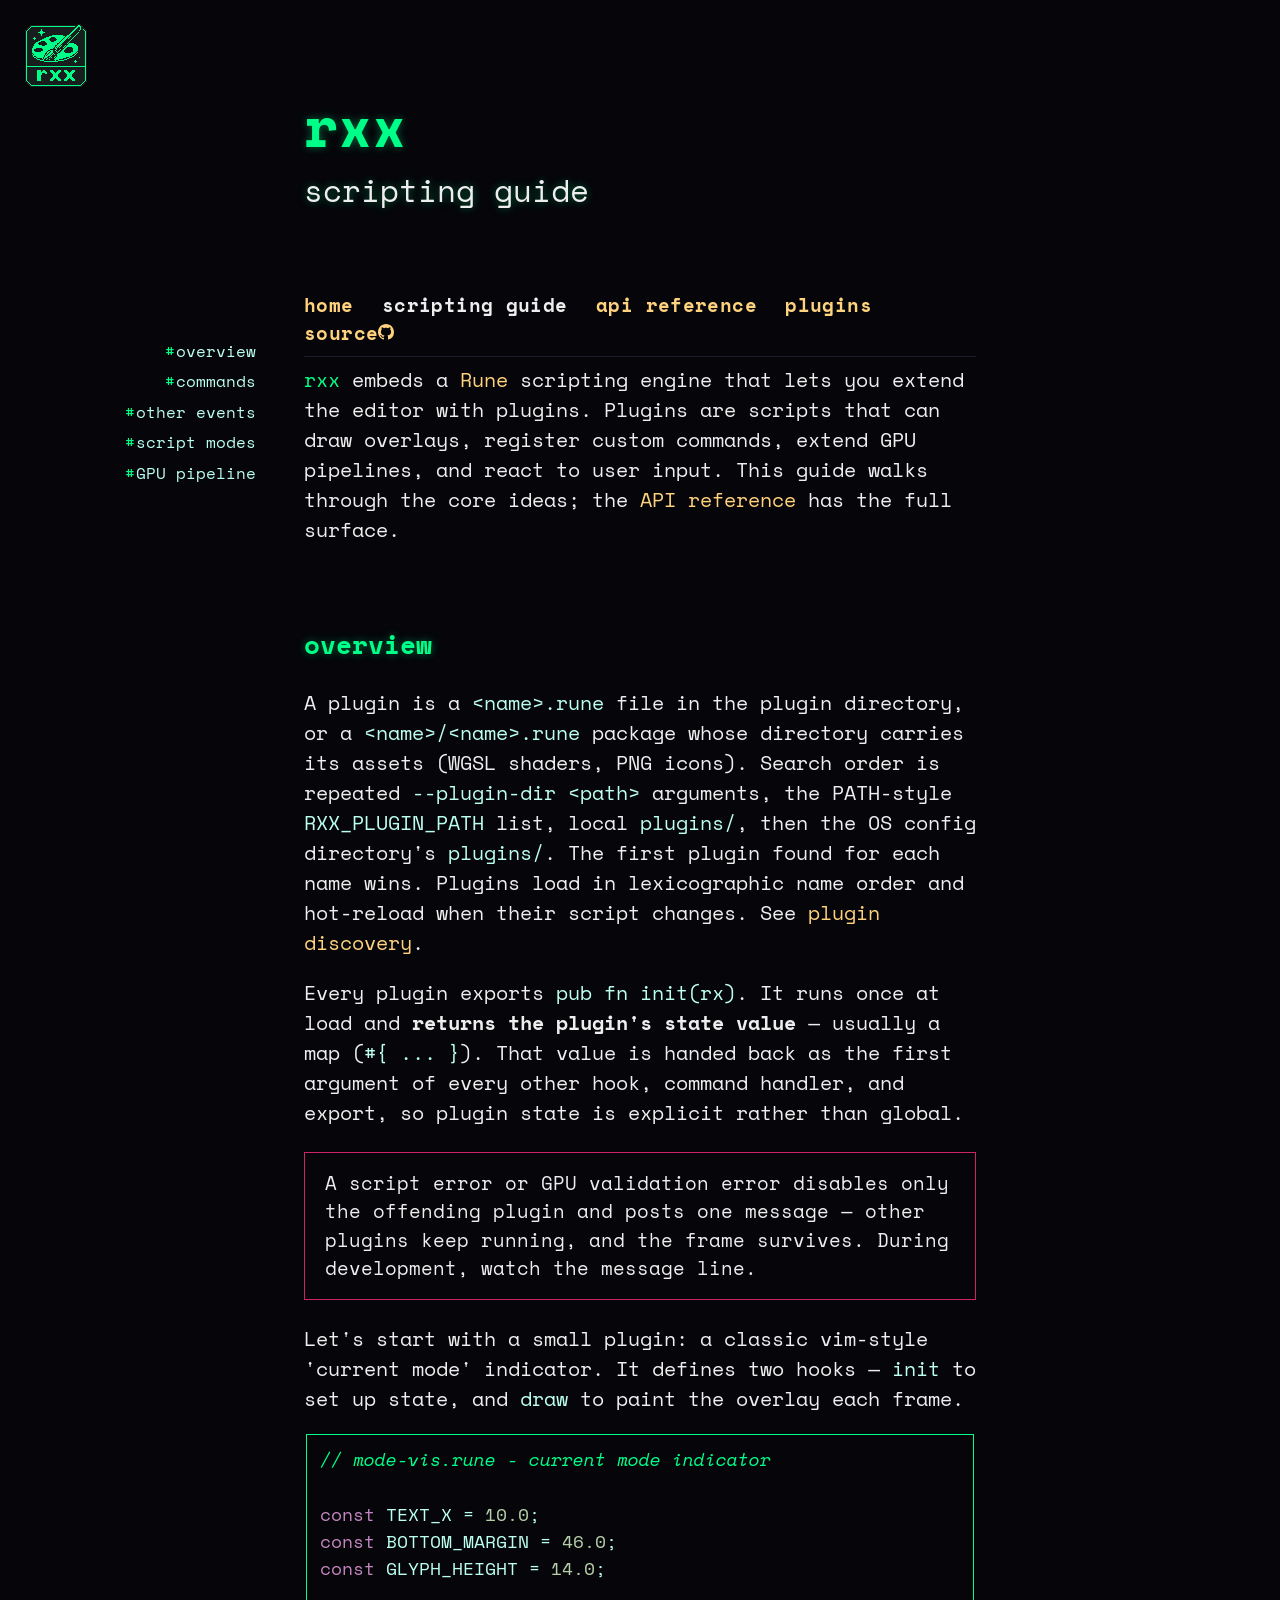
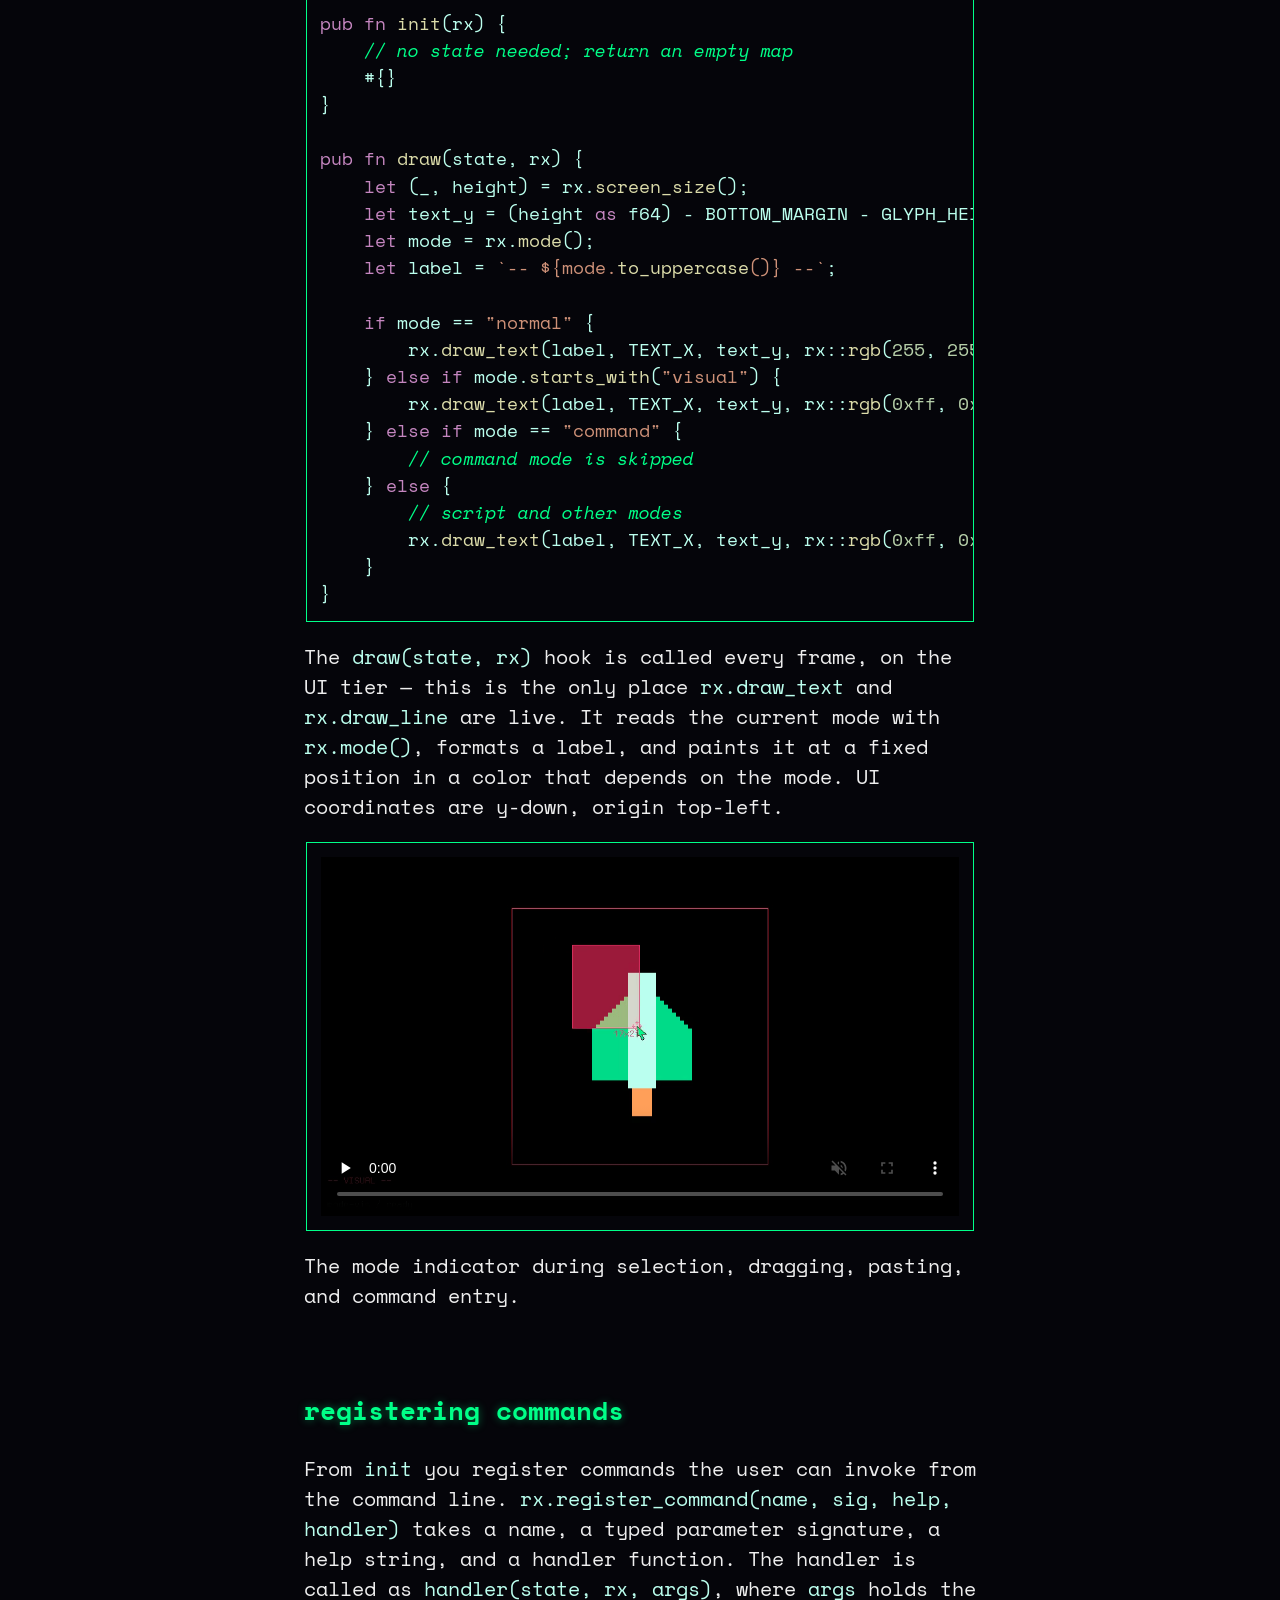
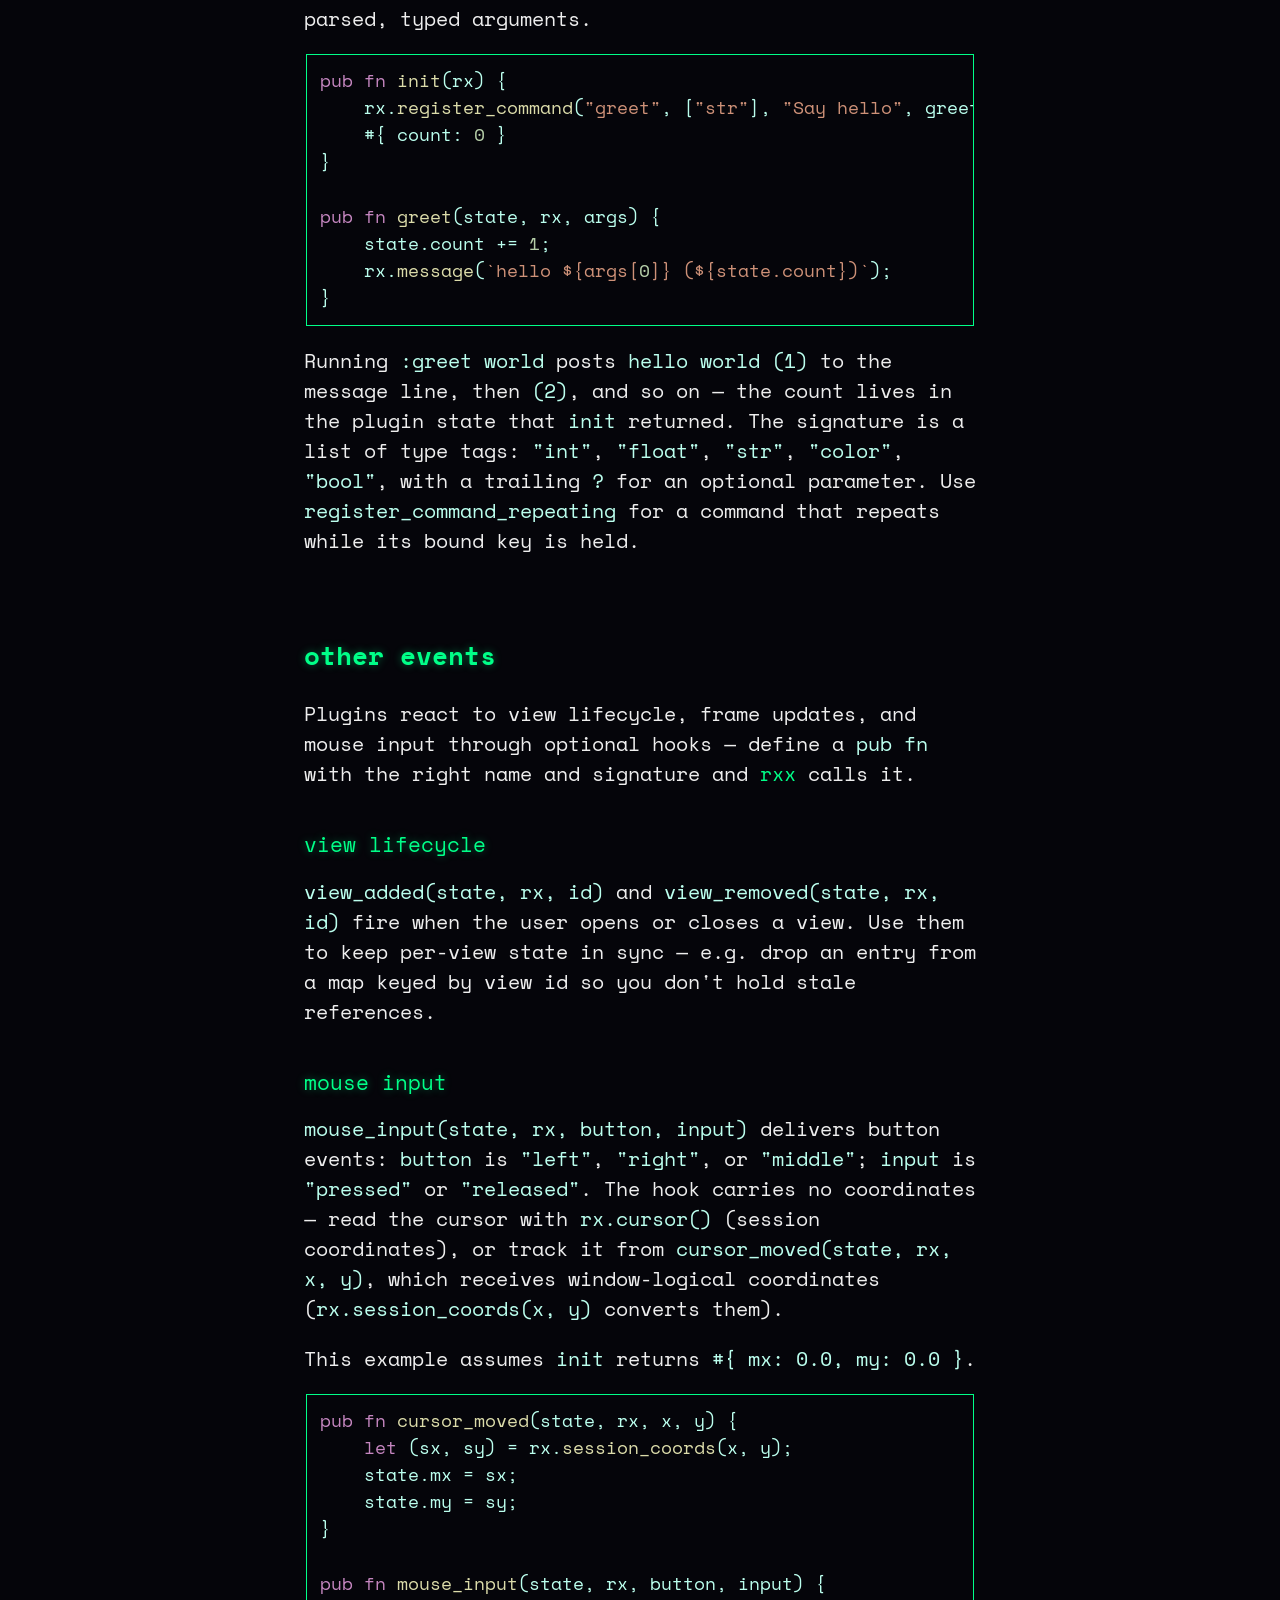
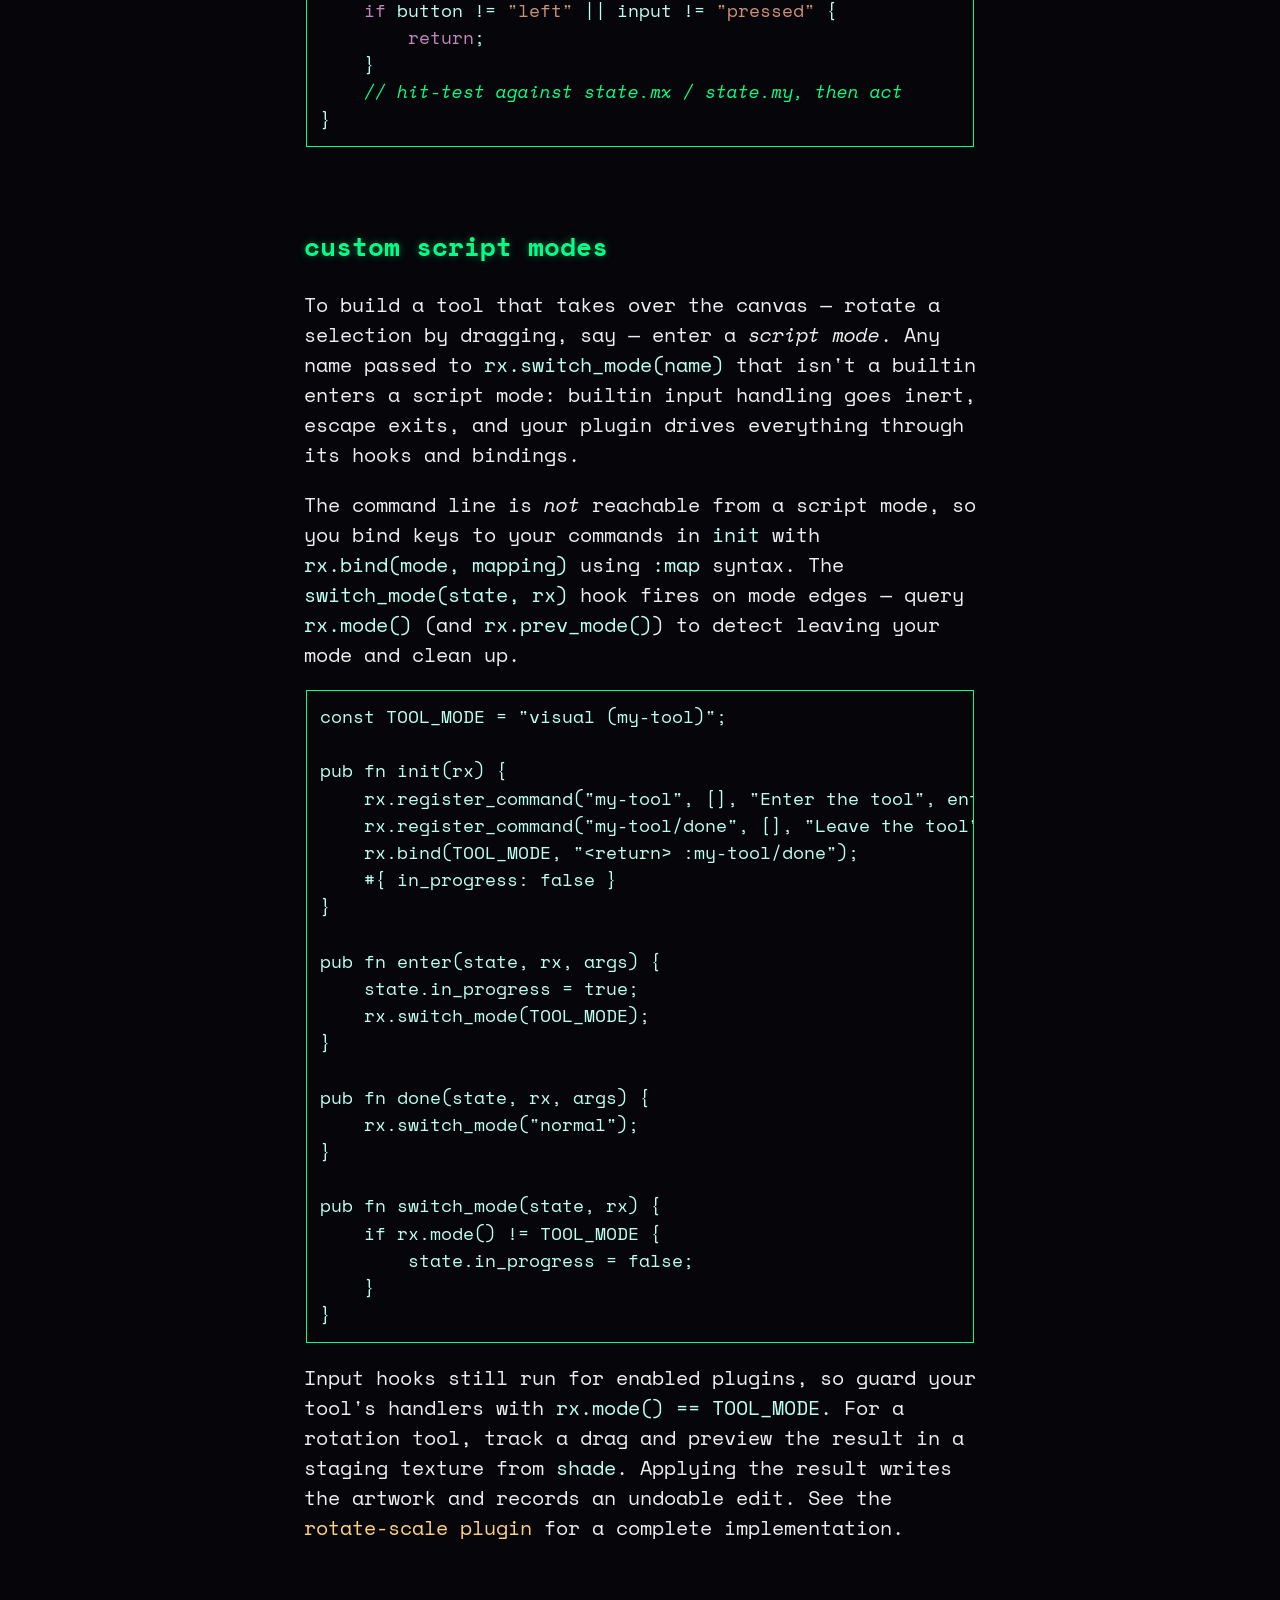
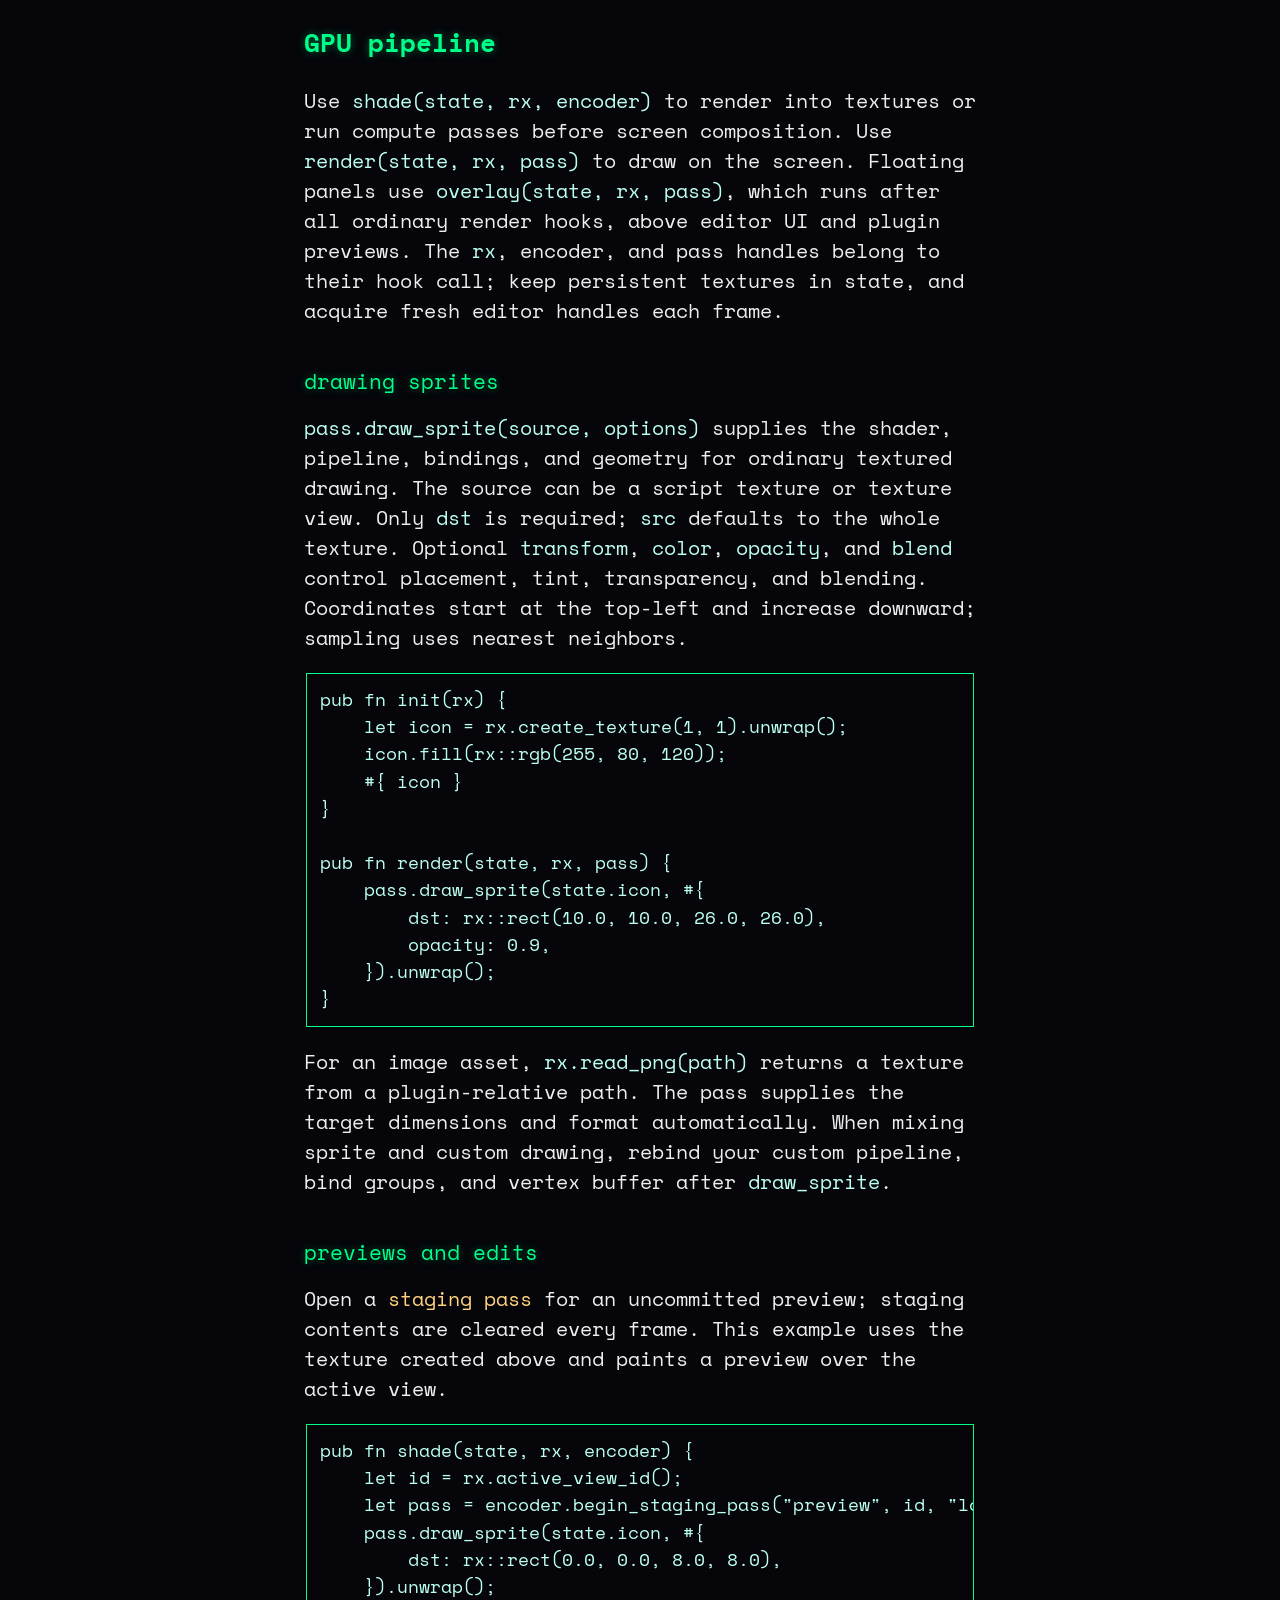
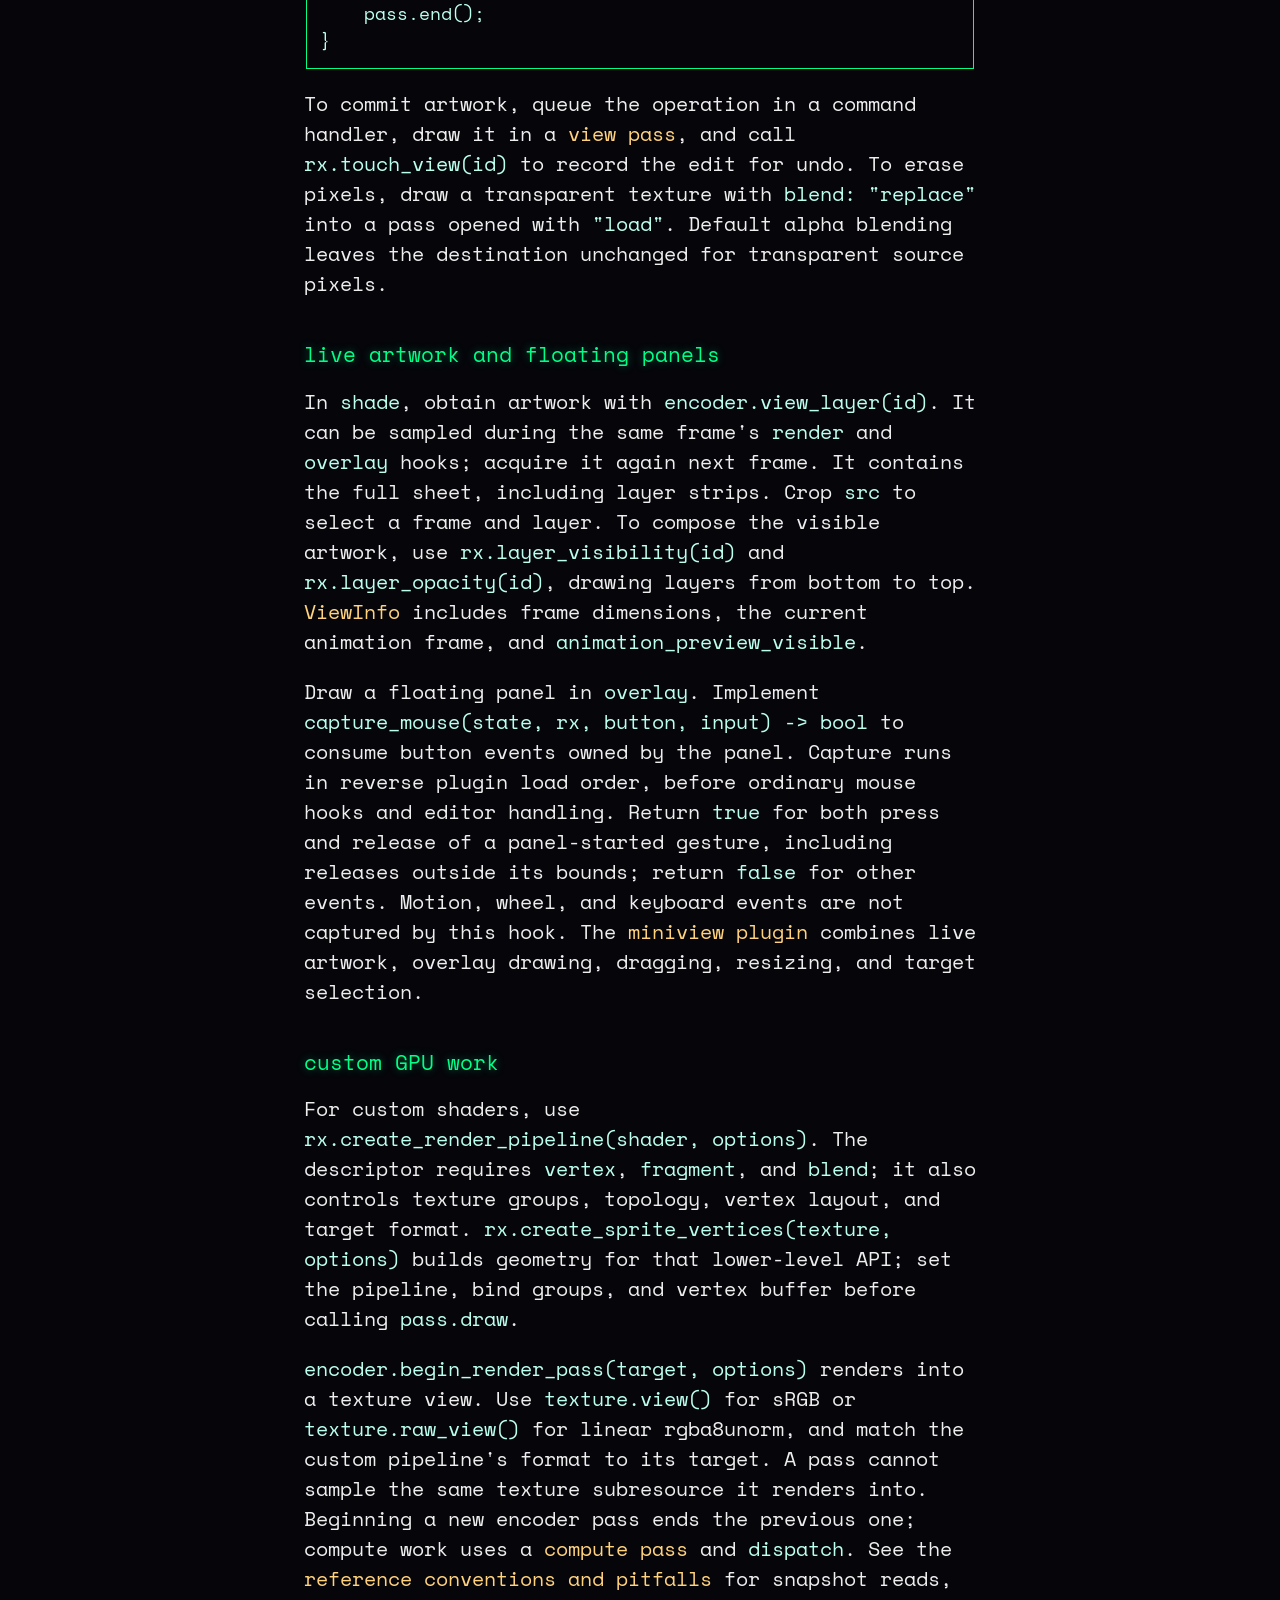
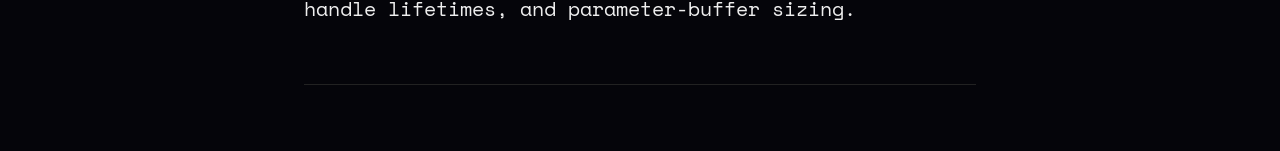
<file: www/scripting.html>
<!DOCTYPE html>
<html lang="en">
<head>
  <meta charset="utf-8">
  <meta name="viewport" content="width=device-width, initial-scale=1">
  <title>rxx — scripting guide</title>
  <link rel="icon" href="favicon.ico" sizes="16x16 32x32 48x48">
  <link rel="icon" type="image/png" sizes="16x16" href="favicon-16x16.png">
  <link rel="icon" type="image/png" sizes="32x32" href="favicon-32x32.png">
  <link rel="icon" type="image/png" sizes="48x48" href="favicon-48x48.png">
  <link rel="preconnect" href="https://fonts.googleapis.com">
  <link rel="preconnect" href="https://fonts.gstatic.com" crossorigin>
  <link href="https://fonts.googleapis.com/css2?family=Space+Mono:ital,wght@0,400;0,700;1,400&display=swap" rel="stylesheet">
  <link rel="stylesheet" href="style.css">
</head>
<body id="top">

  <p class="logo">
    <a href="/"><img src="rxx.png" alt="rxx"></a>
  </p>

  <h1>
    <em class="rxx">rxx</em>
    <span class="subtitle">scripting guide</span>
  </h1>

  <p class="nav nav-pages">
    <a href="index.html">home</a>
    <a href="scripting.html" class="current">scripting guide</a>
    <a href="api-reference.html">API reference</a>
    <a href="plugins.html">plugins</a>
    <a href="https://github.com/guysv/rxx">source<svg class="gh" width="16" height="16" viewBox="0 0 16 16" aria-hidden="true"><path fill="currentColor" d="M8 0C3.58 0 0 3.58 0 8c0 3.54 2.29 6.53 5.47 7.59.4.07.55-.17.55-.38 0-.19-.01-.82-.01-1.49-2.01.37-2.53-.49-2.69-.94-.09-.23-.48-.94-.82-1.13-.28-.15-.68-.52-.01-.53.63-.01 1.08.58 1.23.82.72 1.21 1.87.87 2.33.66.07-.52.28-.87.51-1.07-1.78-.2-3.64-.89-3.64-3.95 0-.87.31-1.59.82-2.15-.08-.2-.36-1.02.08-2.12 0 0 .67-.21 2.2.82.64-.18 1.32-.27 2-.27.68 0 1.36.09 2 .27 1.53-1.04 2.2-.82 2.2-.82.44 1.1.16 1.92.08 2.12.51.56.82 1.27.82 2.15 0 3.07-1.87 3.75-3.65 3.95.29.25.54.73.54 1.48 0 1.07-.01 1.93-.01 2.2 0 .21.15.46.55.38A8.013 8.013 0 0 0 16 8c0-4.42-3.58-8-8-8z"/></svg></a>
  </p>
  <p class="nav nav-sections nav-toc">
    <a href="#overview">overview</a>
    <a href="#commands">commands</a>
    <a href="#other-events">other events</a>
    <a href="#script-modes">script modes</a>
    <a href="#gpu-pipeline">GPU pipeline</a>
  </p>

  <p>
    <em class="rxx">rxx</em> embeds a <a href="https://rune-rs.github.io/">Rune</a>
    scripting engine that lets you extend the editor with plugins. Plugins are
    scripts that can draw overlays, register custom commands, extend GPU
    pipelines, and react to user input. This guide walks through the core ideas;
    the <a href="api-reference.html">API reference</a> has the full surface.
  </p>

  <h2 id="overview">overview</h2>

  <p>
    A plugin is a <code>&lt;name&gt;.rune</code> file in the plugin directory, or
    a <code>&lt;name&gt;/&lt;name&gt;.rune</code> package whose directory carries
    its assets (WGSL shaders, PNG icons). Search order is repeated
    <code>--plugin-dir &lt;path&gt;</code> arguments, the PATH-style
    <code>RXX_PLUGIN_PATH</code> list, local <code>plugins/</code>, then the OS
    config directory's <code>plugins/</code>. The first plugin found for each
    name wins. Plugins load in lexicographic name order and hot-reload when
    their script changes. See <a href="api-reference.html#plugins">plugin discovery</a>.
  </p>

  <p>
    Every plugin exports <code>pub fn init(rx)</code>. It runs once at load and
    <strong>returns the plugin's state value</strong> &mdash; usually a map
    (<code>#{ ... }</code>). That value is handed back as the first argument of
    every other hook, command handler, and export, so plugin state is explicit
    rather than global.
  </p>

  <div class="warning-box">
    <p>
      A script error or GPU validation error disables only the offending plugin
      and posts one message &mdash; other plugins keep running, and the frame
      survives. During development, watch the message line.
    </p>
  </div>

  <p>
    Let's start with a small plugin: a classic vim-style
    'current mode' indicator. It defines two hooks &mdash; <code>init</code> to
    set up state, and <code>draw</code> to paint the overlay each frame.
  </p>

  <pre><code><span class="hl-c">// mode-vis.rune - current mode indicator</span>

<span class="hl-k">const</span> TEXT_X = <span class="hl-n">10.0</span>;
<span class="hl-k">const</span> BOTTOM_MARGIN = <span class="hl-n">46.0</span>;
<span class="hl-k">const</span> GLYPH_HEIGHT = <span class="hl-n">14.0</span>;

<span class="hl-k">pub fn</span> <span class="hl-f">init</span>(rx) {
    <span class="hl-c">// no state needed; return an empty map</span>
    #{}
}

<span class="hl-k">pub fn</span> <span class="hl-f">draw</span>(state, rx) {
    <span class="hl-k">let</span> (_, height) = rx.<span class="hl-f">screen_size</span>();
    <span class="hl-k">let</span> text_y = (height <span class="hl-k">as</span> f64) - BOTTOM_MARGIN - GLYPH_HEIGHT;
    <span class="hl-k">let</span> mode = rx.<span class="hl-f">mode</span>();
    <span class="hl-k">let</span> label = <span class="hl-s">`-- ${mode.<span class="hl-f">to_uppercase</span>()} --`</span>;

    <span class="hl-k">if</span> mode == <span class="hl-s">"normal"</span> {
        rx.<span class="hl-f">draw_text</span>(label, TEXT_X, text_y, rx::<span class="hl-f">rgb</span>(<span class="hl-n">255</span>, <span class="hl-n">255</span>, <span class="hl-n">255</span>));
    } <span class="hl-k">else if</span> mode.<span class="hl-f">starts_with</span>(<span class="hl-s">"visual"</span>) {
        rx.<span class="hl-f">draw_text</span>(label, TEXT_X, text_y, rx::<span class="hl-f">rgb</span>(<span class="hl-n">0xff</span>, <span class="hl-n">0x33</span>, <span class="hl-n">0x66</span>));
    } <span class="hl-k">else if</span> mode == <span class="hl-s">"command"</span> {
        <span class="hl-c">// command mode is skipped</span>
    } <span class="hl-k">else</span> {
        <span class="hl-c">// script and other modes</span>
        rx.<span class="hl-f">draw_text</span>(label, TEXT_X, text_y, rx::<span class="hl-f">rgb</span>(<span class="hl-n">0xff</span>, <span class="hl-n">0x33</span>, <span class="hl-n">0x66</span>));
    }
}</code></pre>

  <p>
    The <a href="api-reference.html#draw"><code>draw(state, rx)</code></a> hook is called every frame, on the UI tier
    &mdash; this is the only place <a href="api-reference.html#rx-draw_text"><code>rx.draw_text</code></a> and
    <a href="api-reference.html#rx-draw_line"><code>rx.draw_line</code></a> are live. It reads the current mode with
    <a href="api-reference.html#rx-mode"><code>rx.mode()</code></a>, formats a label, and paints it at a fixed position
    in a color that depends on the mode. UI coordinates are y-down, origin
    top-left.
  </p>

  <figure>
    <div class="video-frame">
      <video controls muted loop playsinline preload="none" poster="media/plugins/mode-vis.png?v=visual-states-1" width="960" height="540" aria-label="mode vis demo" aria-describedby="mode-vis-caption">
        <source src="media/plugins/mode-vis.mp4?v=visual-states-1" type="video/mp4">
        <a href="media/plugins/mode-vis.mp4?v=visual-states-1">Download the mode vis demo</a>.
      </video>
    </div>
    <figcaption id="mode-vis-caption">The mode indicator during selection, dragging, pasting, and command entry.</figcaption>
  </figure>

  <h2 id="commands">registering commands</h2>

  <p>
    From <code>init</code> you register commands the user can invoke from the
    command line. <a href="api-reference.html#rx-register_command"><code>rx.register_command(name, sig, help, handler)</code></a>
    takes a name, a typed parameter signature, a help string, and a handler
    function. The handler is called as <code>handler(state, rx, args)</code>,
    where <code>args</code> holds the parsed, typed arguments.
  </p>

  <pre><code><span class="hl-k">pub fn</span> <span class="hl-f">init</span>(rx) {
    rx.<span class="hl-f">register_command</span>(<span class="hl-s">"greet"</span>, [<span class="hl-s">"str"</span>], <span class="hl-s">"Say hello"</span>, greet);
    #{ count: <span class="hl-n">0</span> }
}

<span class="hl-k">pub fn</span> <span class="hl-f">greet</span>(state, rx, args) {
    state.count += <span class="hl-n">1</span>;
    rx.<span class="hl-f">message</span>(<span class="hl-s">`hello ${args[<span class="hl-n">0</span>]} (${state.count})`</span>);
}</code></pre>

  <p>
    Running <code>:greet world</code> posts <code>hello world (1)</code> to the
    message line, then <code>(2)</code>, and so on &mdash; the count lives in the
    plugin state that <code>init</code> returned. The signature is a list of
    type tags: <code>"int"</code>, <code>"float"</code>, <code>"str"</code>,
    <code>"color"</code>, <code>"bool"</code>, with a trailing <code>?</code> for
    an optional parameter. Use <a href="api-reference.html#rx-register_command_repeating"><code>register_command_repeating</code></a> for a
    command that repeats while its bound key is held.
  </p>

  <h2 id="other-events">other events</h2>

  <p>
    Plugins react to view lifecycle, frame updates, and mouse input through
    optional hooks &mdash; define a <code>pub fn</code> with the right name and
    signature and <em class="rxx">rxx</em> calls it.
  </p>

  <h3>view lifecycle</h3>

  <p>
    <a href="api-reference.html#view_added"><code>view_added(state, rx, id)</code></a> and
    <a href="api-reference.html#view_removed"><code>view_removed(state, rx, id)</code></a> fire when the user opens or closes a
    view. Use them to keep per-view state in sync &mdash; e.g. drop an entry from
    a map keyed by view id so you don't hold stale references.
  </p>

  <h3>mouse input</h3>

  <p>
    <a href="api-reference.html#mouse_input"><code>mouse_input(state, rx, button, input)</code></a> delivers button events:
    <code>button</code> is <code>"left"</code>, <code>"right"</code>, or
    <code>"middle"</code>; <code>input</code> is <code>"pressed"</code> or
    <code>"released"</code>. The hook carries no coordinates &mdash; read the
    cursor with <a href="api-reference.html#rx-cursor"><code>rx.cursor()</code></a> (session coordinates), or track it from
    <a href="api-reference.html#cursor_moved"><code>cursor_moved(state, rx, x, y)</code></a>, which receives window-logical
    coordinates (<a href="api-reference.html#rx-session_coords"><code>rx.session_coords(x, y)</code></a> converts them).
  </p>

  <p>This example assumes <code>init</code> returns <code>#{ mx: 0.0, my: 0.0 }</code>.</p>

  <pre><code><span class="hl-k">pub fn</span> <span class="hl-f">cursor_moved</span>(state, rx, x, y) {
    <span class="hl-k">let</span> (sx, sy) = rx.<span class="hl-f">session_coords</span>(x, y);
    state.mx = sx;
    state.my = sy;
}

<span class="hl-k">pub fn</span> <span class="hl-f">mouse_input</span>(state, rx, button, input) {
    <span class="hl-k">if</span> button != <span class="hl-s">"left"</span> || input != <span class="hl-s">"pressed"</span> {
        <span class="hl-k">return</span>;
    }
    <span class="hl-c">// hit-test against state.mx / state.my, then act</span>
}</code></pre>

  <h2 id="script-modes">custom script modes</h2>

  <p>
    To build a tool that takes over the canvas &mdash; rotate a selection by
    dragging, say &mdash; enter a <em>script mode</em>. Any name passed to
    <a href="api-reference.html#rx-switch_mode"><code>rx.switch_mode(name)</code></a> that isn't a builtin enters a script mode:
    builtin input handling goes inert, escape exits, and your plugin drives
    everything through its hooks and bindings.
  </p>

  <p>
    The command line is <em>not</em> reachable from a script mode, so you bind
    keys to your commands in <code>init</code> with <a href="api-reference.html#rx-bind"><code>rx.bind(mode, mapping)</code></a>
    using <code>:map</code> syntax. The <a href="api-reference.html#switch_mode"><code>switch_mode(state, rx)</code></a> hook
    fires on mode edges &mdash; query <a href="api-reference.html#rx-mode"><code>rx.mode()</code></a> (and
    <a href="api-reference.html#rx-prev_mode"><code>rx.prev_mode()</code></a>) to detect leaving your mode and clean up.
  </p>

  <pre><code>const TOOL_MODE = "visual (my-tool)";

pub fn init(rx) {
    rx.register_command("my-tool", [], "Enter the tool", enter);
    rx.register_command("my-tool/done", [], "Leave the tool", done);
    rx.bind(TOOL_MODE, "&lt;return&gt; :my-tool/done");
    #{ in_progress: false }
}

pub fn enter(state, rx, args) {
    state.in_progress = true;
    rx.switch_mode(TOOL_MODE);
}

pub fn done(state, rx, args) {
    rx.switch_mode("normal");
}

pub fn switch_mode(state, rx) {
    if rx.mode() != TOOL_MODE {
        state.in_progress = false;
    }
}</code></pre>

  <p>
    Input hooks still run for enabled plugins, so guard your tool's handlers
    with <code>rx.mode() == TOOL_MODE</code>. For a rotation tool, track a drag
    and preview the result in a staging texture from <code>shade</code>.
    Applying the result writes the artwork and records an undoable edit.
    See the <a href="plugins.html#rotate-scale">rotate-scale plugin</a> for a
    complete implementation.
  </p>

  <h2 id="gpu-pipeline">GPU pipeline</h2>

  <p>
    Use <a href="api-reference.html#shade"><code>shade(state, rx, encoder)</code></a>
    to render into textures or run compute passes before screen composition.
    Use <a href="api-reference.html#render"><code>render(state, rx, pass)</code></a>
    to draw on the screen. Floating panels use
    <a href="api-reference.html#overlay"><code>overlay(state, rx, pass)</code></a>,
    which runs after all ordinary render hooks, above editor UI and plugin previews.
    The <code>rx</code>, encoder, and pass handles belong to their hook call;
    keep persistent textures in state, and acquire fresh editor handles each frame.
  </p>

  <h3>drawing sprites</h3>

  <p>
    <a href="api-reference.html#pass-draw_sprite"><code>pass.draw_sprite(source, options)</code></a>
    supplies the shader, pipeline, bindings, and geometry for ordinary textured
    drawing. The source can be a script texture or texture view. Only <code>dst</code>
    is required; <code>src</code> defaults to the whole texture. Optional
    <code>transform</code>, <code>color</code>, <code>opacity</code>, and
    <code>blend</code> control placement, tint, transparency, and blending.
    Coordinates start at the top-left and increase downward; sampling uses nearest neighbors.
  </p>

  <pre><code>pub fn init(rx) {
    let icon = rx.create_texture(1, 1).unwrap();
    icon.fill(rx::rgb(255, 80, 120));
    #{ icon }
}

pub fn render(state, rx, pass) {
    pass.draw_sprite(state.icon, #{
        dst: rx::rect(10.0, 10.0, 26.0, 26.0),
        opacity: 0.9,
    }).unwrap();
}</code></pre>

  <p>
    For an image asset, <a href="api-reference.html#rx-read_png"><code>rx.read_png(path)</code></a>
    returns a texture from a plugin-relative path. The pass supplies the target
    dimensions and format automatically. When mixing sprite and custom drawing,
    rebind your custom pipeline, bind groups, and vertex buffer after <code>draw_sprite</code>.
  </p>

  <h3>previews and edits</h3>

  <p>
    Open a <a href="api-reference.html#encoder-begin_staging_pass">staging pass</a>
    for an uncommitted preview; staging contents are cleared every frame.
    This example uses the texture created above and paints a preview over the active view.
  </p>

  <pre><code>pub fn shade(state, rx, encoder) {
    let id = rx.active_view_id();
    let pass = encoder.begin_staging_pass("preview", id, "load").unwrap();
    pass.draw_sprite(state.icon, #{
        dst: rx::rect(0.0, 0.0, 8.0, 8.0),
    }).unwrap();
    pass.end();
}</code></pre>

  <p>
    To commit artwork, queue the operation in a command handler, draw it in a
    <a href="api-reference.html#encoder-begin_view_pass">view pass</a>, and call
    <a href="api-reference.html#rx-touch_view"><code>rx.touch_view(id)</code></a>
    to record the edit for undo. To erase pixels, draw a transparent texture with
    <code>blend: "replace"</code> into a pass opened with <code>"load"</code>.
    Default alpha blending leaves the destination unchanged for transparent source pixels.
  </p>

  <h3>live artwork and floating panels</h3>

  <p>
    In <code>shade</code>, obtain artwork with
    <a href="api-reference.html#encoder-view_layer"><code>encoder.view_layer(id)</code></a>.
    It can be sampled during the same frame's <code>render</code> and <code>overlay</code>
    hooks; acquire it again next frame. It contains the full sheet, including layer
    strips. Crop <code>src</code> to select a frame and layer. To compose the visible
    artwork, use <a href="api-reference.html#rx-layer_visibility"><code>rx.layer_visibility(id)</code></a>
    and <a href="api-reference.html#rx-layer_opacity"><code>rx.layer_opacity(id)</code></a>,
    drawing layers from bottom to top. <a href="api-reference.html#viewinfo">ViewInfo</a>
    includes frame dimensions, the current animation frame, and <code>animation_preview_visible</code>.
  </p>

  <p>
    Draw a floating panel in <code>overlay</code>. Implement
    <a href="api-reference.html#capture_mouse"><code>capture_mouse(state, rx, button, input) -&gt; bool</code></a>
    to consume button events owned by the panel. Capture runs in reverse plugin
    load order, before ordinary mouse hooks and editor handling. Return <code>true</code>
    for both press and release of a panel-started gesture, including releases outside
    its bounds; return <code>false</code> for other events. Motion, wheel, and keyboard
    events are not captured by this hook. The <a href="plugins.html#miniview">miniview plugin</a>
    combines live artwork, overlay drawing, dragging, resizing, and target selection.
  </p>

  <h3>custom GPU work</h3>

  <p>
    For custom shaders, use
    <a href="api-reference.html#rx-create_render_pipeline"><code>rx.create_render_pipeline(shader, options)</code></a>.
    The descriptor requires <code>vertex</code>, <code>fragment</code>, and <code>blend</code>;
    it also controls texture groups, topology, vertex layout, and target format.
    <a href="api-reference.html#rx-create_sprite_vertices"><code>rx.create_sprite_vertices(texture, options)</code></a>
    builds geometry for that lower-level API; set the pipeline, bind groups, and vertex
    buffer before calling <a href="api-reference.html#pass-draw"><code>pass.draw</code></a>.
  </p>

  <p>
    <a href="api-reference.html#encoder-begin_render_pass"><code>encoder.begin_render_pass(target, options)</code></a>
    renders into a texture view. Use <a href="api-reference.html#texture-view"><code>texture.view()</code></a>
    for sRGB or <a href="api-reference.html#texture-raw_view"><code>texture.raw_view()</code></a>
    for linear rgba8unorm, and match the custom pipeline's format to its target.
    A pass cannot sample the same texture subresource it renders into. Beginning a new
    encoder pass ends the previous one; compute work uses a
    <a href="api-reference.html#encoder-begin_compute_pass">compute pass</a> and
    <a href="api-reference.html#compute_pass-dispatch"><code>dispatch</code></a>.
    See the <a href="api-reference.html#pitfalls">reference conventions and pitfalls</a>
    for snapshot reads, handle lifetimes, and parameter-buffer sizing.
  </p>

  <hr>

  <div class="footer">
    <p><a href="#top">back to top</a> - <a href="index.html">back to home</a></p>
    <p>&copy; 2026 Guy Sviry</p>
  </div>

</body>
</html>
</file>
<file: www/style.css>
*, *::before, *::after {
  box-sizing: border-box;
  margin: 0;
  padding: 0;
}

::selection {
  background: #999;
}

body {
  color: #eee;
  background-color: #05050a;
  max-width: 720px;
  margin: 0 auto;
  padding: 48px 24px 90px;
  line-height: 1.5;
  font-size: 20px;
  font-family: 'Space Mono', Consolas, monospace;
}

a {
  color: #FFD27D;
  text-decoration: none;
}
a:hover {
  text-decoration: underline;
}
a:has(em.rx):hover {
  text-decoration-color: #CC2266;
}

.logo {
  margin-bottom: 24px;
}
.logo a {
  display: inline-block;
}
.logo img {
  display: block;
  max-width: 100%;
  height: auto;
  image-rendering: pixelated;
  image-rendering: -moz-crisp-edges;
  image-rendering: crisp-edges;
}

h1, h2, h3 {
  font-family: 'Space Mono', Consolas, monospace;
  font-weight: bold;
  color: #00FF88;
  text-shadow: 0 0 8px rgba(0, 255, 136, 0.4);
}

h1 {
  font-size: 2.8em;
  line-height: 1.3;
  margin-bottom: 80px;
}

em.rxx {
  color: #00FF88;
  font-style: normal;
}

em.rx {
  color: #CC2266;
  font-style: normal;
}

h2 {
  font-size: 1.3em;
  margin-top: 80px;
  margin-bottom: 24px;
}

h3 {
  font-size: 1.05em;
  font-weight: normal;
  margin-top: 40px;
  margin-bottom: 16px;
}

p {
  margin-bottom: 1em;
}

.subtitle {
  font-size: 0.55em;
  display: block;
  color: #eee;
  margin-top: 8px;
  font-weight: normal;
}

.nav {
  margin-bottom: 60px;
  font-size: 0.95em;
}
.nav-pages {
  margin-bottom: 8px;
  padding-bottom: 8px;
  border-bottom: 1px solid #1a1a2a;
  font-weight: bold;
  text-transform: lowercase;
  letter-spacing: 0.02em;
}
.nav-sections {
  font-size: 0.85em;
}
.nav a {
  margin-right: 16px;
  white-space: nowrap;
}
.nav-sections a {
  color: #BBFFEE;
}
.nav-sections a::before {
  content: "#";
  color: #00FF88;
  margin-right: 1px;
}
.nav a.current {
  color: #eee;
}
.nav a.current:hover {
  text-decoration: none;
  cursor: default;
}

/* wide screens: the logo and the doc-page section index both float in the
   left gutter. below 1100px they collapse together into the document flow —
   logo at page top, sections as the inline header row — before the gutter
   gets too tight to hold them. */
@media (min-width: 1100px) {
  body {
    padding-top: 90px;
  }
  .logo {
    position: fixed;
    top: 24px;
    left: 24px;
    z-index: 10;
    margin-bottom: 0;
  }
  .nav-toc {
    position: fixed;
    top: 336px;
    /* right edge tracks the content column (24px gap), so the index sticks
       to the text on very wide screens instead of centering in the gutter */
    right: calc(50% + 360px + 24px);
    width: calc((100vw - 720px) / 2 - 32px);
    max-width: 220px;
    margin: 0;
    padding: 0;
    font-size: 0.8em;
    line-height: 1.9;
    text-align: right;
  }
  .nav-toc a {
    display: block;
    margin-right: 0;
    white-space: normal;
  }
}

code {
  color: #BBFFEE;
  font-family: 'Space Mono', Consolas, monospace;
}

pre {
  margin: 20px 2px 20px 2px;
  padding: 0.7em;
  line-height: 1.4;
  font-size: 0.9em;
  overflow-x: auto;
  border: 1px solid #00FF88;
}

.video-caption {
  margin: 1em 0 0.4em 0;
}

.video-frame {
  margin: 20px 2px 20px 2px;
  padding: 0.7em;
  border: 1px solid #00FF88;
  display: block;
  overflow: hidden;
}

.video-frame video {
  display: block;
  width: 100%;
  height: auto;
}

pre code {
  color: #BBFFEE;
}

/* basic syntax highlighting for code blocks */
pre code .hl-c { color: #00FF88; font-style: italic; }   /* comment */
pre code .hl-k { color: #c586c0; }                      /* keyword */
pre code .hl-f { color: #dcdcaa; }                      /* function */
pre code .hl-s { color: #ce9178; }                      /* string */
pre code .hl-n { color: #b5cea8; }                      /* number */

ul {
  list-style: none;
  padding-left: 24px;
  margin-bottom: 1em;
}

ul li {
  position: relative;
  margin-bottom: 0.4em;
}

ul li::before {
  content: '\2192';
  color: #00FF88;
  position: absolute;
  margin-left: -24px;
}

li > strong:first-child {
  color: #BBFFEE;
}

blockquote {
  border: 1px solid #00FF88;
  box-shadow: 0 0 6px rgba(0, 255, 136, 0.2);
  font-size: 0.9em;
  padding: 16px;
  margin: 24px 0;
}

blockquote p:last-child {
  margin-bottom: 0;
}

.warning-box {
  border: 1px solid #CC2266;
  padding: 16px 20px;
  margin: 24px 0;
  font-size: 0.95em;
}
.warning-box p:last-child {
  margin-bottom: 0;
}
.warning-box a {
  color: #FFD27D;
}

hr {
  border: none;
  border-top: 1px solid #222;
  margin: 60px 0;
}

.footer {
  margin-top: 80px;
  color: #666;
  font-size: 0.8em;
}
.footer a {
  color: #888;
}

table {
  width: 100%;
  border-collapse: collapse;
  margin: 20px 0;
  font-size: 0.85em;
}

th, td {
  text-align: left;
  padding: 8px 12px;
  border-bottom: 1px solid #222;
}

th {
  color: #00FF88;
  font-weight: bold;
}

td code {
  font-size: 0.95em;
}

.comment { color: #666; }
.keyword { color: #CC2266; }
.string { color: #FFEEBB; }
.fn-name { color: #00FF88; }
.number { color: #FF8844; }

@media (max-width: 720px) {
  body {
    font-size: 16px;
    padding: 40px 28px 90px;
  }
  h1 {
    font-size: 2.2em;
    margin-bottom: 40px;
  }
  h2 {
    margin-top: 40px;
  }
}

/* Plugin showcase: the same narrow column, palette and square borders. */
.plugin-intro { color: #BBFFEE; }
.plugin-gallery { display: grid; gap: 40px; margin-top: 48px; }
.plugin-card {
  min-width: 0;
  scroll-margin-top: 24px;
}
.plugin-card h2 { margin: 0 0 16px; }
.plugin-separator { margin: 0; border-top: 1px dashed #00FF88; }
.plugin-tagline { color: #eee; }
.plugin-card figure { margin: 24px 0; }
.plugin-card figcaption { font-size: 0.75em; color: #b3b3c2; }
.plugin-card > p:not(.plugin-tagline) { font-size: 0.85em; }
.plugin-card pre { border-color: #263e36; margin: 20px 0; font-size: 0.75em; }
.plugin-source, .plugin-note { font-size: 0.8em; }
a:focus-visible, video:focus-visible { outline: 2px solid #FFD27D; outline-offset: 5px; }
</file>
<file: www/api-reference.css>
/* API entries inherit the shared page width and navigation. */
.api-list { margin: 20px 0; font-size: 0.85em; }
.api-entry { padding: 16px 0; border-bottom: 1px solid #222; scroll-margin-top: 16px; }
.api-entry:first-child { border-top: 1px solid #222; }
.api-entry dd { overflow-wrap: anywhere; }
.api-entry > summary {
  display: grid;
  grid-template-columns: auto minmax(0, 1fr);
  column-gap: 12px;
  align-items: start;
  list-style: none;
  cursor: pointer;
}
.api-entry:hover,
.api-entry:has(> summary:focus-visible) { background-color: #141418; }
.api-entry > summary::-webkit-details-marker { display: none; }
.api-entry > summary:hover .api-signature,
.api-entry > summary:focus-visible .api-signature {
  text-shadow: 0 0 8px rgba(0, 255, 136, 0.55);
}
.api-entry > summary:focus-visible { outline: 1px solid #FFD27D; outline-offset: 5px; }
.api-description { display: block; grid-column: 2; margin-top: 8px; overflow-wrap: anywhere; }
.api-anchor { padding: 0 6px; color: #aaa; text-decoration: none; opacity: 0; }
.api-entry:hover .api-anchor,
.api-entry > summary:focus-within .api-anchor { opacity: 1; }
.api-anchor:hover,
.api-anchor:focus-visible { color: #00ff88; }
.api-anchor:focus-visible { outline: 1px solid #FFD27D; outline-offset: 2px; }
.api-signature {
  display: block;
  white-space: normal;
  overflow-x: auto;
}
.api-param { white-space: nowrap; }
.api-return { display: inline-block; white-space: pre; color: #aaa; }

.api-help { font-size: 0.85em; }
.api-fields { margin: 12px 0 4px; padding-left: 16px; border-left: 1px solid #333; cursor: pointer; }
.api-fields > div { margin-top: 12px; }
.api-fields > div:first-child { margin-top: 0; }
.api-fields dd { margin-top: 4px; }
.api-type { color: #aaa; overflow-wrap: anywhere; }
.api-result { padding-top: 12px; border-top: 1px solid #222; }

h3[id], p[id] { scroll-margin-top: 16px; }

/* In-page cross-references keep the surrounding text color. */
.api-xref { color: inherit; text-decoration: underline; text-decoration-color: #555; text-underline-offset: 3px; }
.api-xref:hover,
.api-xref:focus-visible { color: #FFD27D; text-decoration-color: currentColor; }
.api-xref:focus-visible { outline: 1px solid #FFD27D; outline-offset: 2px; }
.api-toc ul { list-style: none; margin: 0; padding: 0; }
.api-toc li { margin: 0; }
.api-toc li::before { content: none; }
.api-toc > ul { display: flex; flex-wrap: wrap; gap: 4px 16px; }
.api-toc > ul > li > a { margin-right: 0; }
.api-toc li > ul { display: none; }

@media (min-width: 1100px) {
  .api-toc {
    top: var(--api-toc-top, 336px);
    max-width: 300px;
    max-height: calc(100dvh - var(--api-toc-top, 336px) - 24px);
    overflow-y: auto;
    overscroll-behavior: contain;
    scrollbar-width: none;
    padding: 4px 0;
  }
  .api-toc::-webkit-scrollbar { display: none; }
  .api-toc > ul { display: block; }
  .api-toc .is-active > ul { display: block; }
  .api-toc li > ul {
    width: max-content;
    max-width: 100%;
    margin: 4px 0 8px auto;
    text-align: left;
    padding-right: 10px;
    border-right: 1px solid #333;
  }
  .api-toc .has-active-subsection > ul > .api-toc-api { display: none; }
  .api-toc li > ul a { font-size: 0.9em; overflow-wrap: anywhere; }
  .api-toc .api-toc-branch > a { text-align: right; }
  .api-toc li > ul a::before { content: none; }
  .api-toc .api-toc-api > a { font-size: 0.8em; color: #aaa; text-transform: none; font-weight: normal; }
  .api-toc a[aria-current="location"] { color: #00ff88; }
}

@supports (scroll-target-group: auto) and selector(a:target-current) {
  @media (min-width: 1100px) {
    .api-toc {
      scroll-target-group: auto;
      top: 24px;
      bottom: 24px;
      display: flex;
      flex-direction: column;
      max-height: none;
      overflow: visible;
      padding: 0;
      pointer-events: none;
    }
    /* Start at 336px; give up the spacer as the expanded tree grows. */
    .api-toc::before {
      content: "";
      flex: 0 1 312px;
    }
    .api-toc > ul {
      flex: 0 0 auto;
      box-sizing: border-box;
      max-height: 100%;
      overflow-y: auto;
      overscroll-behavior: contain;
      scrollbar-width: none;
      padding-block: 4px;
      pointer-events: auto;
    }
    .api-toc > ul::-webkit-scrollbar { display: none; }
    /* Keep link boxes in the scroll group even while their branch is folded. */
    .api-toc li > ul {
      display: block;
      height: 0;
      overflow: hidden;
      margin-block: 0;
    }
    .api-toc li:has(a:target-current) > ul {
      height: auto;
      overflow: visible;
      margin-block: 4px 8px;
    }
    .api-toc a:target-current { color: #00ff88; }
    .api-toc > ul > li:has(.api-toc-branch a:target-current) > ul > .api-toc-api {
      height: 0;
      overflow: hidden;
    }
  }
}

@media (max-width: 600px) {
  .api-signature-mobile .api-params { display: block; padding-left: 2ch; }
  .api-signature-mobile .api-param { display: block; }
  .api-signature-mobile .api-return { display: block; }
}
</file>
